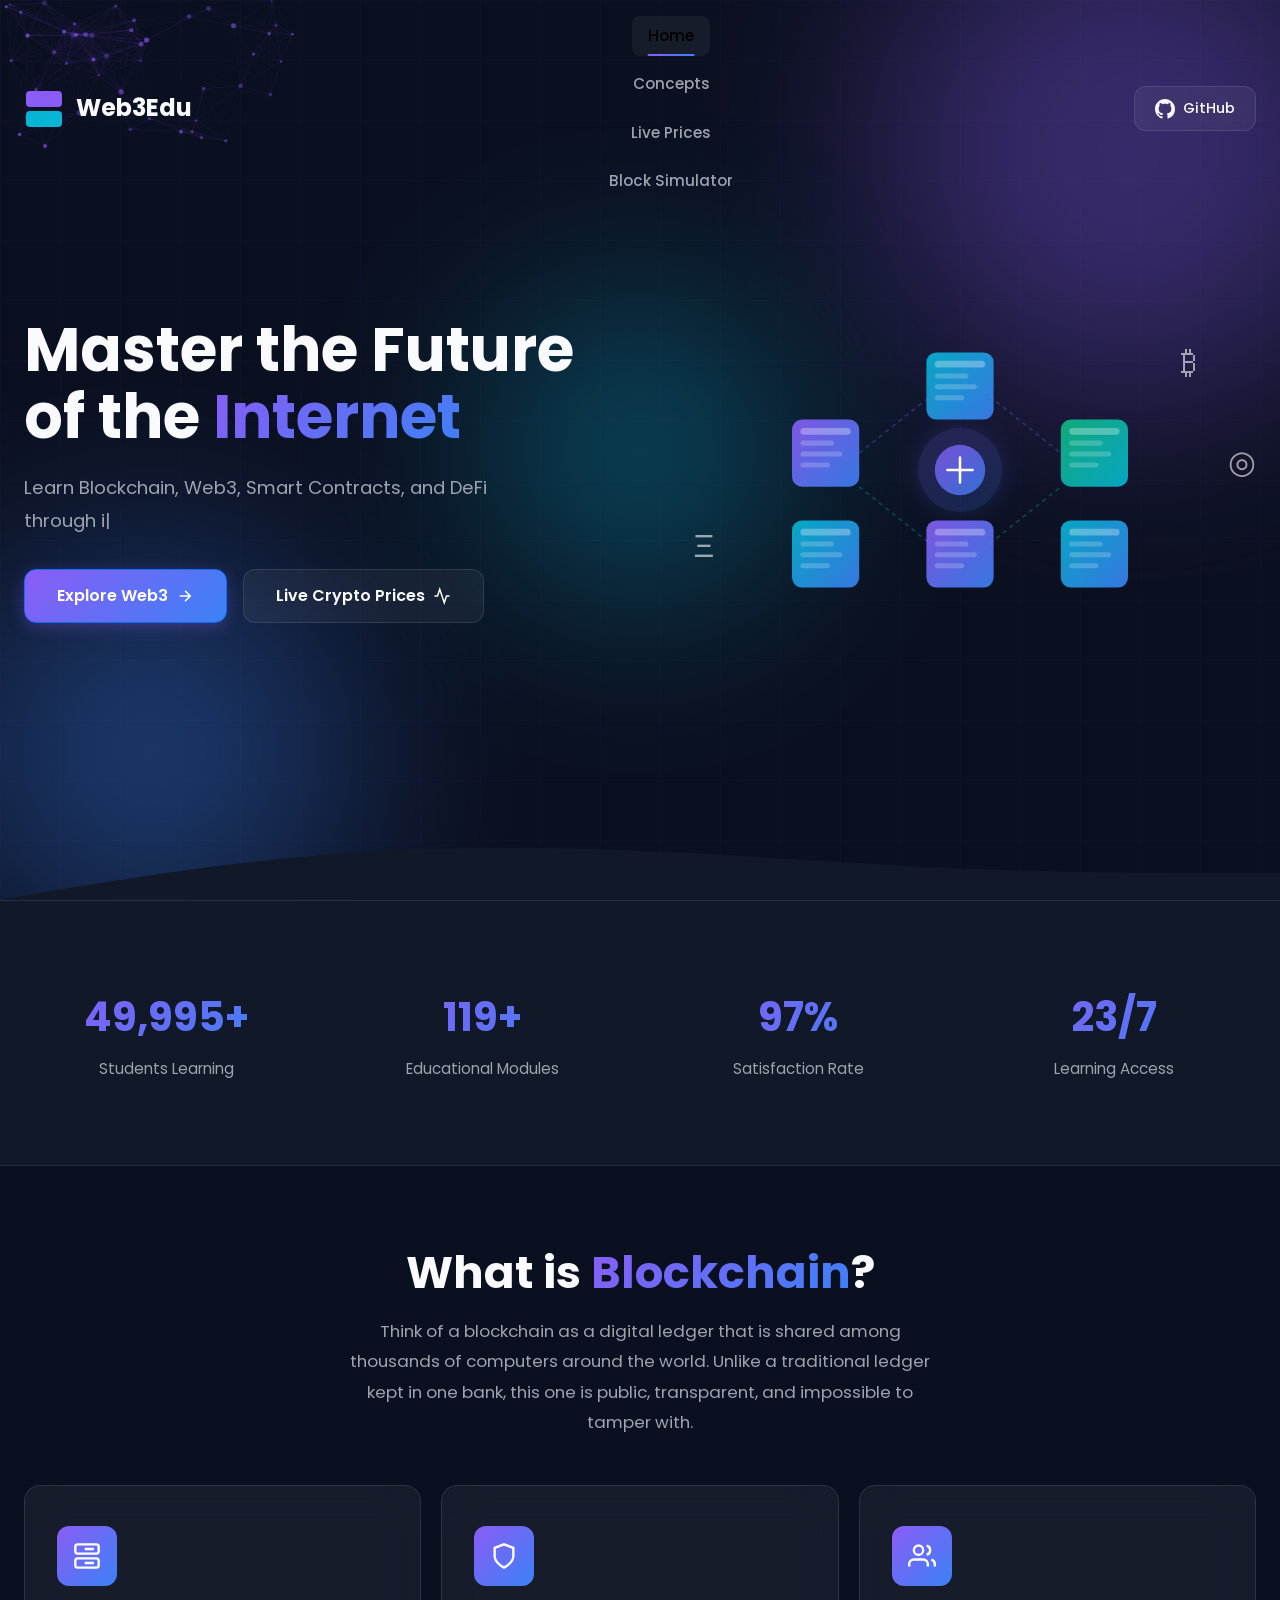
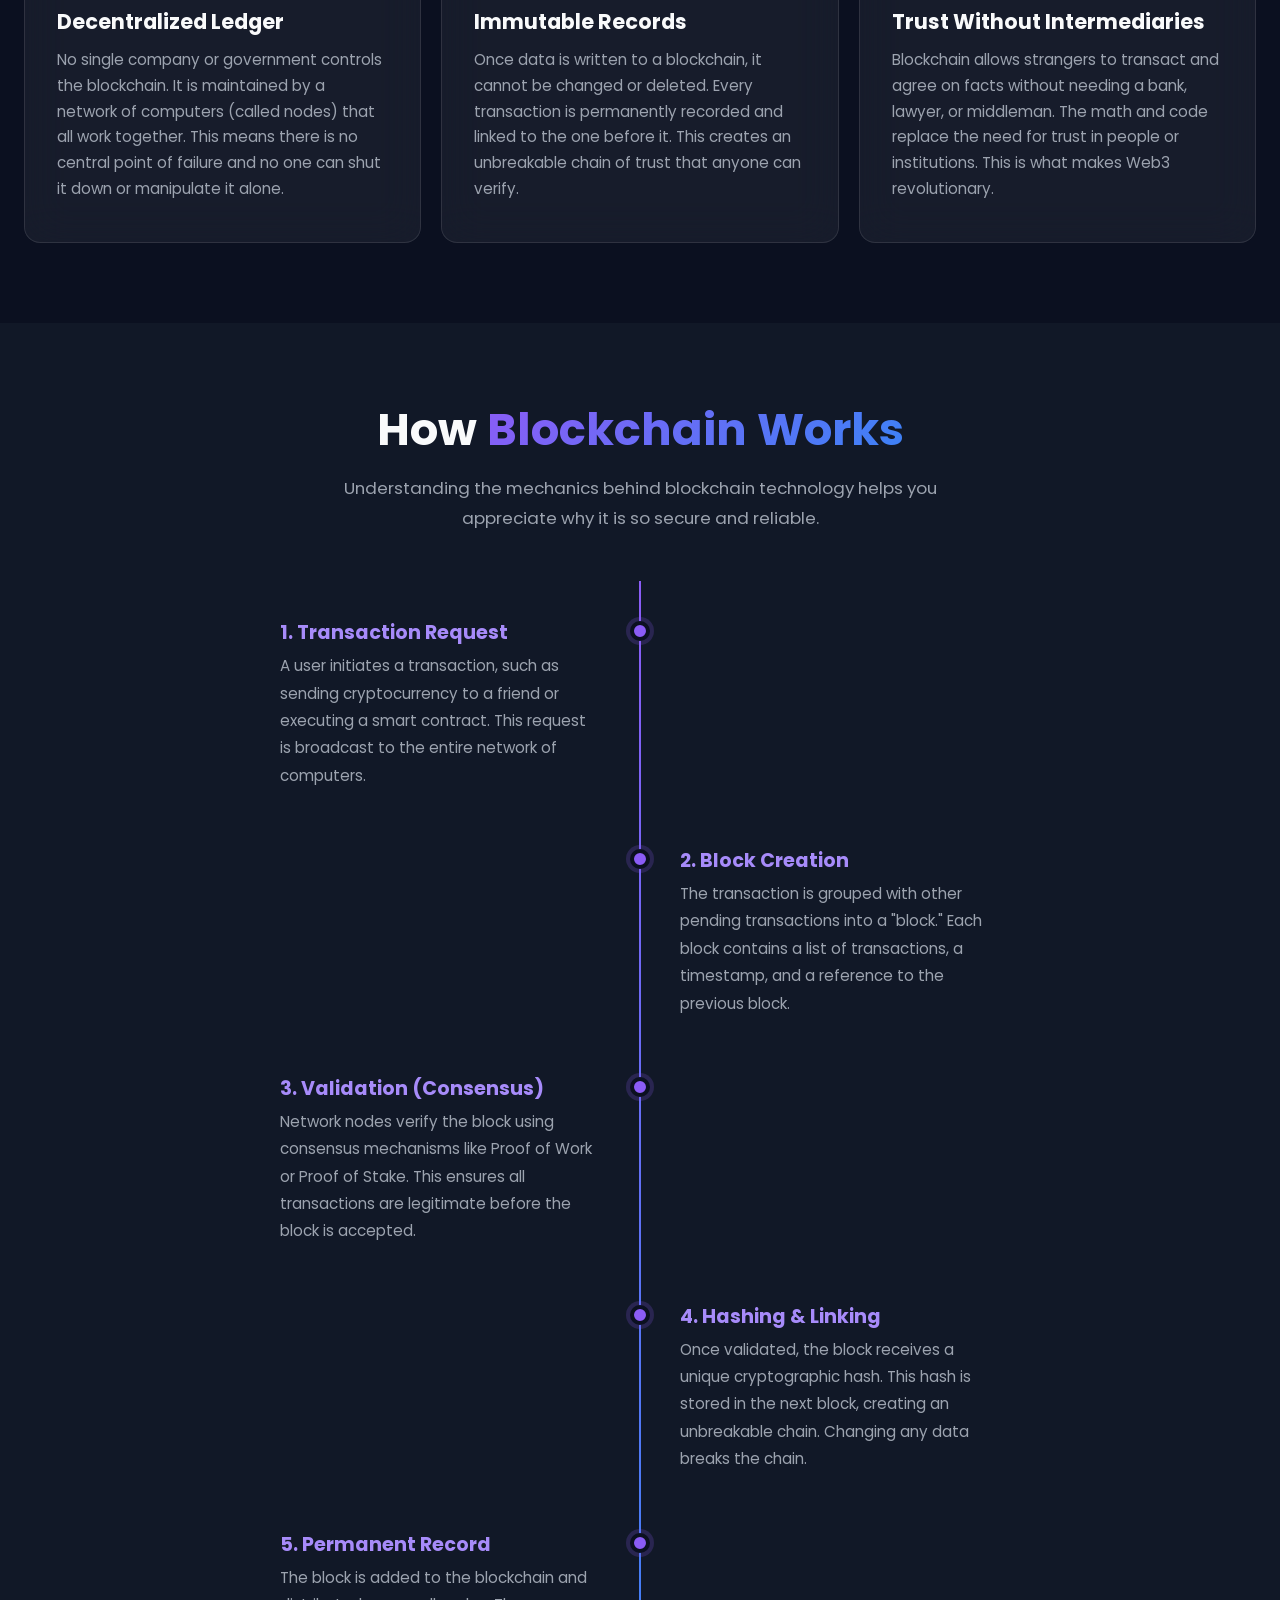
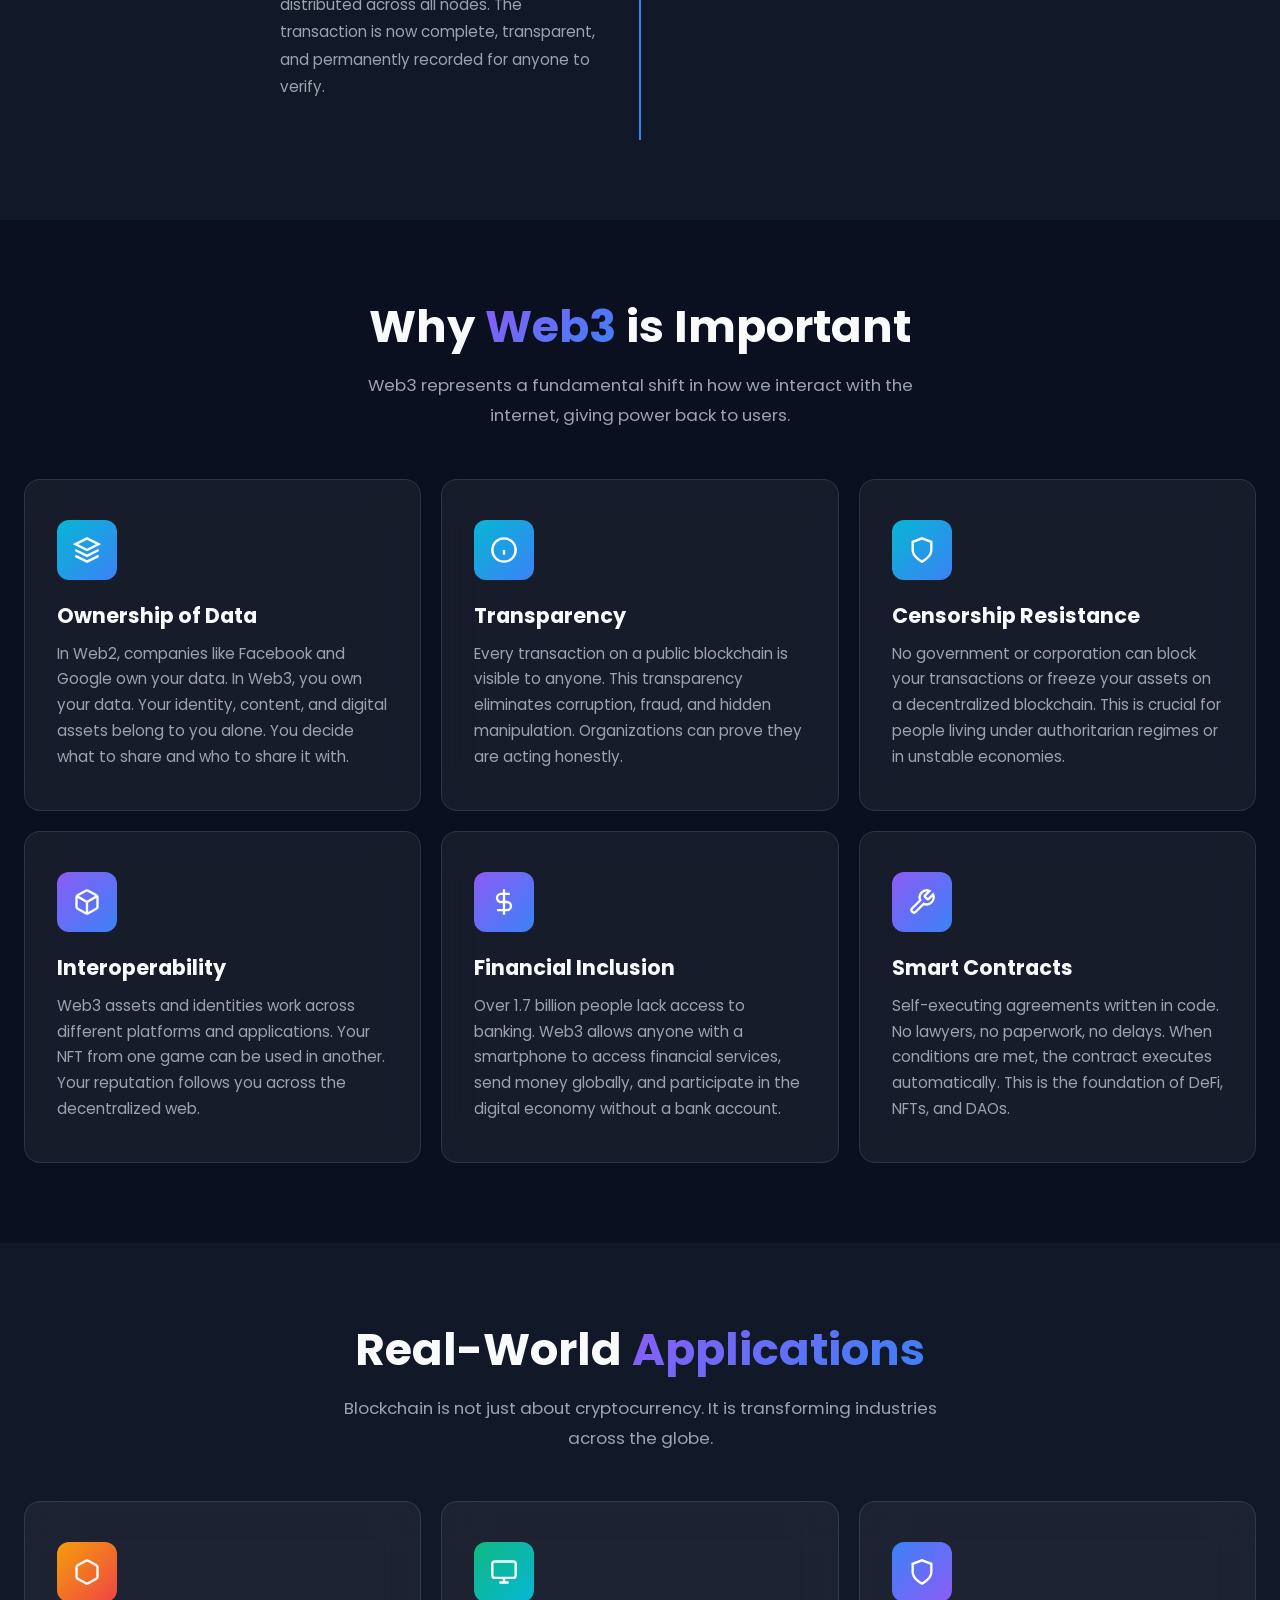
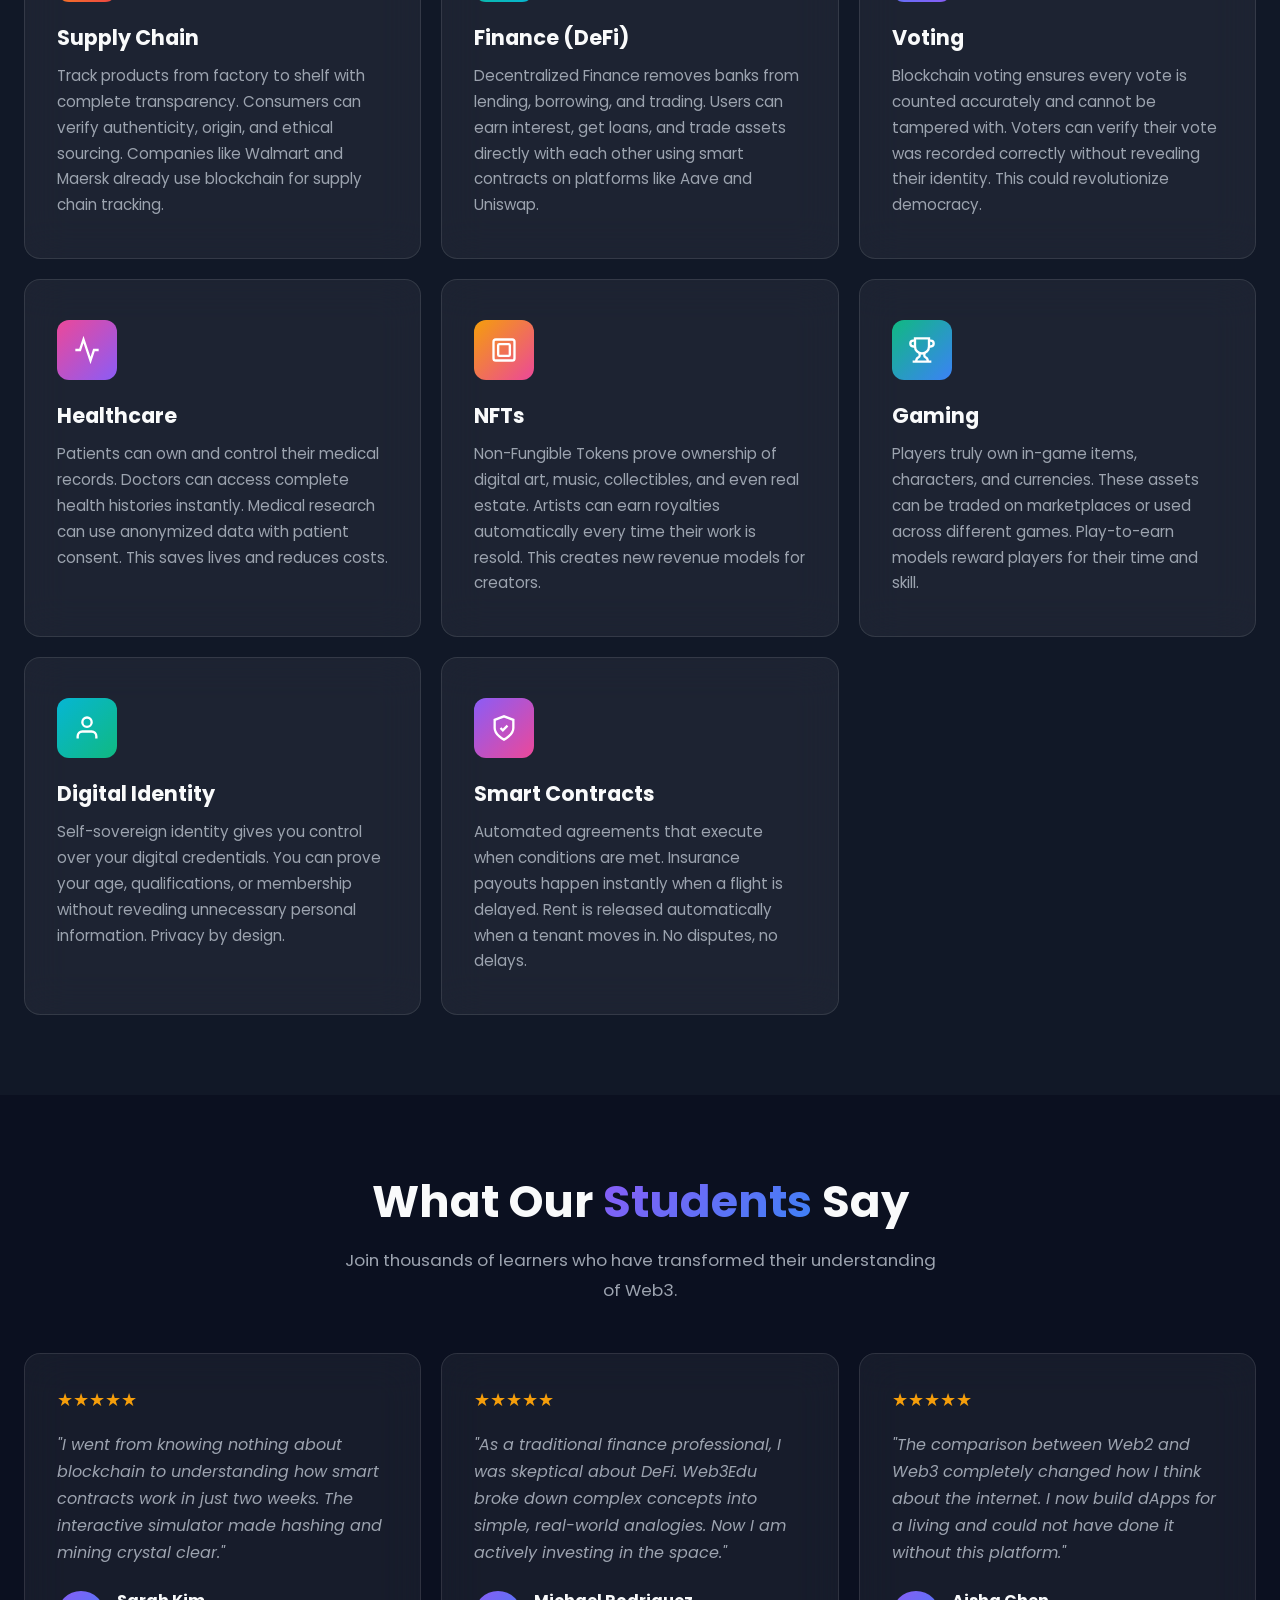
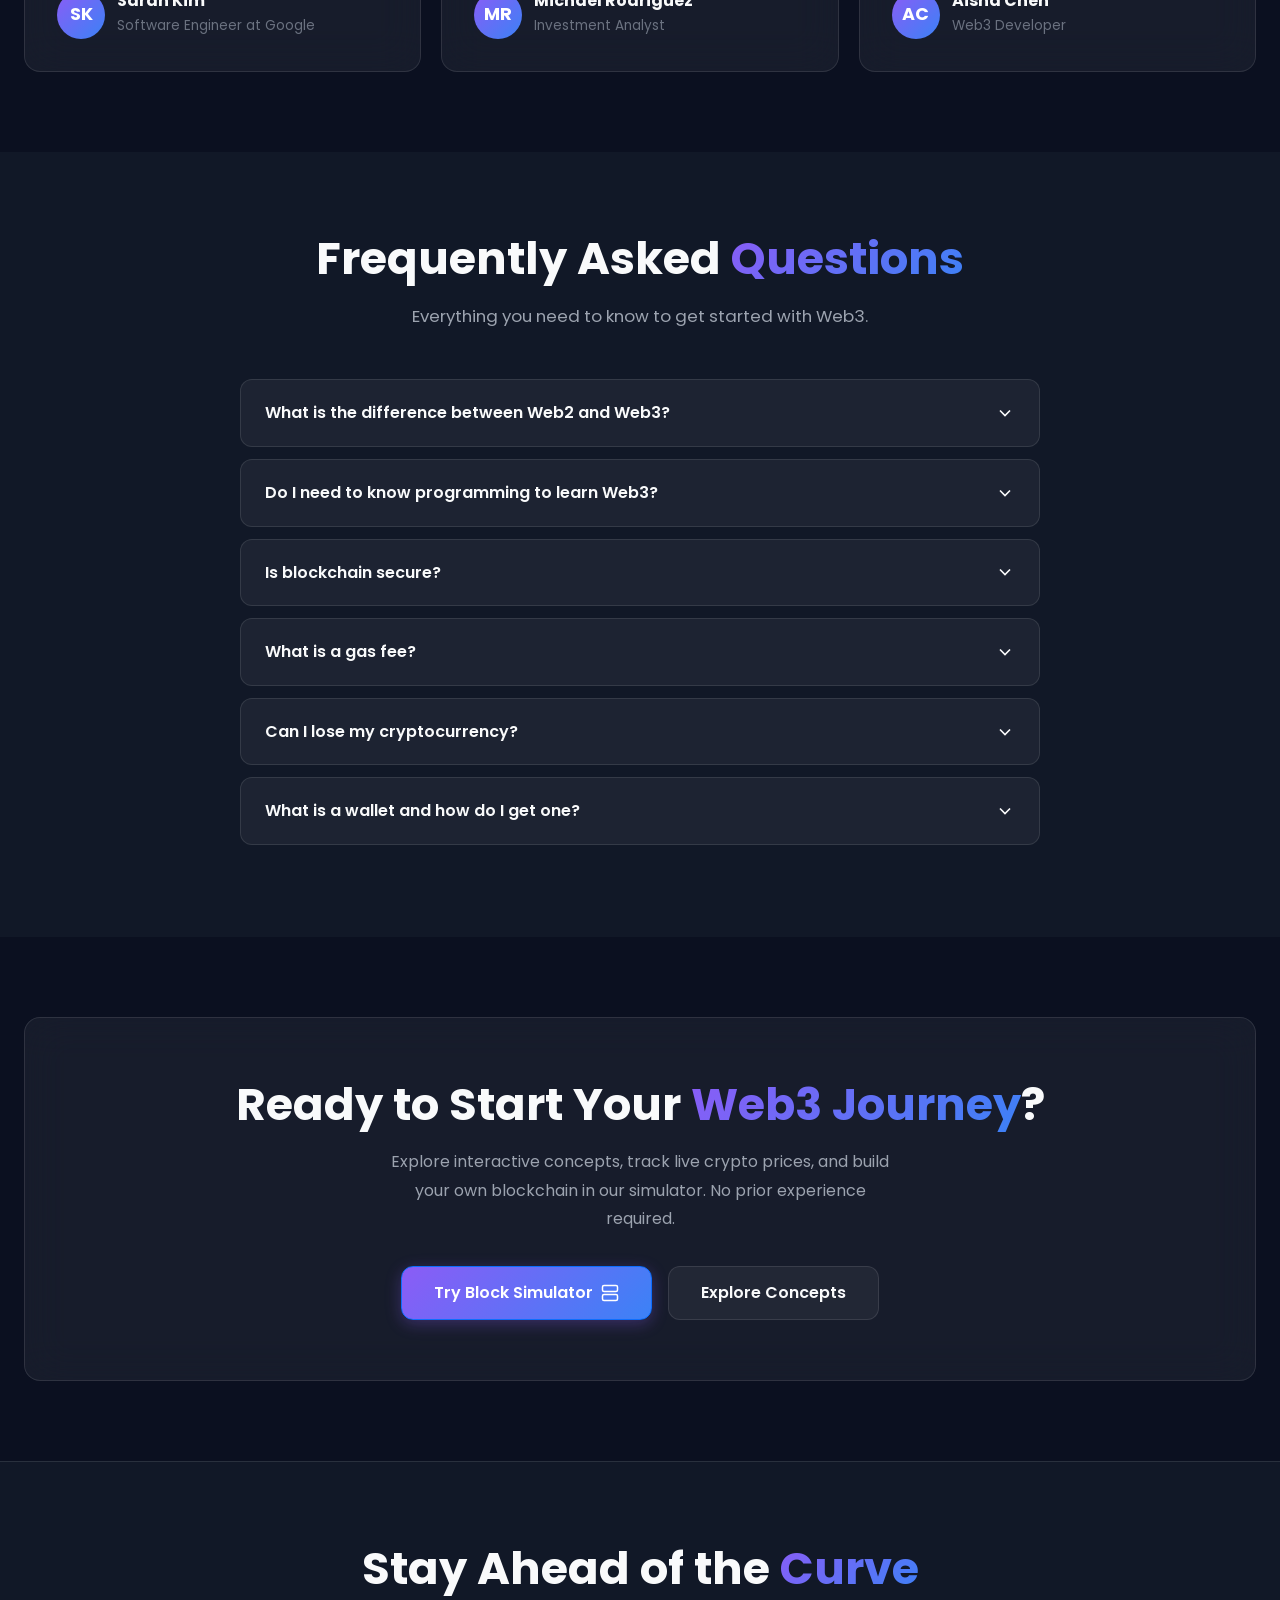
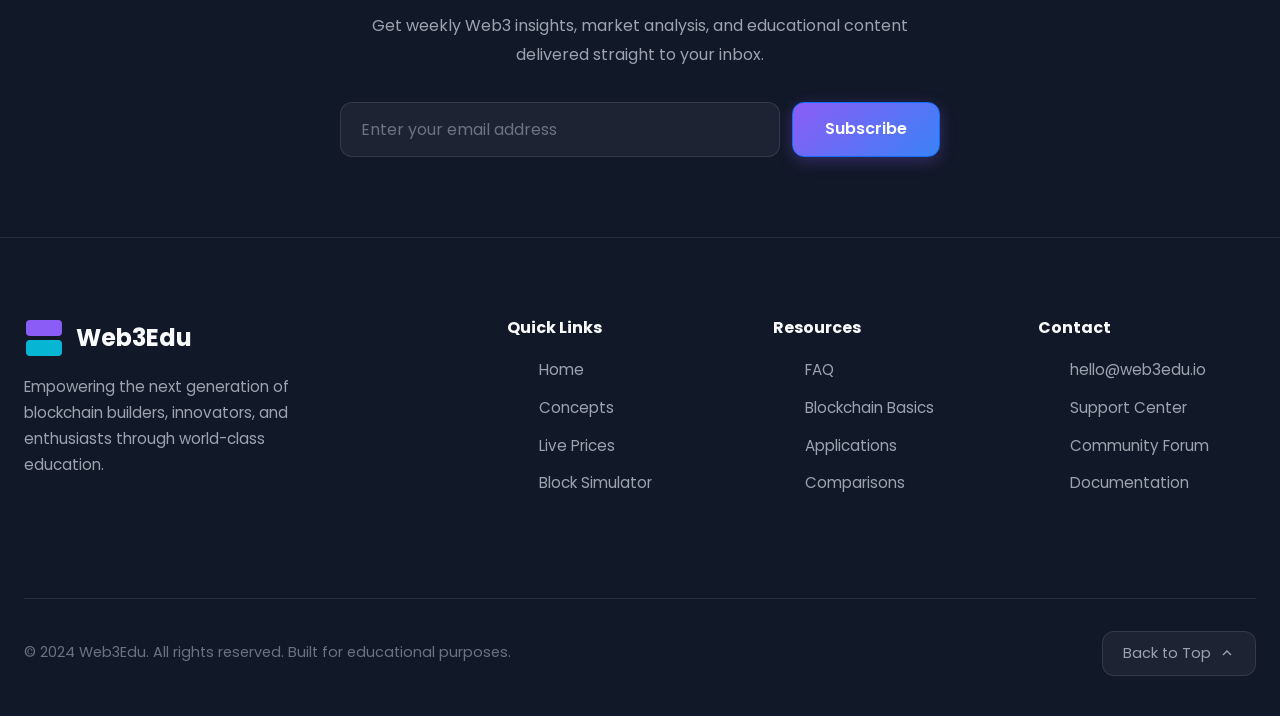
<file: index.html>
<!DOCTYPE html>
<html lang="en">
<head>
  <meta charset="UTF-8">
  <meta name="viewport" content="width=device-width, initial-scale=1.0">
  <meta name="description" content="Web3Edu - Learn Blockchain, Web3, Cryptocurrency, and Smart Contracts with interactive educational content.">
  <meta name="keywords" content="Web3, Blockchain, Cryptocurrency, Ethereum, Bitcoin, Smart Contracts, DeFi, NFT, Education">
  <meta name="author" content="Web3Edu">
  <meta name="theme-color" content="#0B1020">
  <title>Web3Edu - Learn Blockchain & Web3</title>

  <!-- Google Fonts -->
  <link rel="preconnect" href="https://fonts.googleapis.com">
  <link rel="preconnect" href="https://fonts.gstatic.com" crossorigin>
  <link href="https://fonts.googleapis.com/css2?family=Poppins:wght@300;400;500;600;700;800&display=swap" rel="stylesheet">

  <!-- Bootstrap 5 -->
  <link href="https://cdn.jsdelivr.net/npm/bootstrap@5.3.2/dist/css/bootstrap.min.css" rel="stylesheet">

  <!-- Custom CSS -->
  <link rel="stylesheet" href="css/style.css">
  <link rel="stylesheet" href="css/responsive.css">
<base target="_blank">
</head>
<body>
  <!-- Loading Overlay -->
  <div class="loading-overlay">
    <div class="loading-content">
      <svg width="64" height="64" viewBox="0 0 24 24" fill="none" stroke="#8B5CF6" stroke-width="2" style="animation: spin 1s linear infinite;">
        <rect x="2" y="2" width="20" height="8" rx="2"/>
        <rect x="2" y="14" width="20" height="8" rx="2"/>
      </svg>
      <h2>Loading Web3Edu</h2>
      <p>Preparing your blockchain journey...</p>
    </div>
  </div>

  <!-- Scroll Progress Bar -->
  <div class="scroll-progress"></div>

  <!-- Mouse Glow Effect -->
  <div class="mouse-glow"></div>

  <!-- Toast Container -->
  <div class="toast-container"></div>

  <!-- Navbar -->
  <nav class="navbar">
    <div class="container">
      <a href="index.html" class="navbar-brand">
        <svg viewBox="0 0 40 40" fill="none" xmlns="http://www.w3.org/2000/svg">
          <rect x="2" y="2" width="36" height="16" rx="4" fill="url(#grad1)"/>
          <rect x="2" y="22" width="36" height="16" rx="4" fill="url(#grad2)"/>
          <defs>
            <linearGradient id="grad1" x1="0" y1="0" x2="40" y2="0">
              <stop offset="0%" stop-color="#8B5CF6"/>
              <stop offset="100%" stop-color="#3B82F6"/>
            </linearGradient>
            <linearGradient id="grad2" x1="0" y1="0" x2="40" y2="0">
              <stop offset="0%" stop-color="#06B6D4"/>
              <stop offset="100%" stop-color="#3B82F6"/>
            </linearGradient>
          </defs>
        </svg>
        Web3Edu
      </a>

      <ul class="navbar-nav">
        <li><a href="index.html" class="nav-link active">Home</a></li>
        <li><a href="concepts.html" class="nav-link">Concepts</a></li>
        <li><a href="prices.html" class="nav-link">Live Prices</a></li>
        <li><a href="simulator.html" class="nav-link">Block Simulator</a></li>
      </ul>

      <div class="navbar-actions">
        <a href="https://github.com" target="_blank" rel="noopener noreferrer" class="github-btn">
          <svg width="20" height="20" viewBox="0 0 24 24" fill="currentColor">
            <path d="M12 0C5.37 0 0 5.37 0 12c0 5.31 3.435 9.795 8.205 11.385.6.105.825-.255.825-.57 0-.285-.015-1.23-.015-2.235-3.015.555-3.795-.735-4.035-1.41-.135-.345-.72-1.41-1.23-1.695-.42-.225-1.02-.78-.015-.795.945-.015 1.62.87 1.845 1.23 1.08 1.815 2.805 1.305 3.495.99.105-.78.42-1.305.765-1.605-2.67-.3-5.46-1.335-5.46-5.925 0-1.305.465-2.385 1.23-3.225-.12-.3-.54-1.53.12-3.18 0 0 1.005-.315 3.3 1.23.96-.27 1.98-.405 3-.405s2.04.135 3 .405c2.295-1.56 3.3-1.23 3.3-1.23.66 1.65.24 2.88.12 3.18.765.84 1.23 1.905 1.23 3.225 0 4.605-2.805 5.625-5.475 5.925.435.375.81 1.095.81 2.22 0 1.605-.015 2.895-.015 3.3 0 .315.225.69.825.57A12.02 12.02 0 0024 12c0-6.63-5.37-12-12-12z"/>
          </svg>
          <span>GitHub</span>
        </a>
        <button class="hamburger" aria-label="Toggle menu">
          <span></span>
          <span></span>
          <span></span>
        </button>
      </div>
    </div>
  </nav>

  <!-- Hero Section -->
  <section class="hero">
    <div class="hero-bg">
      <div class="gradient-orb orb-1"></div>
      <div class="gradient-orb orb-2"></div>
      <div class="gradient-orb orb-3"></div>
    </div>
    <div class="hero-grid"></div>
    <div class="hero-particles"></div>
    <canvas id="particles-canvas" style="position: absolute; inset: 0; z-index: 2; pointer-events: none;"></canvas>

    <div class="container">
      <div class="hero-content">
        <div class="hero-text">
          <h1>Master the Future of the <span class="text-gradient">Internet</span></h1>
          <p class="typing-text" data-text="Learn Blockchain, Web3, Smart Contracts, and DeFi through interactive, beginner-friendly education." data-speed="30"></p>
          <div class="hero-buttons">
            <a href="concepts.html" class="btn btn-primary btn-ripple">
              Explore Web3
              <svg width="18" height="18" viewBox="0 0 24 24" fill="none" stroke="currentColor" stroke-width="2"><path d="M5 12h14M12 5l7 7-7 7"/></svg>
            </a>
            <a href="prices.html" class="btn btn-secondary btn-ripple">
              Live Crypto Prices
              <svg width="18" height="18" viewBox="0 0 24 24" fill="none" stroke="currentColor" stroke-width="2"><polyline points="22 12 18 12 15 21 9 3 6 12 2 12"/></svg>
            </a>
          </div>
        </div>
        <div class="hero-visual">
          <svg class="hero-illustration" viewBox="0 0 500 400" fill="none" xmlns="http://www.w3.org/2000/svg">
            <!-- Blockchain Illustration -->
            <defs>
              <linearGradient id="blockGrad1" x1="0" y1="0" x2="1" y2="1">
                <stop offset="0%" stop-color="#8B5CF6"/>
                <stop offset="100%" stop-color="#3B82F6"/>
              </linearGradient>
              <linearGradient id="blockGrad2" x1="0" y1="0" x2="1" y2="1">
                <stop offset="0%" stop-color="#06B6D4"/>
                <stop offset="100%" stop-color="#3B82F6"/>
              </linearGradient>
              <linearGradient id="blockGrad3" x1="0" y1="0" x2="1" y2="1">
                <stop offset="0%" stop-color="#10B981"/>
                <stop offset="100%" stop-color="#06B6D4"/>
              </linearGradient>
              <filter id="glow" x="-50%" y="-50%" width="200%" height="200%">
                <feGaussianBlur stdDeviation="15" result="blur"/>
                <feComposite in="SourceGraphic" in2="blur" operator="over"/>
              </filter>
            </defs>

            <!-- Connection Lines -->
            <line x1="130" y1="180" x2="230" y2="100" stroke="rgba(139,92,246,0.3)" stroke-width="2" stroke-dasharray="5,5"/>
            <line x1="270" y1="100" x2="370" y2="180" stroke="rgba(59,130,246,0.3)" stroke-width="2" stroke-dasharray="5,5"/>
            <line x1="130" y1="220" x2="230" y2="300" stroke="rgba(6,182,212,0.3)" stroke-width="2" stroke-dasharray="5,5"/>
            <line x1="270" y1="300" x2="370" y2="220" stroke="rgba(16,185,129,0.3)" stroke-width="2" stroke-dasharray="5,5"/>

            <!-- Block 1 -->
            <rect x="50" y="140" width="80" height="80" rx="12" fill="url(#blockGrad1)" opacity="0.9"/>
            <rect x="60" y="150" width="60" height="8" rx="4" fill="rgba(255,255,255,0.3)"/>
            <rect x="60" y="165" width="40" height="6" rx="3" fill="rgba(255,255,255,0.2)"/>
            <rect x="60" y="178" width="50" height="6" rx="3" fill="rgba(255,255,255,0.2)"/>
            <rect x="60" y="191" width="35" height="6" rx="3" fill="rgba(255,255,255,0.2)"/>

            <!-- Block 2 -->
            <rect x="210" y="60" width="80" height="80" rx="12" fill="url(#blockGrad2)" opacity="0.9"/>
            <rect x="220" y="70" width="60" height="8" rx="4" fill="rgba(255,255,255,0.3)"/>
            <rect x="220" y="85" width="40" height="6" rx="3" fill="rgba(255,255,255,0.2)"/>
            <rect x="220" y="98" width="50" height="6" rx="3" fill="rgba(255,255,255,0.2)"/>
            <rect x="220" y="111" width="35" height="6" rx="3" fill="rgba(255,255,255,0.2)"/>

            <!-- Block 3 -->
            <rect x="370" y="140" width="80" height="80" rx="12" fill="url(#blockGrad3)" opacity="0.9"/>
            <rect x="380" y="150" width="60" height="8" rx="4" fill="rgba(255,255,255,0.3)"/>
            <rect x="380" y="165" width="40" height="6" rx="3" fill="rgba(255,255,255,0.2)"/>
            <rect x="380" y="178" width="50" height="6" rx="3" fill="rgba(255,255,255,0.2)"/>
            <rect x="380" y="191" width="35" height="6" rx="3" fill="rgba(255,255,255,0.2)"/>

            <!-- Block 4 -->
            <rect x="50" y="260" width="80" height="80" rx="12" fill="url(#blockGrad2)" opacity="0.9"/>
            <rect x="60" y="270" width="60" height="8" rx="4" fill="rgba(255,255,255,0.3)"/>
            <rect x="60" y="285" width="40" height="6" rx="3" fill="rgba(255,255,255,0.2)"/>
            <rect x="60" y="298" width="50" height="6" rx="3" fill="rgba(255,255,255,0.2)"/>
            <rect x="60" y="311" width="35" height="6" rx="3" fill="rgba(255,255,255,0.2)"/>

            <!-- Block 5 -->
            <rect x="210" y="260" width="80" height="80" rx="12" fill="url(#blockGrad1)" opacity="0.9"/>
            <rect x="220" y="270" width="60" height="8" rx="4" fill="rgba(255,255,255,0.3)"/>
            <rect x="220" y="285" width="40" height="6" rx="3" fill="rgba(255,255,255,0.2)"/>
            <rect x="220" y="298" width="50" height="6" rx="3" fill="rgba(255,255,255,0.2)"/>
            <rect x="220" y="311" width="35" height="6" rx="3" fill="rgba(255,255,255,0.2)"/>

            <!-- Block 6 -->
            <rect x="370" y="260" width="80" height="80" rx="12" fill="url(#blockGrad2)" opacity="0.9"/>
            <rect x="380" y="270" width="60" height="8" rx="4" fill="rgba(255,255,255,0.3)"/>
            <rect x="380" y="285" width="40" height="6" rx="3" fill="rgba(255,255,255,0.2)"/>
            <rect x="380" y="298" width="50" height="6" rx="3" fill="rgba(255,255,255,0.2)"/>
            <rect x="380" y="311" width="35" height="6" rx="3" fill="rgba(255,255,255,0.2)"/>

            <!-- Central Hub -->
            <circle cx="250" cy="200" r="50" fill="url(#blockGrad1)" opacity="0.2" filter="url(#glow)"/>
            <circle cx="250" cy="200" r="30" fill="url(#blockGrad1)" opacity="0.8"/>
            <path d="M235 200h30M250 185v30" stroke="white" stroke-width="3" stroke-linecap="round"/>
          </svg>

          <div class="floating-coin">&#x20BF;</div>
          <div class="floating-coin">&#x039E;</div>
          <div class="floating-coin">&#x25CE;</div>
        </div>
      </div>
    </div>

    <!-- Wave Divider -->
    <div class="wave-divider">
      <svg viewBox="0 0 1440 120" fill="none" xmlns="http://www.w3.org/2000/svg" preserveAspectRatio="none">
        <path d="M0 120L60 110C120 100 240 80 360 70C480 60 600 60 720 65C840 70 960 80 1080 85C1200 90 1320 90 1380 90L1440 90V120H1380C1320 120 1200 120 1080 120C960 120 840 120 720 120C600 120 480 120 360 120C240 120 120 120 60 120H0Z" fill="#111827"/>
      </svg>
    </div>
  </section>

  <!-- Stats Section -->
  <section class="stats-section">
    <div class="container">
      <div class="stats-grid">
        <div class="stat-item fade-in">
          <div class="stat-number" data-counter="50000" data-suffix="+">0</div>
          <div class="stat-label">Students Learning</div>
        </div>
        <div class="stat-item fade-in stagger-1">
          <div class="stat-number" data-counter="120" data-suffix="+">0</div>
          <div class="stat-label">Educational Modules</div>
        </div>
        <div class="stat-item fade-in stagger-2">
          <div class="stat-number" data-counter="98" data-suffix="%">0</div>
          <div class="stat-label">Satisfaction Rate</div>
        </div>
        <div class="stat-item fade-in stagger-3">
          <div class="stat-number" data-counter="24" data-suffix="/7">0</div>
          <div class="stat-label">Learning Access</div>
        </div>
      </div>
    </div>
  </section>

  <!-- What is Blockchain Section -->
  <section class="section-padding" id="blockchain">
    <div class="container">
      <div class="section-header fade-in">
        <h2>What is <span class="text-gradient">Blockchain</span>?</h2>
        <p>Think of a blockchain as a digital ledger that is shared among thousands of computers around the world. Unlike a traditional ledger kept in one bank, this one is public, transparent, and impossible to tamper with.</p>
      </div>

      <div class="features-grid">
        <div class="feature-card fade-in">
          <div class="feature-icon">
            <svg width="28" height="28" viewBox="0 0 24 24" fill="none" stroke="white" stroke-width="2"><rect x="2" y="2" width="20" height="8" rx="2"/><rect x="2" y="14" width="20" height="8" rx="2"/><line x1="6" y1="6" x2="6" y2="6"/><line x1="10" y1="6" x2="18" y2="6"/><line x1="6" y1="18" x2="6" y2="18"/><line x1="10" y1="18" x2="18" y2="18"/></svg>
          </div>
          <h3>Decentralized Ledger</h3>
          <p>No single company or government controls the blockchain. It is maintained by a network of computers (called nodes) that all work together. This means there is no central point of failure and no one can shut it down or manipulate it alone.</p>
        </div>

        <div class="feature-card fade-in stagger-1">
          <div class="feature-icon">
            <svg width="28" height="28" viewBox="0 0 24 24" fill="none" stroke="white" stroke-width="2"><path d="M12 22s8-4 8-10V5l-8-3-8 3v7c0 6 8 10 8 10z"/></svg>
          </div>
          <h3>Immutable Records</h3>
          <p>Once data is written to a blockchain, it cannot be changed or deleted. Every transaction is permanently recorded and linked to the one before it. This creates an unbreakable chain of trust that anyone can verify.</p>
        </div>

        <div class="feature-card fade-in stagger-2">
          <div class="feature-icon">
            <svg width="28" height="28" viewBox="0 0 24 24" fill="none" stroke="white" stroke-width="2"><path d="M17 21v-2a4 4 0 00-4-4H5a4 4 0 00-4 4v2"/><circle cx="9" cy="7" r="4"/><path d="M23 21v-2a4 4 0 00-3-3.87M16 3.13a4 4 0 010 7.75"/></svg>
          </div>
          <h3>Trust Without Intermediaries</h3>
          <p>Blockchain allows strangers to transact and agree on facts without needing a bank, lawyer, or middleman. The math and code replace the need for trust in people or institutions. This is what makes Web3 revolutionary.</p>
        </div>
      </div>
    </div>
  </section>

  <!-- How Blockchain Works Section -->
  <section class="section-padding" style="background: var(--bg-secondary);" id="how-it-works">
    <div class="container">
      <div class="section-header fade-in">
        <h2>How <span class="text-gradient">Blockchain Works</span></h2>
        <p>Understanding the mechanics behind blockchain technology helps you appreciate why it is so secure and reliable.</p>
      </div>

      <div class="timeline">
        <div class="timeline-item fade-in">
          <div class="timeline-dot"></div>
          <div class="timeline-content">
            <h3>1. Transaction Request</h3>
            <p>A user initiates a transaction, such as sending cryptocurrency to a friend or executing a smart contract. This request is broadcast to the entire network of computers.</p>
          </div>
        </div>

        <div class="timeline-item fade-in">
          <div class="timeline-dot"></div>
          <div class="timeline-content">
            <h3>2. Block Creation</h3>
            <p>The transaction is grouped with other pending transactions into a "block." Each block contains a list of transactions, a timestamp, and a reference to the previous block.</p>
          </div>
        </div>

        <div class="timeline-item fade-in">
          <div class="timeline-dot"></div>
          <div class="timeline-content">
            <h3>3. Validation (Consensus)</h3>
            <p>Network nodes verify the block using consensus mechanisms like Proof of Work or Proof of Stake. This ensures all transactions are legitimate before the block is accepted.</p>
          </div>
        </div>

        <div class="timeline-item fade-in">
          <div class="timeline-dot"></div>
          <div class="timeline-content">
            <h3>4. Hashing & Linking</h3>
            <p>Once validated, the block receives a unique cryptographic hash. This hash is stored in the next block, creating an unbreakable chain. Changing any data breaks the chain.</p>
          </div>
        </div>

        <div class="timeline-item fade-in">
          <div class="timeline-dot"></div>
          <div class="timeline-content">
            <h3>5. Permanent Record</h3>
            <p>The block is added to the blockchain and distributed across all nodes. The transaction is now complete, transparent, and permanently recorded for anyone to verify.</p>
          </div>
        </div>
      </div>
    </div>
  </section>

  <!-- Why Web3 Matters -->
  <section class="section-padding" id="why-web3">
    <div class="container">
      <div class="section-header fade-in">
        <h2>Why <span class="text-gradient">Web3</span> is Important</h2>
        <p>Web3 represents a fundamental shift in how we interact with the internet, giving power back to users.</p>
      </div>

      <div class="features-grid">
        <div class="feature-card fade-in">
          <div class="feature-icon" style="background: var(--gradient-cyan);">
            <svg width="28" height="28" viewBox="0 0 24 24" fill="none" stroke="white" stroke-width="2"><path d="M12 2L2 7l10 5 10-5-10-5z"/><path d="M2 17l10 5 10-5"/><path d="M2 12l10 5 10-5"/></svg>
          </div>
          <h3>Ownership of Data</h3>
          <p>In Web2, companies like Facebook and Google own your data. In Web3, you own your data. Your identity, content, and digital assets belong to you alone. You decide what to share and who to share it with.</p>
        </div>

        <div class="feature-card fade-in stagger-1">
          <div class="feature-icon" style="background: var(--gradient-cyan);">
            <svg width="28" height="28" viewBox="0 0 24 24" fill="none" stroke="white" stroke-width="2"><circle cx="12" cy="12" r="10"/><line x1="12" y1="16" x2="12" y2="12"/><line x1="12" y1="8" x2="12.01" y2="8"/></svg>
          </div>
          <h3>Transparency</h3>
          <p>Every transaction on a public blockchain is visible to anyone. This transparency eliminates corruption, fraud, and hidden manipulation. Organizations can prove they are acting honestly.</p>
        </div>

        <div class="feature-card fade-in stagger-2">
          <div class="feature-icon" style="background: var(--gradient-cyan);">
            <svg width="28" height="28" viewBox="0 0 24 24" fill="none" stroke="white" stroke-width="2"><path d="M12 22s8-4 8-10V5l-8-3-8 3v7c0 6 8 10 8 10z"/></svg>
          </div>
          <h3>Censorship Resistance</h3>
          <p>No government or corporation can block your transactions or freeze your assets on a decentralized blockchain. This is crucial for people living under authoritarian regimes or in unstable economies.</p>
        </div>

        <div class="feature-card fade-in">
          <div class="feature-icon" style="background: var(--gradient-purple);">
            <svg width="28" height="28" viewBox="0 0 24 24" fill="none" stroke="white" stroke-width="2"><path d="M21 16V8a2 2 0 00-1-1.73l-7-4a2 2 0 00-2 0l-7 4A2 2 0 003 8v8a2 2 0 001 1.73l7 4a2 2 0 002 0l7-4A2 2 0 0021 16z"/><polyline points="3.27 6.96 12 12.01 20.73 6.96"/><line x1="12" y1="22.08" x2="12" y2="12"/></svg>
          </div>
          <h3>Interoperability</h3>
          <p>Web3 assets and identities work across different platforms and applications. Your NFT from one game can be used in another. Your reputation follows you across the decentralized web.</p>
        </div>

        <div class="feature-card fade-in stagger-1">
          <div class="feature-icon" style="background: var(--gradient-purple);">
            <svg width="28" height="28" viewBox="0 0 24 24" fill="none" stroke="white" stroke-width="2"><path d="M12 1v22M17 5H9.5a3.5 3.5 0 000 7h5a3.5 3.5 0 010 7H6"/></svg>
          </div>
          <h3>Financial Inclusion</h3>
          <p>Over 1.7 billion people lack access to banking. Web3 allows anyone with a smartphone to access financial services, send money globally, and participate in the digital economy without a bank account.</p>
        </div>

        <div class="feature-card fade-in stagger-2">
          <div class="feature-icon" style="background: var(--gradient-purple);">
            <svg width="28" height="28" viewBox="0 0 24 24" fill="none" stroke="white" stroke-width="2"><path d="M14.7 6.3a1 1 0 000 1.4l1.6 1.6a1 1 0 001.4 0l3.77-3.77a6 6 0 01-7.94 7.94l-6.91 6.91a2.12 2.12 0 01-3-3l6.91-6.91a6 6 0 017.94-7.94l-3.76 3.76z"/></svg>
          </div>
          <h3>Smart Contracts</h3>
          <p>Self-executing agreements written in code. No lawyers, no paperwork, no delays. When conditions are met, the contract executes automatically. This is the foundation of DeFi, NFTs, and DAOs.</p>
        </div>
      </div>
    </div>
  </section>

  <!-- Applications Section -->
  <section class="section-padding" style="background: var(--bg-secondary);" id="applications">
    <div class="container">
      <div class="section-header fade-in">
        <h2>Real-World <span class="text-gradient">Applications</span></h2>
        <p>Blockchain is not just about cryptocurrency. It is transforming industries across the globe.</p>
      </div>

      <div class="features-grid">
        <div class="feature-card fade-in">
          <div class="feature-icon" style="background: linear-gradient(135deg, #F59E0B 0%, #EF4444 100%);">
            <svg width="28" height="28" viewBox="0 0 24 24" fill="none" stroke="white" stroke-width="2"><path d="M21 16V8a2 2 0 00-1-1.73l-7-4a2 2 0 00-2 0l-7 4A2 2 0 003 8v8a2 2 0 001 1.73l7 4a2 2 0 002 0l7-4A2 2 0 0021 16z"/></svg>
          </div>
          <h3>Supply Chain</h3>
          <p>Track products from factory to shelf with complete transparency. Consumers can verify authenticity, origin, and ethical sourcing. Companies like Walmart and Maersk already use blockchain for supply chain tracking.</p>
        </div>

        <div class="feature-card fade-in stagger-1">
          <div class="feature-icon" style="background: linear-gradient(135deg, #10B981 0%, #06B6D4 100%);">
            <svg width="28" height="28" viewBox="0 0 24 24" fill="none" stroke="white" stroke-width="2"><rect x="2" y="3" width="20" height="14" rx="2"/><line x1="8" y1="21" x2="16" y2="21"/><line x1="12" y1="17" x2="12" y2="21"/></svg>
          </div>
          <h3>Finance (DeFi)</h3>
          <p>Decentralized Finance removes banks from lending, borrowing, and trading. Users can earn interest, get loans, and trade assets directly with each other using smart contracts on platforms like Aave and Uniswap.</p>
        </div>

        <div class="feature-card fade-in stagger-2">
          <div class="feature-icon" style="background: linear-gradient(135deg, #3B82F6 0%, #8B5CF6 100%);">
            <svg width="28" height="28" viewBox="0 0 24 24" fill="none" stroke="white" stroke-width="2"><path d="M12 22s8-4 8-10V5l-8-3-8 3v7c0 6 8 10 8 10z"/></svg>
          </div>
          <h3>Voting</h3>
          <p>Blockchain voting ensures every vote is counted accurately and cannot be tampered with. Voters can verify their vote was recorded correctly without revealing their identity. This could revolutionize democracy.</p>
        </div>

        <div class="feature-card fade-in">
          <div class="feature-icon" style="background: linear-gradient(135deg, #EC4899 0%, #8B5CF6 100%);">
            <svg width="28" height="28" viewBox="0 0 24 24" fill="none" stroke="white" stroke-width="2"><path d="M22 12h-4l-3 9L9 3l-3 9H2"/></svg>
          </div>
          <h3>Healthcare</h3>
          <p>Patients can own and control their medical records. Doctors can access complete health histories instantly. Medical research can use anonymized data with patient consent. This saves lives and reduces costs.</p>
        </div>

        <div class="feature-card fade-in stagger-1">
          <div class="feature-icon" style="background: linear-gradient(135deg, #F59E0B 0%, #EC4899 100%);">
            <svg width="28" height="28" viewBox="0 0 24 24" fill="none" stroke="white" stroke-width="2"><rect x="3" y="3" width="18" height="18" rx="2"/><rect x="7" y="7" width="10" height="10" rx="1"/></svg>
          </div>
          <h3>NFTs</h3>
          <p>Non-Fungible Tokens prove ownership of digital art, music, collectibles, and even real estate. Artists can earn royalties automatically every time their work is resold. This creates new revenue models for creators.</p>
        </div>

        <div class="feature-card fade-in stagger-2">
          <div class="feature-icon" style="background: linear-gradient(135deg, #10B981 0%, #3B82F6 100%);">
            <svg width="28" height="28" viewBox="0 0 24 24" fill="none" stroke="white" stroke-width="2"><path d="M6 9H4.5a2.5 2.5 0 010-5H6"/><path d="M18 9h1.5a2.5 2.5 0 000-5H18"/><path d="M4 22h16"/><path d="M10 14.66V17c0 .55-.47.98-.97 1.21C7.85 18.75 7 20.24 7 22"/><path d="M14 14.66V17c0 .55.47.98.97 1.21C16.15 18.75 17 20.24 17 22"/><path d="M18 2H6v7a6 6 0 0012 0V2z"/></svg>
          </div>
          <h3>Gaming</h3>
          <p>Players truly own in-game items, characters, and currencies. These assets can be traded on marketplaces or used across different games. Play-to-earn models reward players for their time and skill.</p>
        </div>

        <div class="feature-card fade-in">
          <div class="feature-icon" style="background: linear-gradient(135deg, #06B6D4 0%, #10B981 100%);">
            <svg width="28" height="28" viewBox="0 0 24 24" fill="none" stroke="white" stroke-width="2"><path d="M20 21v-2a4 4 0 00-4-4H8a4 4 0 00-4 4v2"/><circle cx="12" cy="7" r="4"/></svg>
          </div>
          <h3>Digital Identity</h3>
          <p>Self-sovereign identity gives you control over your digital credentials. You can prove your age, qualifications, or membership without revealing unnecessary personal information. Privacy by design.</p>
        </div>

        <div class="feature-card fade-in stagger-1">
          <div class="feature-icon" style="background: linear-gradient(135deg, #8B5CF6 0%, #EC4899 100%);">
            <svg width="28" height="28" viewBox="0 0 24 24" fill="none" stroke="white" stroke-width="2"><path d="M12 22s8-4 8-10V5l-8-3-8 3v7c0 6 8 10 8 10z"/><path d="M9 12l2 2 4-4"/></svg>
          </div>
          <h3>Smart Contracts</h3>
          <p>Automated agreements that execute when conditions are met. Insurance payouts happen instantly when a flight is delayed. Rent is released automatically when a tenant moves in. No disputes, no delays.</p>
        </div>
      </div>
    </div>
  </section>

  <!-- Testimonials Section -->
  <section class="section-padding" id="testimonials">
    <div class="container">
      <div class="section-header fade-in">
        <h2>What Our <span class="text-gradient">Students</span> Say</h2>
        <p>Join thousands of learners who have transformed their understanding of Web3.</p>
      </div>

      <div class="testimonials-grid">
        <div class="testimonial-card fade-in">
          <div class="testimonial-stars">
            &#9733;&#9733;&#9733;&#9733;&#9733;
          </div>
          <p class="testimonial-text">"I went from knowing nothing about blockchain to understanding how smart contracts work in just two weeks. The interactive simulator made hashing and mining crystal clear."</p>
          <div class="testimonial-author">
            <div class="testimonial-avatar">SK</div>
            <div>
              <h4>Sarah Kim</h4>
              <span>Software Engineer at Google</span>
            </div>
          </div>
        </div>

        <div class="testimonial-card fade-in stagger-1">
          <div class="testimonial-stars">
            &#9733;&#9733;&#9733;&#9733;&#9733;
          </div>
          <p class="testimonial-text">"As a traditional finance professional, I was skeptical about DeFi. Web3Edu broke down complex concepts into simple, real-world analogies. Now I am actively investing in the space."</p>
          <div class="testimonial-author">
            <div class="testimonial-avatar">MR</div>
            <div>
              <h4>Michael Rodriguez</h4>
              <span>Investment Analyst</span>
            </div>
          </div>
        </div>

        <div class="testimonial-card fade-in stagger-2">
          <div class="testimonial-stars">
            &#9733;&#9733;&#9733;&#9733;&#9733;
          </div>
          <p class="testimonial-text">"The comparison between Web2 and Web3 completely changed how I think about the internet. I now build dApps for a living and could not have done it without this platform."</p>
          <div class="testimonial-author">
            <div class="testimonial-avatar">AC</div>
            <div>
              <h4>Aisha Chen</h4>
              <span>Web3 Developer</span>
            </div>
          </div>
        </div>
      </div>
    </div>
  </section>

  <!-- FAQ Section -->
  <section class="section-padding" style="background: var(--bg-secondary);" id="faq">
    <div class="container">
      <div class="section-header fade-in">
        <h2>Frequently Asked <span class="text-gradient">Questions</span></h2>
        <p>Everything you need to know to get started with Web3.</p>
      </div>

      <div class="faq-list">
        <div class="faq-item fade-in">
          <button class="faq-question">
            What is the difference between Web2 and Web3?
            <svg width="20" height="20" viewBox="0 0 24 24" fill="none" stroke="currentColor" stroke-width="2"><path d="M6 9l6 6 6-6"/></svg>
          </button>
          <div class="faq-answer">
            <p>Web2 is the internet we use today, dominated by centralized platforms like Facebook, Google, and Amazon that control your data and monetize your attention. Web3 is the next evolution, built on decentralized networks where users own their data, content, and digital assets. In Web3, you are not the product; you are the owner.</p>
          </div>
        </div>

        <div class="faq-item fade-in">
          <button class="faq-question">
            Do I need to know programming to learn Web3?
            <svg width="20" height="20" viewBox="0 0 24 24" fill="none" stroke="currentColor" stroke-width="2"><path d="M6 9l6 6 6-6"/></svg>
          </button>
          <div class="faq-answer">
            <p>Absolutely not. While programming helps if you want to build dApps or smart contracts, understanding blockchain concepts, using wallets, and participating in DeFi requires no coding knowledge. Start with the concepts and go as deep as you want.</p>
          </div>
        </div>

        <div class="faq-item fade-in">
          <button class="faq-question">
            Is blockchain secure?
            <svg width="20" height="20" viewBox="0 0 24 24" fill="none" stroke="currentColor" stroke-width="2"><path d="M6 9l6 6 6-6"/></svg>
          </button>
          <div class="faq-answer">
            <p>Blockchains are among the most secure systems ever invented. The combination of cryptography, decentralization, and consensus makes them virtually impossible to hack. However, individual wallets and exchanges can be compromised if users are careless with private keys. Security is a shared responsibility.</p>
          </div>
        </div>

        <div class="faq-item fade-in">
          <button class="faq-question">
            What is a gas fee?
            <svg width="20" height="20" viewBox="0 0 24 24" fill="none" stroke="currentColor" stroke-width="2"><path d="M6 9l6 6 6-6"/></svg>
          </button>
          <div class="faq-answer">
            <p>Gas fees are payments made to compensate for the computing energy required to process and validate transactions on the blockchain. Think of it like postage for sending a letter. Fees vary based on network congestion. Layer 2 solutions like Arbitrum and Polygon significantly reduce these costs.</p>
          </div>
        </div>

        <div class="faq-item fade-in">
          <button class="faq-question">
            Can I lose my cryptocurrency?
            <svg width="20" height="20" viewBox="0 0 24 24" fill="none" stroke="currentColor" stroke-width="2"><path d="M6 9l6 6 6-6"/></svg>
          </button>
          <div class="faq-answer">
            <p>Yes, if you lose your private keys or seed phrase, your cryptocurrency is permanently inaccessible. There is no "forgot password" button in Web3. This is why it is critical to back up your keys securely, preferably offline in multiple locations. Never share your private keys with anyone.</p>
          </div>
        </div>

        <div class="faq-item fade-in">
          <button class="faq-question">
            What is a wallet and how do I get one?
            <svg width="20" height="20" viewBox="0 0 24 24" fill="none" stroke="currentColor" stroke-width="2"><path d="M6 9l6 6 6-6"/></svg>
          </button>
          <div class="faq-answer">
            <p>A crypto wallet is software that stores your private keys and allows you to interact with the blockchain. Popular options include MetaMask (browser extension), Coinbase Wallet, and Trust Wallet. Most are free to download and set up in minutes. Always download wallets from official sources to avoid scams.</p>
          </div>
        </div>
      </div>
    </div>
  </section>

  <!-- CTA Section -->
  <section class="section-padding">
    <div class="container">
      <div class="glass-card fade-in" style="text-align: center; padding: 60px 40px;">
        <h2 style="margin-bottom: 16px;">Ready to Start Your <span class="text-gradient">Web3 Journey</span>?</h2>
        <p style="max-width: 500px; margin: 0 auto 32px;">Explore interactive concepts, track live crypto prices, and build your own blockchain in our simulator. No prior experience required.</p>
        <div style="display: flex; gap: 16px; justify-content: center; flex-wrap: wrap;">
          <a href="simulator.html" class="btn btn-primary btn-ripple">
            Try Block Simulator
            <svg width="18" height="18" viewBox="0 0 24 24" fill="none" stroke="currentColor" stroke-width="2"><rect x="2" y="2" width="20" height="8" rx="2"/><rect x="2" y="14" width="20" height="8" rx="2"/></svg>
          </a>
          <a href="concepts.html" class="btn btn-secondary btn-ripple">
            Explore Concepts
          </a>
        </div>
      </div>
    </div>
  </section>

  <!-- Newsletter Section -->
  <section class="newsletter-section">
    <div class="container">
      <div class="newsletter-box fade-in">
        <h2>Stay Ahead of the <span class="text-gradient">Curve</span></h2>
        <p>Get weekly Web3 insights, market analysis, and educational content delivered straight to your inbox.</p>
        <form class="newsletter-form">
          <input type="email" placeholder="Enter your email address" required>
          <button type="submit" class="btn btn-primary btn-ripple">Subscribe</button>
        </form>
      </div>
    </div>
  </section>

  <!-- Footer -->
  <footer class="footer">
    <div class="container">
      <div class="footer-grid">
        <div class="footer-brand">
          <a href="index.html" class="navbar-brand">
            <svg viewBox="0 0 40 40" fill="none" xmlns="http://www.w3.org/2000/svg">
              <rect x="2" y="2" width="36" height="16" rx="4" fill="url(#grad1)"/>
              <rect x="2" y="22" width="36" height="16" rx="4" fill="url(#grad2)"/>
              <defs>
                <linearGradient id="grad1" x1="0" y1="0" x2="40" y2="0">
                  <stop offset="0%" stop-color="#8B5CF6"/>
                  <stop offset="100%" stop-color="#3B82F6"/>
                </linearGradient>
                <linearGradient id="grad2" x1="0" y1="0" x2="40" y2="0">
                  <stop offset="0%" stop-color="#06B6D4"/>
                  <stop offset="100%" stop-color="#3B82F6"/>
                </linearGradient>
              </defs>
            </svg>
            Web3Edu
          </a>
          <p>Empowering the next generation of blockchain builders, innovators, and enthusiasts through world-class education.</p>
          <div class="footer-social">
            <a href="#" aria-label="Twitter" class="tooltip" data-tooltip="Twitter">
              <svg width="18" height="18" viewBox="0 0 24 24" fill="currentColor"><path d="M23.953 4.57a10 10 0 01-2.825.775 4.958 4.958 0 002.163-2.723c-.951.555-2.005.959-3.127 1.184a4.92 4.92 0 00-8.384 4.482C7.69 8.095 4.067 6.13 1.64 3.162a4.822 4.822 0 00-.666 2.475c0 1.71.87 3.213 2.188 4.096a4.904 4.904 0 01-2.228-.616v.06a4.923 4.923 0 003.946 4.827 4.996 4.996 0 01-2.212.085 4.936 4.936 0 004.604 3.417 9.867 9.867 0 01-6.102 2.105c-.39 0-.779-.023-1.17-.067a13.995 13.995 0 007.557 2.209c9.053 0 13.998-7.496 13.998-13.985 0-.21 0-.42-.015-.63A9.935 9.935 0 0024 4.59z"/></svg>
            </a>
            <a href="#" aria-label="Discord" class="tooltip" data-tooltip="Discord">
              <svg width="18" height="18" viewBox="0 0 24 24" fill="currentColor"><path d="M20.317 4.37a19.791 19.791 0 00-4.885-1.515.074.074 0 00-.079.037c-.21.375-.444.864-.608 1.25a18.27 18.27 0 00-5.487 0 12.64 12.64 0 00-.617-1.25.077.077 0 00-.079-.037A19.736 19.736 0 003.677 4.37a.07.07 0 00-.032.027C.533 9.046-.32 13.58.099 18.057a.082.082 0 00.031.057 19.9 19.9 0 005.993 3.03.078.078 0 00.084-.028c.462-.63.874-1.295 1.226-1.994a.076.076 0 00-.041-.106 13.107 13.107 0 01-1.872-.892.077.077 0 01-.008-.128 10.2 10.2 0 00.372-.292.074.074 0 01.077-.01c3.928 1.793 8.18 1.793 12.062 0a.074.074 0 01.078.01c.12.098.246.198.373.292a.077.077 0 01-.006.127 12.299 12.299 0 01-1.873.892.077.077 0 00-.041.107c.36.698.772 1.362 1.225 1.993a.076.076 0 00.084.028 19.839 19.839 0 006.002-3.03.077.077 0 00.032-.054c.5-5.177-.838-9.674-3.549-13.66a.061.061 0 00-.031-.03zM8.02 15.33c-1.183 0-2.157-1.085-2.157-2.419 0-1.333.956-2.419 2.157-2.419 1.21 0 2.176 1.096 2.157 2.42 0 1.333-.956 2.418-2.157 2.418zm7.975 0c-1.183 0-2.157-1.085-2.157-2.419 0-1.333.955-2.419 2.157-2.419 1.21 0 2.176 1.096 2.157 2.42 0 1.333-.946 2.418-2.157 2.418z"/></svg>
            </a>
            <a href="https://github.com" target="_blank" rel="noopener noreferrer" aria-label="GitHub" class="tooltip" data-tooltip="GitHub">
              <svg width="18" height="18" viewBox="0 0 24 24" fill="currentColor"><path d="M12 0C5.37 0 0 5.37 0 12c0 5.31 3.435 9.795 8.205 11.385.6.105.825-.255.825-.57 0-.285-.015-1.23-.015-2.235-3.015.555-3.795-.735-4.035-1.41-.135-.345-.72-1.41-1.23-1.695-.42-.225-1.02-.78-.015-.795.945-.015 1.62.87 1.845 1.23 1.08 1.815 2.805 1.305 3.495.99.105-.78.42-1.305.765-1.605-2.67-.3-5.46-1.335-5.46-5.925 0-1.305.465-2.385 1.23-3.225-.12-.3-.54-1.53.12-3.18 0 0 1.005-.315 3.3 1.23.96-.27 1.98-.405 3-.405s2.04.135 3 .405c2.295-1.56 3.3-1.23 3.3-1.23.66 1.65.24 2.88.12 3.18.765.84 1.23 1.905 1.23 3.225 0 4.605-2.805 5.625-5.475 5.925.435.375.81 1.095.81 2.22 0 1.605-.015 2.895-.015 3.3 0 .315.225.69.825.57A12.02 12.02 0 0024 12c0-6.63-5.37-12-12-12z"/></svg>
            </a>
            <a href="#" aria-label="LinkedIn" class="tooltip" data-tooltip="LinkedIn">
              <svg width="18" height="18" viewBox="0 0 24 24" fill="currentColor"><path d="M20.447 20.452h-3.554v-5.569c0-1.328-.027-3.037-1.852-3.037-1.853 0-2.136 1.445-2.136 2.939v5.667H9.351V9h3.414v1.561h.046c.477-.9 1.637-1.85 3.37-1.85 3.601 0 4.267 2.37 4.267 5.455v6.286zM5.337 7.433a2.062 2.062 0 01-2.063-2.065 2.064 2.064 0 112.063 2.065zm1.782 13.019H3.555V9h3.564v11.452zM22.225 0H1.771C.792 0 0 .774 0 1.729v20.542C0 23.227.792 24 1.771 24h20.451C23.2 24 24 23.227 24 22.271V1.729C24 .774 23.2 0 22.222 0h.003z"/></svg>
            </a>
          </div>
        </div>

        <div class="footer-column">
          <h4>Quick Links</h4>
          <ul>
            <li><a href="index.html">Home</a></li>
            <li><a href="concepts.html">Concepts</a></li>
            <li><a href="prices.html">Live Prices</a></li>
            <li><a href="simulator.html">Block Simulator</a></li>
          </ul>
        </div>

        <div class="footer-column">
          <h4>Resources</h4>
          <ul>
            <li><a href="#faq">FAQ</a></li>
            <li><a href="#blockchain">Blockchain Basics</a></li>
            <li><a href="#applications">Applications</a></li>
            <li><a href="concepts.html">Comparisons</a></li>
          </ul>
        </div>

        <div class="footer-column">
          <h4>Contact</h4>
          <ul>
            <li><a href="mailto:hello@web3edu.io">hello@web3edu.io</a></li>
            <li><a href="#">Support Center</a></li>
            <li><a href="#">Community Forum</a></li>
            <li><a href="#">Documentation</a></li>
          </ul>
        </div>
      </div>

      <div class="footer-bottom">
        <p>&copy; 2024 Web3Edu. All rights reserved. Built for educational purposes.</p>
        <a href="#" class="back-to-top">
          Back to Top
          <svg width="16" height="16" viewBox="0 0 24 24" fill="none" stroke="currentColor" stroke-width="2"><path d="M18 15l-6-6-6 6"/></svg>
        </a>
      </div>
    </div>
  </footer>

  <!-- Scripts -->
  <script src="https://cdn.jsdelivr.net/npm/bootstrap@5.3.2/dist/js/bootstrap.bundle.min.js"></script>
  <script src="js/main.js"></script>
</body>
</html>
</file>
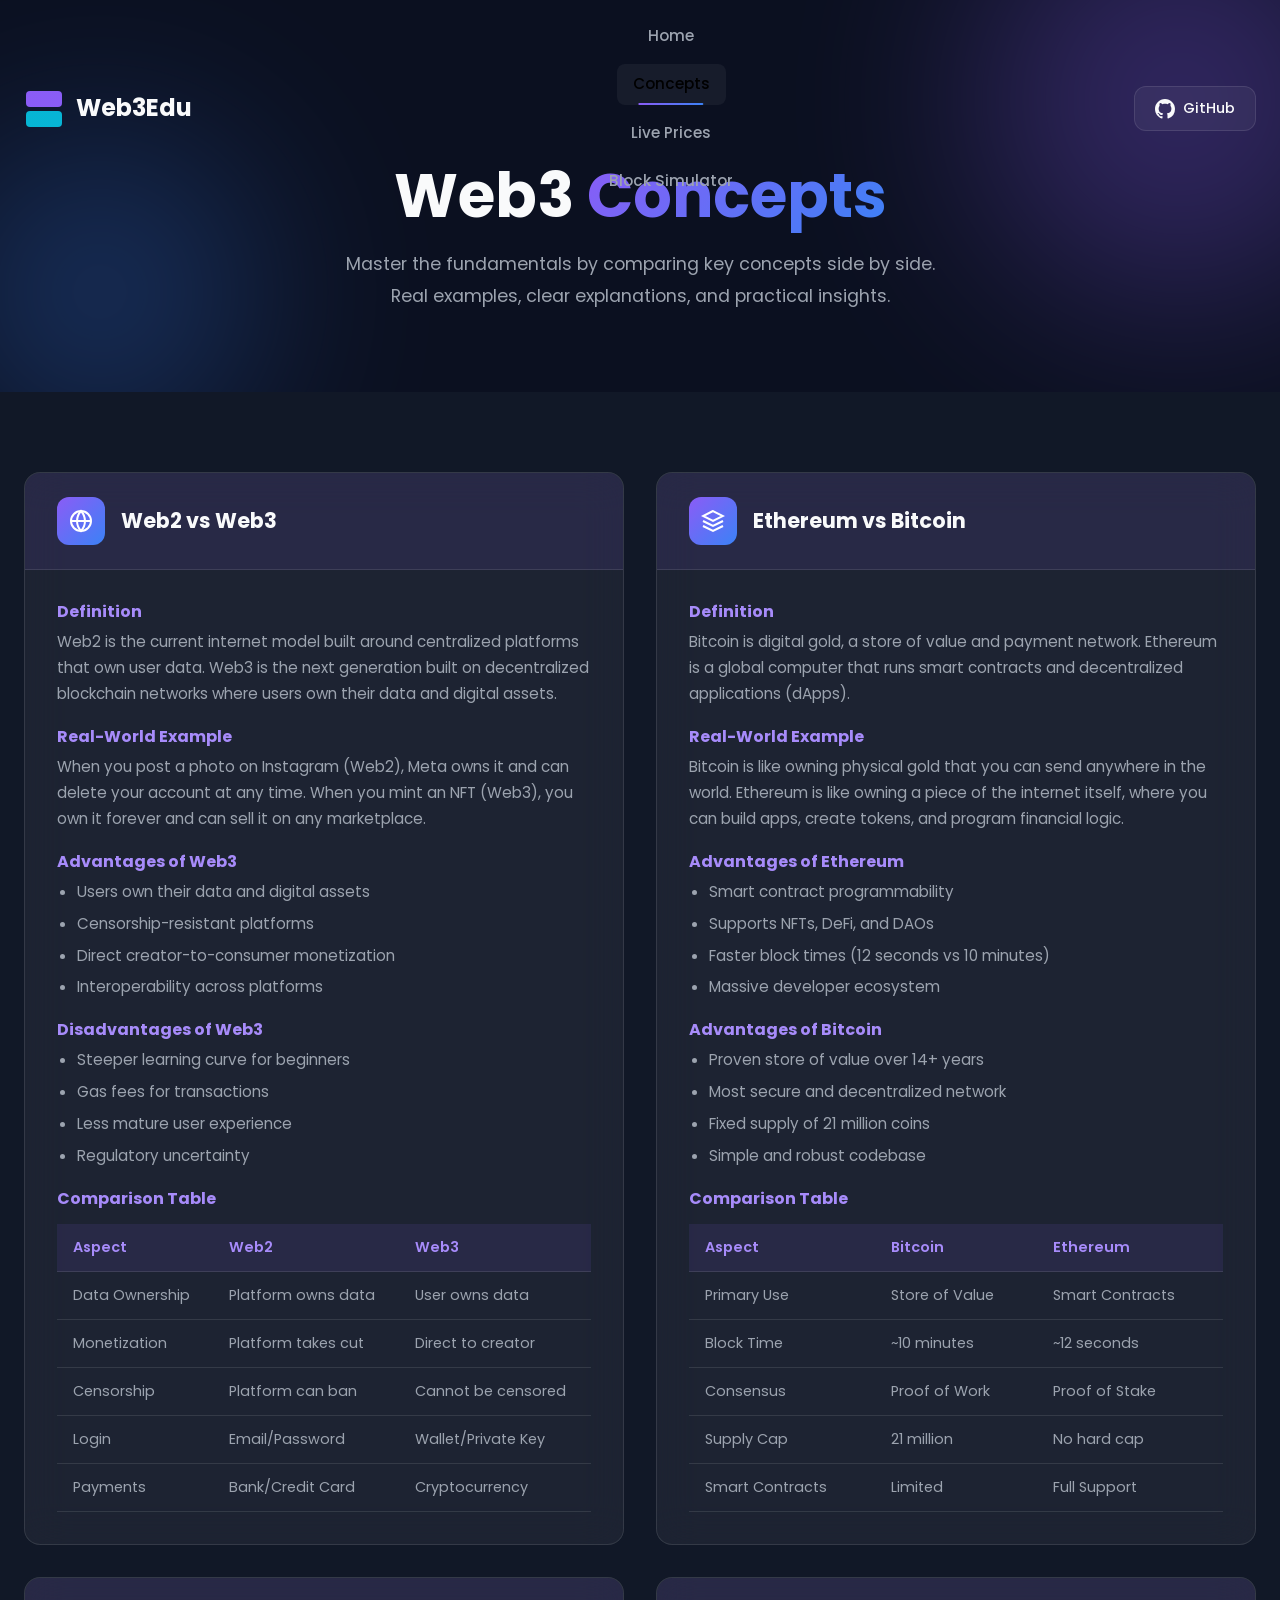
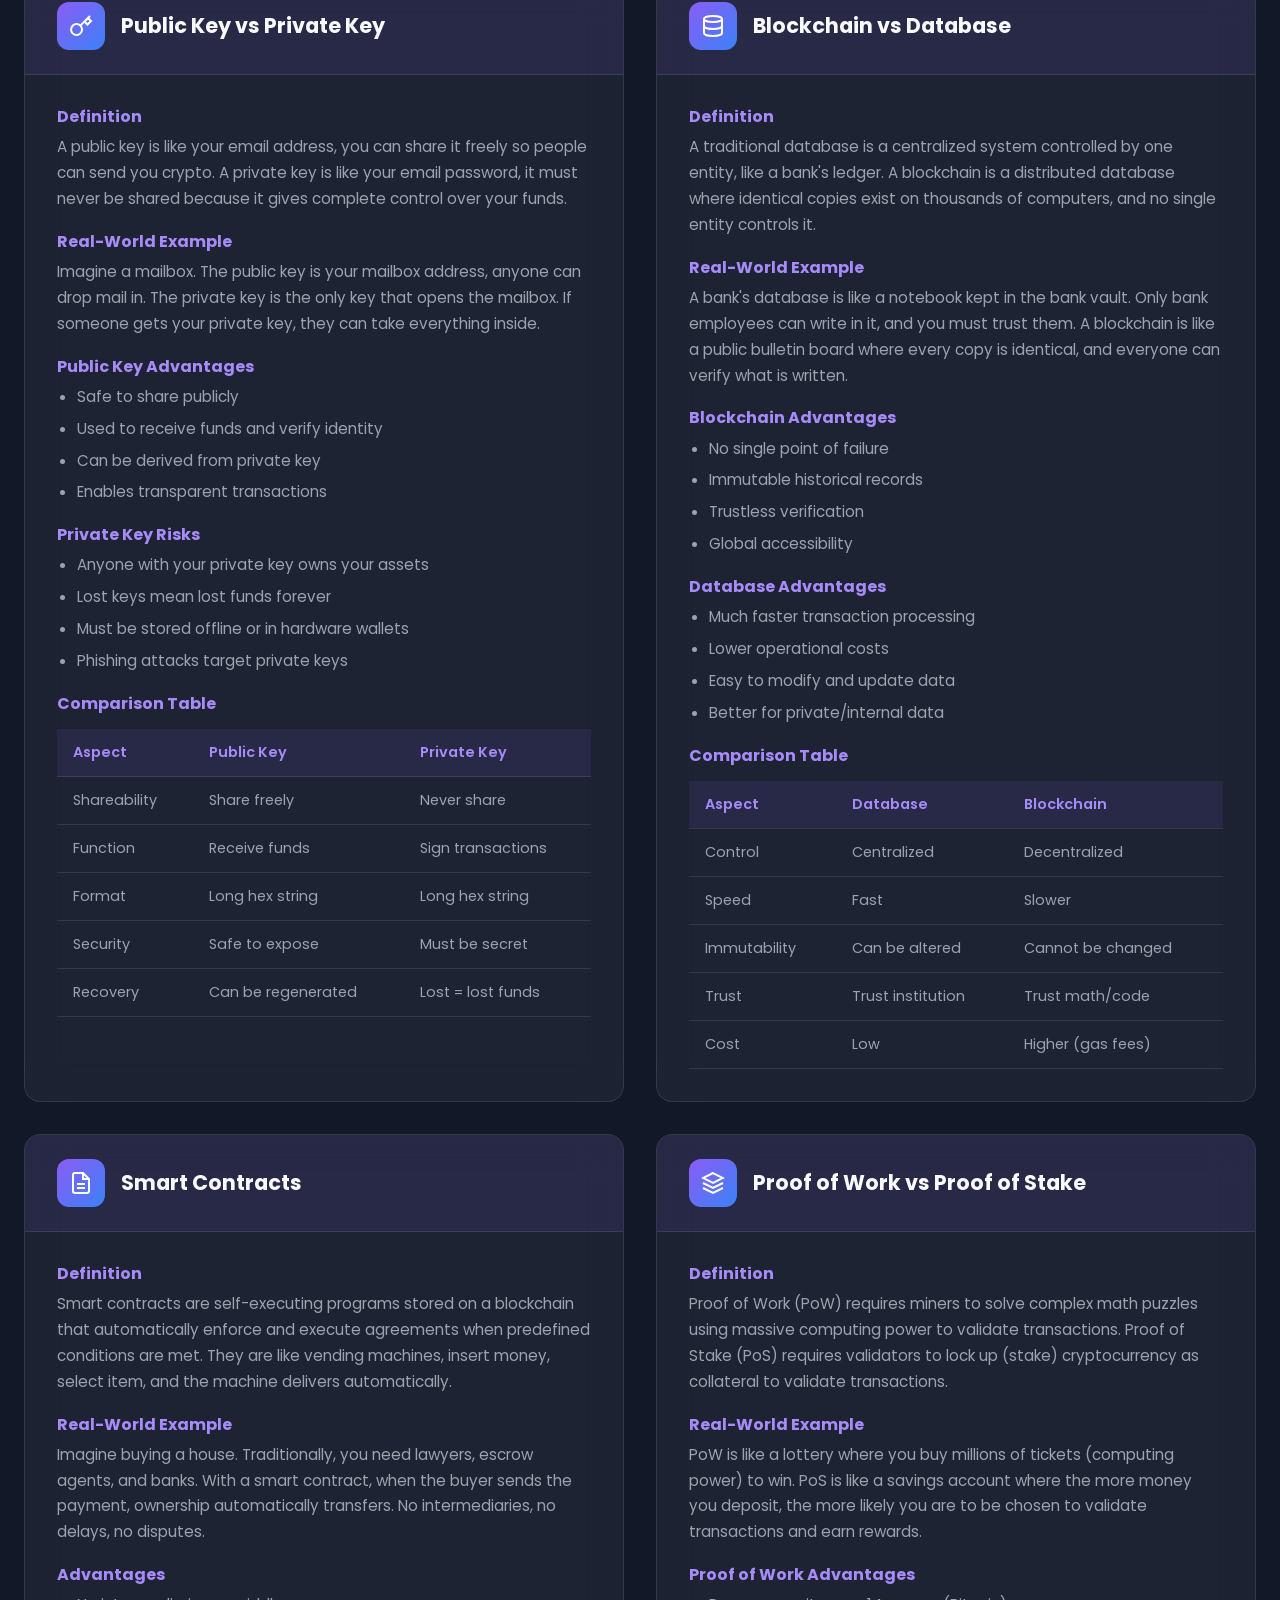
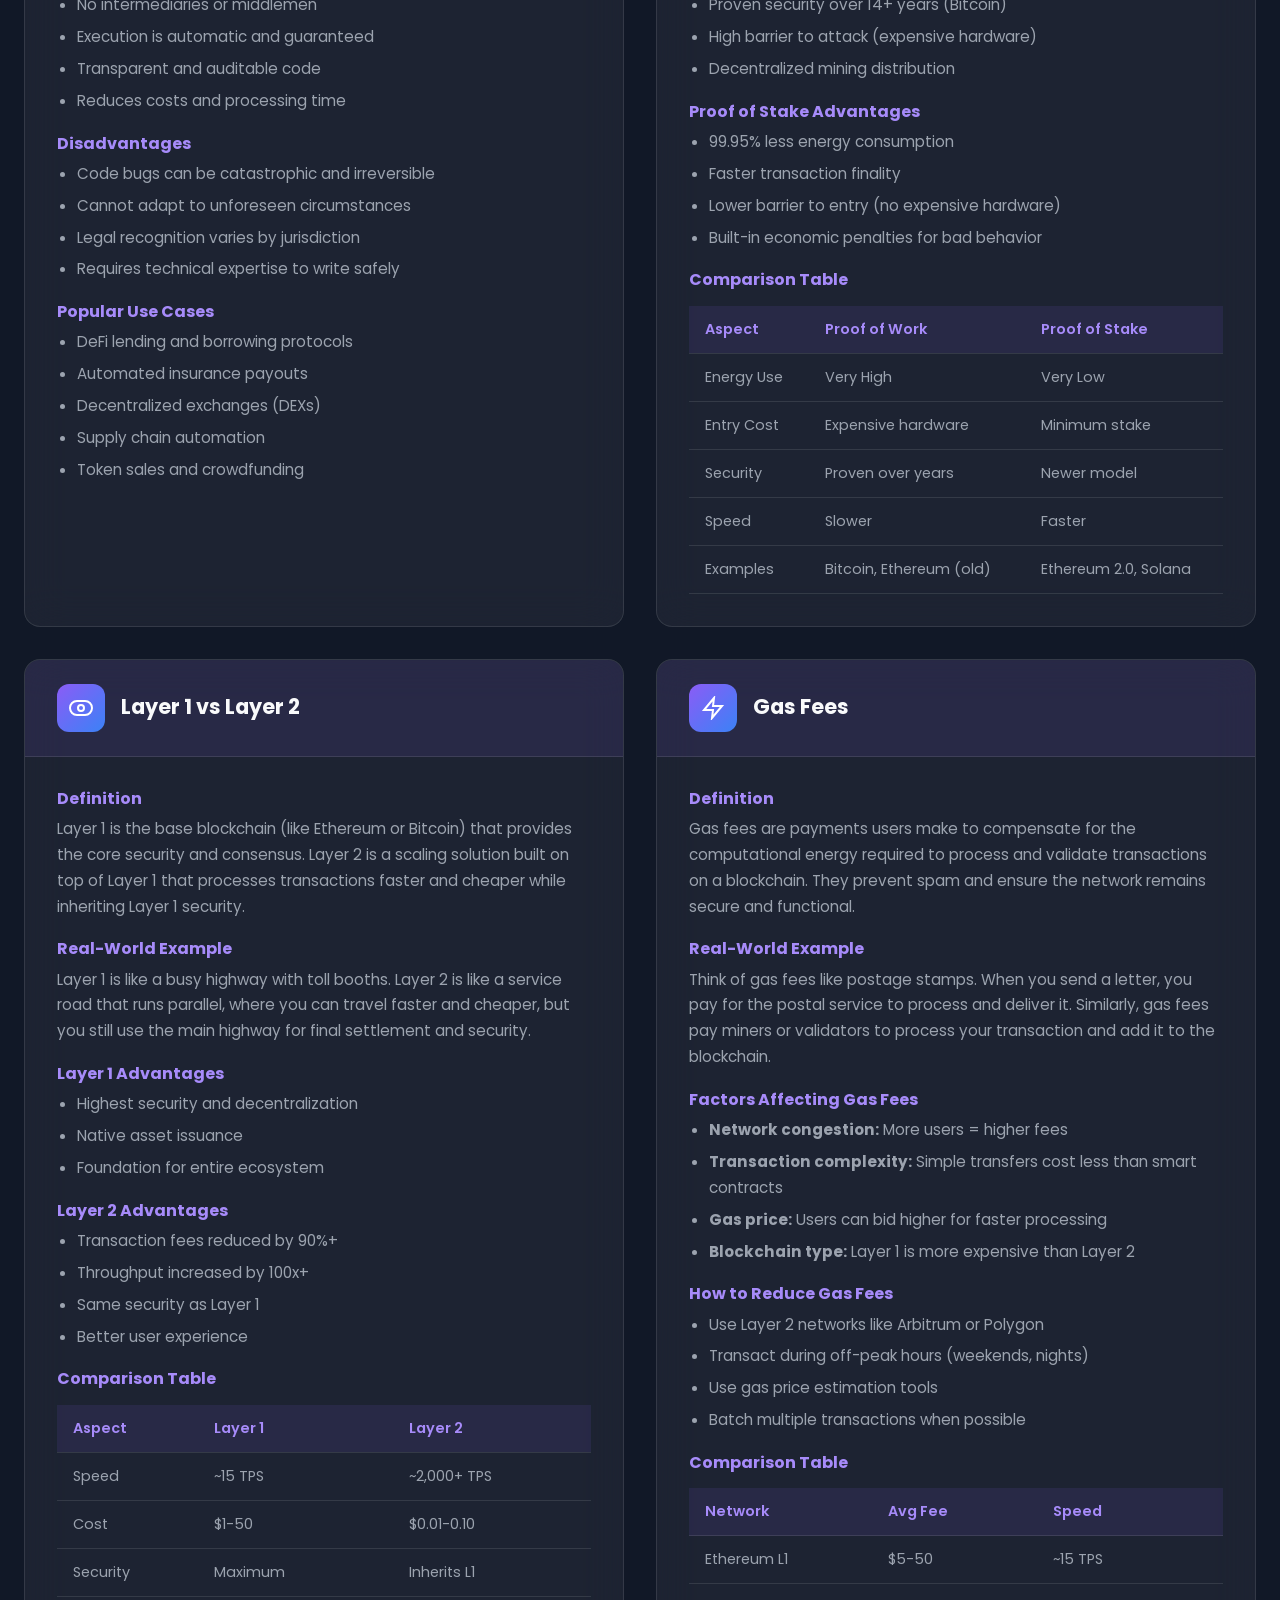
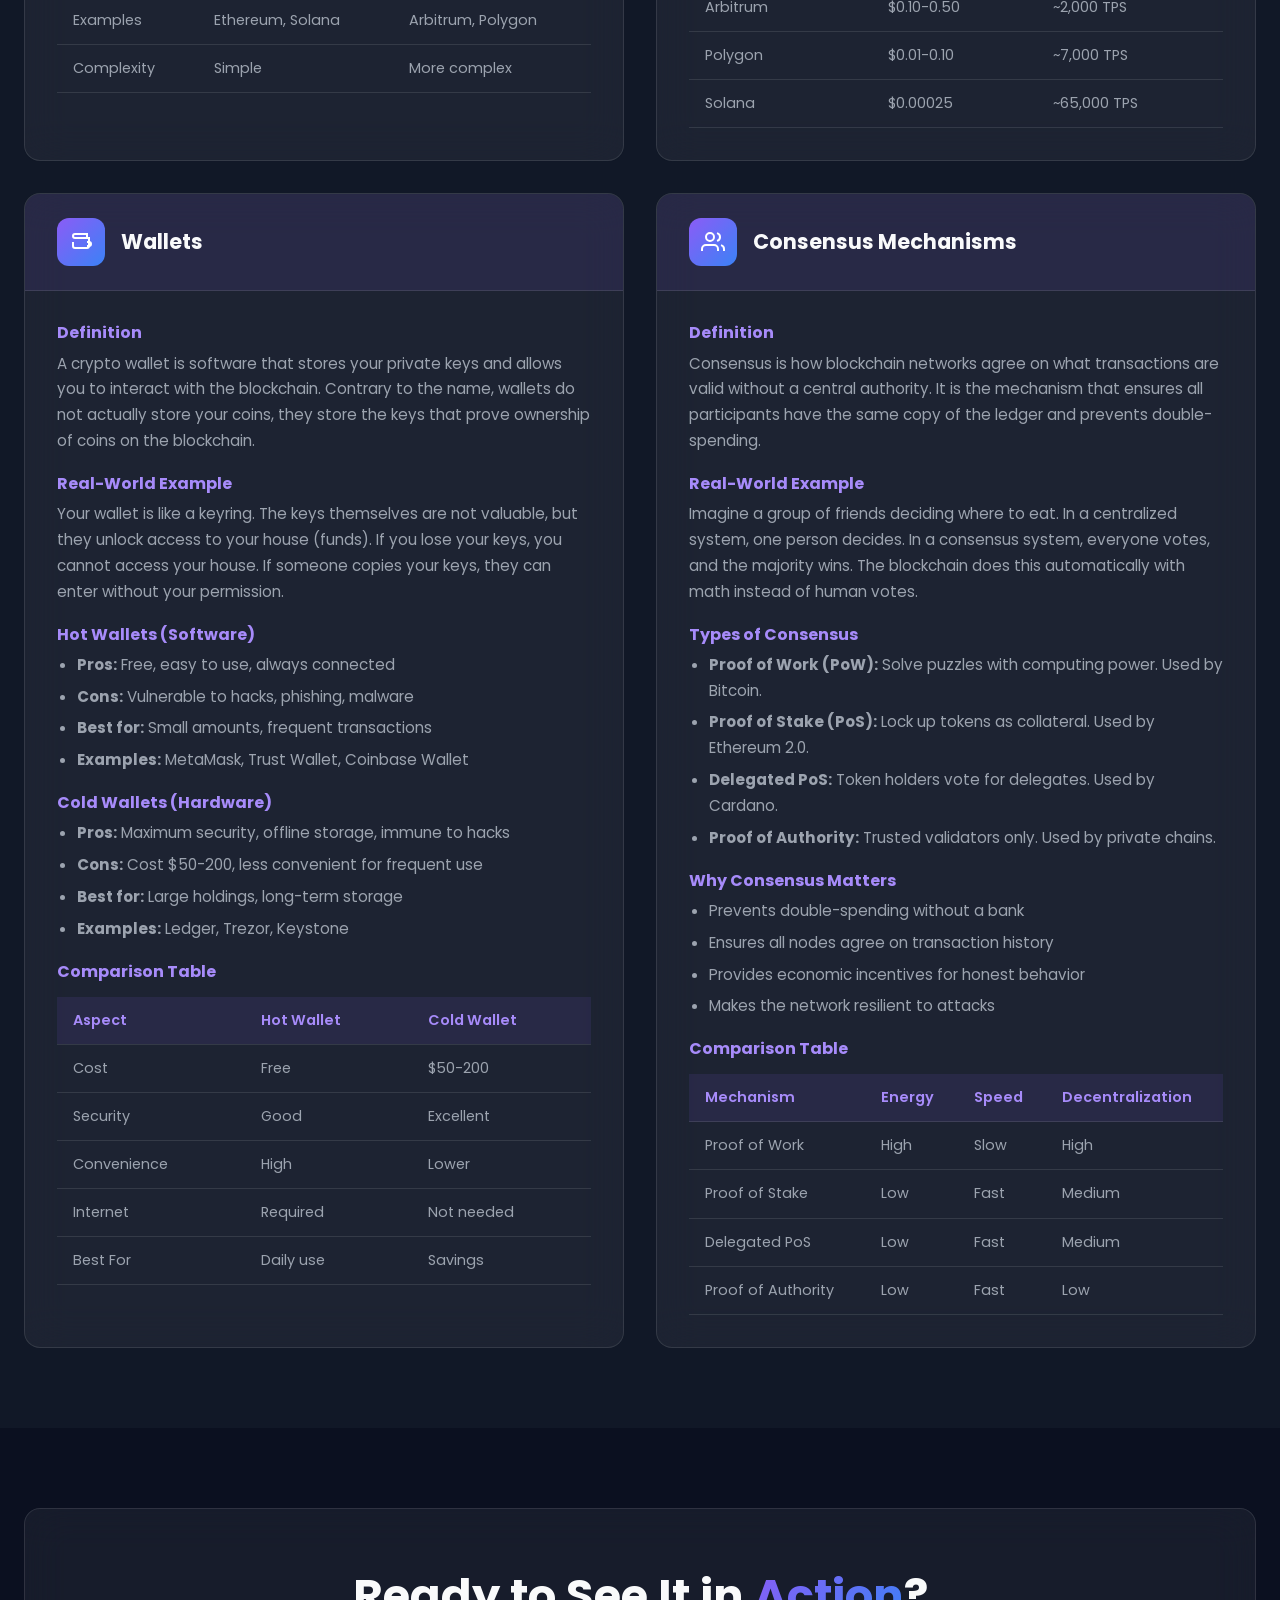
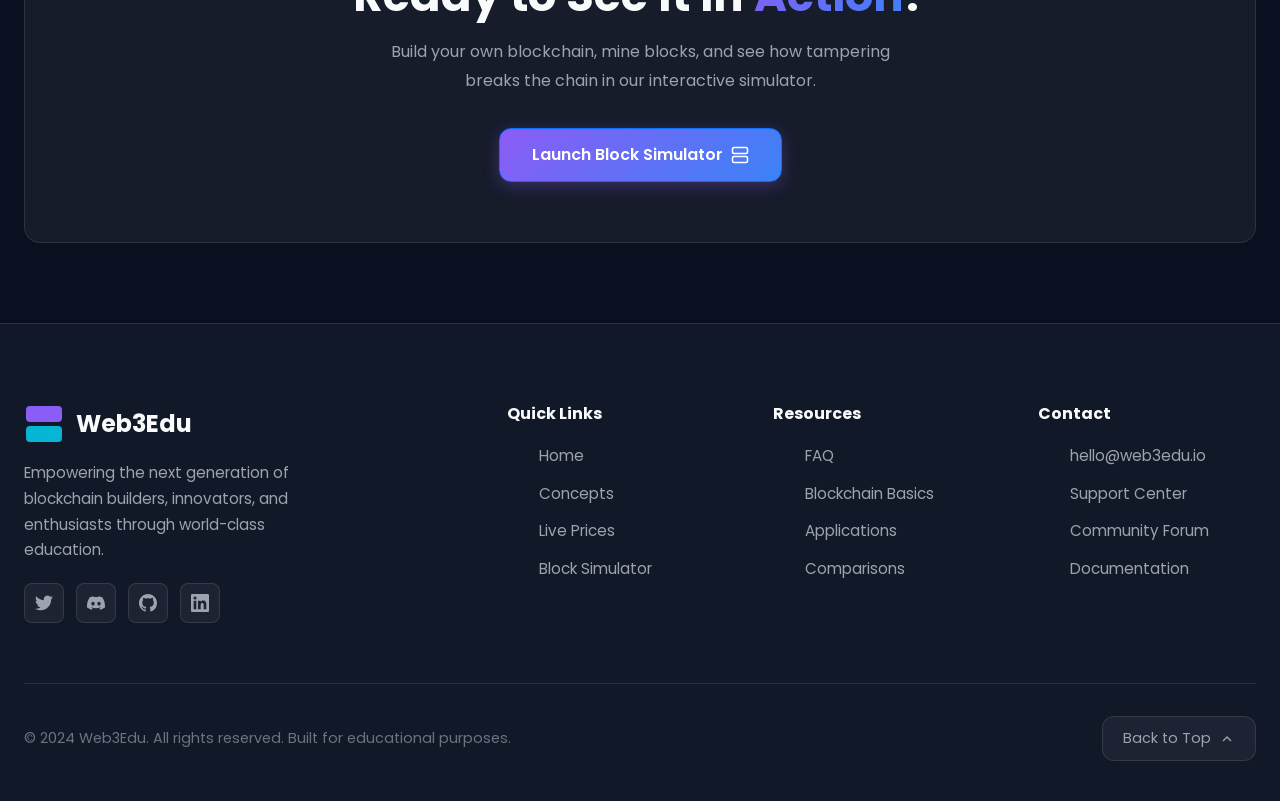
<file: concepts.html>
<!DOCTYPE html>
<html lang="en">
<head>
  <meta charset="UTF-8">
  <meta name="viewport" content="width=device-width, initial-scale=1.0">
  <meta name="description" content="Compare Web3 concepts side by side. Learn the differences between Web2 vs Web3, Proof of Work vs Proof of Stake, and more.">
  <meta name="keywords" content="Web3 Concepts, Web2 vs Web3, Ethereum vs Bitcoin, Proof of Work, Proof of Stake, Smart Contracts">
  <meta name="author" content="Web3Edu">
  <meta name="theme-color" content="#0B1020">
  <title>Web3 Concepts - Web3Edu</title>

  <link rel="preconnect" href="https://fonts.googleapis.com">
  <link rel="preconnect" href="https://fonts.gstatic.com" crossorigin>
  <link href="https://fonts.googleapis.com/css2?family=Poppins:wght@300;400;500;600;700;800&display=swap" rel="stylesheet">
  <link href="https://cdn.jsdelivr.net/npm/bootstrap@5.3.2/dist/css/bootstrap.min.css" rel="stylesheet">
  <link rel="stylesheet" href="css/style.css">
  <link rel="stylesheet" href="css/responsive.css">
<base target="_blank">
</head>
<body>
  <div class="loading-overlay">
    <div class="loading-content">
      <svg width="64" height="64" viewBox="0 0 24 24" fill="none" stroke="#8B5CF6" stroke-width="2" style="animation: spin 1s linear infinite;">
        <rect x="2" y="2" width="20" height="8" rx="2"/><rect x="2" y="14" width="20" height="8" rx="2"/>
      </svg>
      <h2>Loading Concepts</h2>
      <p>Preparing your learning materials...</p>
    </div>
  </div>

  <div class="scroll-progress"></div>
  <div class="mouse-glow"></div>
  <div class="toast-container"></div>

  <!-- Navbar -->
  <nav class="navbar">
    <div class="container">
      <a href="index.html" class="navbar-brand">
        <svg viewBox="0 0 40 40" fill="none" xmlns="http://www.w3.org/2000/svg">
          <rect x="2" y="2" width="36" height="16" rx="4" fill="url(#grad1)"/>
          <rect x="2" y="22" width="36" height="16" rx="4" fill="url(#grad2)"/>
          <defs>
            <linearGradient id="grad1" x1="0" y1="0" x2="40" y2="0">
              <stop offset="0%" stop-color="#8B5CF6"/><stop offset="100%" stop-color="#3B82F6"/>
            </linearGradient>
            <linearGradient id="grad2" x1="0" y1="0" x2="40" y2="0">
              <stop offset="0%" stop-color="#06B6D4"/><stop offset="100%" stop-color="#3B82F6"/>
            </linearGradient>
          </defs>
        </svg>
        Web3Edu
      </a>
      <ul class="navbar-nav">
        <li><a href="index.html" class="nav-link">Home</a></li>
        <li><a href="concepts.html" class="nav-link active">Concepts</a></li>
        <li><a href="prices.html" class="nav-link">Live Prices</a></li>
        <li><a href="simulator.html" class="nav-link">Block Simulator</a></li>
      </ul>
      <div class="navbar-actions">
        <a href="https://github.com" target="_blank" rel="noopener noreferrer" class="github-btn">
          <svg width="20" height="20" viewBox="0 0 24 24" fill="currentColor"><path d="M12 0C5.37 0 0 5.37 0 12c0 5.31 3.435 9.795 8.205 11.385.6.105.825-.255.825-.57 0-.285-.015-1.23-.015-2.235-3.015.555-3.795-.735-4.035-1.41-.135-.345-.72-1.41-1.23-1.695-.42-.225-1.02-.78-.015-.795.945-.015 1.62.87 1.845 1.23 1.08 1.815 2.805 1.305 3.495.99.105-.78.42-1.305.765-1.605-2.67-.3-5.46-1.335-5.46-5.925 0-1.305.465-2.385 1.23-3.225-.12-.3-.54-1.53.12-3.18 0 0 1.005-.315 3.3 1.23.96-.27 1.98-.405 3-.405s2.04.135 3 .405c2.295-1.56 3.3-1.23 3.3-1.23.66 1.65.24 2.88.12 3.18.765.84 1.23 1.905 1.23 3.225 0 4.605-2.805 5.625-5.475 5.925.435.375.81 1.095.81 2.22 0 1.605-.015 2.895-.015 3.3 0 .315.225.69.825.57A12.02 12.02 0 0024 12c0-6.63-5.37-12-12-12z"/></svg>
          <span>GitHub</span>
        </a>
        <button class="hamburger" aria-label="Toggle menu"><span></span><span></span><span></span></button>
      </div>
    </div>
  </nav>

  <!-- Page Header -->
  <section class="page-header">
    <div class="hero-bg">
      <div class="gradient-orb orb-1" style="width: 400px; height: 400px; opacity: 0.3;"></div>
      <div class="gradient-orb orb-2" style="width: 300px; height: 300px; opacity: 0.3;"></div>
    </div>
    <div class="container" style="position: relative; z-index: 10;">
      <h1>Web3 <span class="text-gradient">Concepts</span></h1>
      <p>Master the fundamentals by comparing key concepts side by side. Real examples, clear explanations, and practical insights.</p>
    </div>
  </section>

  <!-- Comparison Cards -->
  <section class="section-padding" style="background: var(--bg-secondary);">
    <div class="container">
      <div class="comparison-grid">
        <!-- Web2 vs Web3 -->
        <div class="comparison-card fade-in">
          <div class="comparison-header">
            <div class="icon">
              <svg width="24" height="24" viewBox="0 0 24 24" fill="none" stroke="white" stroke-width="2"><circle cx="12" cy="12" r="10"/><path d="M2 12h20"/><path d="M12 2a15.3 15.3 0 014 10 15.3 15.3 0 01-4 10 15.3 15.3 0 01-4-10 15.3 15.3 0 014-10z"/></svg>
            </div>
            <h3>Web2 vs Web3</h3>
          </div>
          <div class="comparison-body">
            <h4>Definition</h4>
            <p>Web2 is the current internet model built around centralized platforms that own user data. Web3 is the next generation built on decentralized blockchain networks where users own their data and digital assets.</p>

            <h4>Real-World Example</h4>
            <p>When you post a photo on Instagram (Web2), Meta owns it and can delete your account at any time. When you mint an NFT (Web3), you own it forever and can sell it on any marketplace.</p>

            <h4>Advantages of Web3</h4>
            <ul>
              <li>Users own their data and digital assets</li>
              <li>Censorship-resistant platforms</li>
              <li>Direct creator-to-consumer monetization</li>
              <li>Interoperability across platforms</li>
            </ul>

            <h4>Disadvantages of Web3</h4>
            <ul>
              <li>Steeper learning curve for beginners</li>
              <li>Gas fees for transactions</li>
              <li>Less mature user experience</li>
              <li>Regulatory uncertainty</li>
            </ul>

            <h4>Comparison Table</h4>
            <table class="comparison-table">
              <tr><th>Aspect</th><th>Web2</th><th>Web3</th></tr>
              <tr><td>Data Ownership</td><td class="status-red">Platform owns data</td><td class="status-green">User owns data</td></tr>
              <tr><td>Monetization</td><td class="status-red">Platform takes cut</td><td class="status-green">Direct to creator</td></tr>
              <tr><td>Censorship</td><td class="status-red">Platform can ban</td><td class="status-green">Cannot be censored</td></tr>
              <tr><td>Login</td><td class="status-yellow">Email/Password</td><td class="status-green">Wallet/Private Key</td></tr>
              <tr><td>Payments</td><td class="status-yellow">Bank/Credit Card</td><td class="status-green">Cryptocurrency</td></tr>
            </table>
          </div>
        </div>

        <!-- Ethereum vs Bitcoin -->
        <div class="comparison-card fade-in stagger-1">
          <div class="comparison-header">
            <div class="icon">
              <svg width="24" height="24" viewBox="0 0 24 24" fill="none" stroke="white" stroke-width="2"><path d="M12 2L2 7l10 5 10-5-10-5z"/><path d="M2 17l10 5 10-5"/><path d="M2 12l10 5 10-5"/></svg>
            </div>
            <h3>Ethereum vs Bitcoin</h3>
          </div>
          <div class="comparison-body">
            <h4>Definition</h4>
            <p>Bitcoin is digital gold, a store of value and payment network. Ethereum is a global computer that runs smart contracts and decentralized applications (dApps).</p>

            <h4>Real-World Example</h4>
            <p>Bitcoin is like owning physical gold that you can send anywhere in the world. Ethereum is like owning a piece of the internet itself, where you can build apps, create tokens, and program financial logic.</p>

            <h4>Advantages of Ethereum</h4>
            <ul>
              <li>Smart contract programmability</li>
              <li>Supports NFTs, DeFi, and DAOs</li>
              <li>Faster block times (12 seconds vs 10 minutes)</li>
              <li>Massive developer ecosystem</li>
            </ul>

            <h4>Advantages of Bitcoin</h4>
            <ul>
              <li>Proven store of value over 14+ years</li>
              <li>Most secure and decentralized network</li>
              <li>Fixed supply of 21 million coins</li>
              <li>Simple and robust codebase</li>
            </ul>

            <h4>Comparison Table</h4>
            <table class="comparison-table">
              <tr><th>Aspect</th><th>Bitcoin</th><th>Ethereum</th></tr>
              <tr><td>Primary Use</td><td>Store of Value</td><td>Smart Contracts</td></tr>
              <tr><td>Block Time</td><td>~10 minutes</td><td>~12 seconds</td></tr>
              <tr><td>Consensus</td><td>Proof of Work</td><td>Proof of Stake</td></tr>
              <tr><td>Supply Cap</td><td>21 million</td><td>No hard cap</td></tr>
              <tr><td>Smart Contracts</td><td class="status-red">Limited</td><td class="status-green">Full Support</td></tr>
            </table>
          </div>
        </div>

        <!-- Public Key vs Private Key -->
        <div class="comparison-card fade-in">
          <div class="comparison-header">
            <div class="icon">
              <svg width="24" height="24" viewBox="0 0 24 24" fill="none" stroke="white" stroke-width="2"><path d="M21 2l-2 2m-7.61 7.61a5.5 5.5 0 11-7.778 7.778 5.5 5.5 0 017.777-7.777zm0 0L15.5 7.5m0 0l3 3L22 7l-3-3m-3.5 3.5L19 4"/></svg>
            </div>
            <h3>Public Key vs Private Key</h3>
          </div>
          <div class="comparison-body">
            <h4>Definition</h4>
            <p>A public key is like your email address, you can share it freely so people can send you crypto. A private key is like your email password, it must never be shared because it gives complete control over your funds.</p>

            <h4>Real-World Example</h4>
            <p>Imagine a mailbox. The public key is your mailbox address, anyone can drop mail in. The private key is the only key that opens the mailbox. If someone gets your private key, they can take everything inside.</p>

            <h4>Public Key Advantages</h4>
            <ul>
              <li>Safe to share publicly</li>
              <li>Used to receive funds and verify identity</li>
              <li>Can be derived from private key</li>
              <li>Enables transparent transactions</li>
            </ul>

            <h4>Private Key Risks</h4>
            <ul>
              <li>Anyone with your private key owns your assets</li>
              <li>Lost keys mean lost funds forever</li>
              <li>Must be stored offline or in hardware wallets</li>
              <li>Phishing attacks target private keys</li>
            </ul>

            <h4>Comparison Table</h4>
            <table class="comparison-table">
              <tr><th>Aspect</th><th>Public Key</th><th>Private Key</th></tr>
              <tr><td>Shareability</td><td class="status-green">Share freely</td><td class="status-red">Never share</td></tr>
              <tr><td>Function</td><td>Receive funds</td><td>Sign transactions</td></tr>
              <tr><td>Format</td><td>Long hex string</td><td>Long hex string</td></tr>
              <tr><td>Security</td><td class="status-green">Safe to expose</td><td class="status-red">Must be secret</td></tr>
              <tr><td>Recovery</td><td class="status-green">Can be regenerated</td><td class="status-red">Lost = lost funds</td></tr>
            </table>
          </div>
        </div>

        <!-- Blockchain vs Traditional Database -->
        <div class="comparison-card fade-in stagger-1">
          <div class="comparison-header">
            <div class="icon">
              <svg width="24" height="24" viewBox="0 0 24 24" fill="none" stroke="white" stroke-width="2"><ellipse cx="12" cy="5" rx="9" ry="3"/><path d="M21 12c0 1.66-4 3-9 3s-9-1.34-9-3"/><path d="M3 5v14c0 1.66 4 3 9 3s9-1.34 9-3V5"/></svg>
            </div>
            <h3>Blockchain vs Database</h3>
          </div>
          <div class="comparison-body">
            <h4>Definition</h4>
            <p>A traditional database is a centralized system controlled by one entity, like a bank's ledger. A blockchain is a distributed database where identical copies exist on thousands of computers, and no single entity controls it.</p>

            <h4>Real-World Example</h4>
            <p>A bank's database is like a notebook kept in the bank vault. Only bank employees can write in it, and you must trust them. A blockchain is like a public bulletin board where every copy is identical, and everyone can verify what is written.</p>

            <h4>Blockchain Advantages</h4>
            <ul>
              <li>No single point of failure</li>
              <li>Immutable historical records</li>
              <li>Trustless verification</li>
              <li>Global accessibility</li>
            </ul>

            <h4>Database Advantages</h4>
            <ul>
              <li>Much faster transaction processing</li>
              <li>Lower operational costs</li>
              <li>Easy to modify and update data</li>
              <li>Better for private/internal data</li>
            </ul>

            <h4>Comparison Table</h4>
            <table class="comparison-table">
              <tr><th>Aspect</th><th>Database</th><th>Blockchain</th></tr>
              <tr><td>Control</td><td class="status-yellow">Centralized</td><td class="status-green">Decentralized</td></tr>
              <tr><td>Speed</td><td class="status-green">Fast</td><td class="status-yellow">Slower</td></tr>
              <tr><td>Immutability</td><td class="status-red">Can be altered</td><td class="status-green">Cannot be changed</td></tr>
              <tr><td>Trust</td><td class="status-red">Trust institution</td><td class="status-green">Trust math/code</td></tr>
              <tr><td>Cost</td><td class="status-green">Low</td><td class="status-yellow">Higher (gas fees)</td></tr>
            </table>
          </div>
        </div>

        <!-- Smart Contracts -->
        <div class="comparison-card fade-in">
          <div class="comparison-header">
            <div class="icon">
              <svg width="24" height="24" viewBox="0 0 24 24" fill="none" stroke="white" stroke-width="2"><path d="M14 2H6a2 2 0 00-2 2v16a2 2 0 002 2h12a2 2 0 002-2V8z"/><polyline points="14 2 14 8 20 8"/><line x1="16" y1="13" x2="8" y2="13"/><line x1="16" y1="17" x2="8" y2="17"/></svg>
            </div>
            <h3>Smart Contracts</h3>
          </div>
          <div class="comparison-body">
            <h4>Definition</h4>
            <p>Smart contracts are self-executing programs stored on a blockchain that automatically enforce and execute agreements when predefined conditions are met. They are like vending machines, insert money, select item, and the machine delivers automatically.</p>

            <h4>Real-World Example</h4>
            <p>Imagine buying a house. Traditionally, you need lawyers, escrow agents, and banks. With a smart contract, when the buyer sends the payment, ownership automatically transfers. No intermediaries, no delays, no disputes.</p>

            <h4>Advantages</h4>
            <ul>
              <li>No intermediaries or middlemen</li>
              <li>Execution is automatic and guaranteed</li>
              <li>Transparent and auditable code</li>
              <li>Reduces costs and processing time</li>
            </ul>

            <h4>Disadvantages</h4>
            <ul>
              <li>Code bugs can be catastrophic and irreversible</li>
              <li>Cannot adapt to unforeseen circumstances</li>
              <li>Legal recognition varies by jurisdiction</li>
              <li>Requires technical expertise to write safely</li>
            </ul>

            <h4>Popular Use Cases</h4>
            <ul>
              <li>DeFi lending and borrowing protocols</li>
              <li>Automated insurance payouts</li>
              <li>Decentralized exchanges (DEXs)</li>
              <li>Supply chain automation</li>
              <li>Token sales and crowdfunding</li>
            </ul>
          </div>
        </div>

        <!-- Proof of Work vs Proof of Stake -->
        <div class="comparison-card fade-in stagger-1">
          <div class="comparison-header">
            <div class="icon">
              <svg width="24" height="24" viewBox="0 0 24 24" fill="none" stroke="white" stroke-width="2"><path d="M12 2L2 7l10 5 10-5-10-5z"/><path d="M2 17l10 5 10-5"/><path d="M2 12l10 5 10-5"/></svg>
            </div>
            <h3>Proof of Work vs Proof of Stake</h3>
          </div>
          <div class="comparison-body">
            <h4>Definition</h4>
            <p>Proof of Work (PoW) requires miners to solve complex math puzzles using massive computing power to validate transactions. Proof of Stake (PoS) requires validators to lock up (stake) cryptocurrency as collateral to validate transactions.</p>

            <h4>Real-World Example</h4>
            <p>PoW is like a lottery where you buy millions of tickets (computing power) to win. PoS is like a savings account where the more money you deposit, the more likely you are to be chosen to validate transactions and earn rewards.</p>

            <h4>Proof of Work Advantages</h4>
            <ul>
              <li>Proven security over 14+ years (Bitcoin)</li>
              <li>High barrier to attack (expensive hardware)</li>
              <li>Decentralized mining distribution</li>
            </ul>

            <h4>Proof of Stake Advantages</h4>
            <ul>
              <li>99.95% less energy consumption</li>
              <li>Faster transaction finality</li>
              <li>Lower barrier to entry (no expensive hardware)</li>
              <li>Built-in economic penalties for bad behavior</li>
            </ul>

            <h4>Comparison Table</h4>
            <table class="comparison-table">
              <tr><th>Aspect</th><th>Proof of Work</th><th>Proof of Stake</th></tr>
              <tr><td>Energy Use</td><td class="status-red">Very High</td><td class="status-green">Very Low</td></tr>
              <tr><td>Entry Cost</td><td class="status-red">Expensive hardware</td><td class="status-green">Minimum stake</td></tr>
              <tr><td>Security</td><td class="status-green">Proven over years</td><td class="status-yellow">Newer model</td></tr>
              <tr><td>Speed</td><td class="status-yellow">Slower</td><td class="status-green">Faster</td></tr>
              <tr><td>Examples</td><td>Bitcoin, Ethereum (old)</td><td>Ethereum 2.0, Solana</td></tr>
            </table>
          </div>
        </div>

        <!-- Layer 1 vs Layer 2 -->
        <div class="comparison-card fade-in">
          <div class="comparison-header">
            <div class="icon">
              <svg width="24" height="24" viewBox="0 0 24 24" fill="none" stroke="white" stroke-width="2"><rect x="1" y="5" width="22" height="14" rx="7"/><circle cx="12" cy="12" r="3"/></svg>
            </div>
            <h3>Layer 1 vs Layer 2</h3>
          </div>
          <div class="comparison-body">
            <h4>Definition</h4>
            <p>Layer 1 is the base blockchain (like Ethereum or Bitcoin) that provides the core security and consensus. Layer 2 is a scaling solution built on top of Layer 1 that processes transactions faster and cheaper while inheriting Layer 1 security.</p>

            <h4>Real-World Example</h4>
            <p>Layer 1 is like a busy highway with toll booths. Layer 2 is like a service road that runs parallel, where you can travel faster and cheaper, but you still use the main highway for final settlement and security.</p>

            <h4>Layer 1 Advantages</h4>
            <ul>
              <li>Highest security and decentralization</li>
              <li>Native asset issuance</li>
              <li>Foundation for entire ecosystem</li>
            </ul>

            <h4>Layer 2 Advantages</h4>
            <ul>
              <li>Transaction fees reduced by 90%+</li>
              <li>Throughput increased by 100x+</li>
              <li>Same security as Layer 1</li>
              <li>Better user experience</li>
            </ul>

            <h4>Comparison Table</h4>
            <table class="comparison-table">
              <tr><th>Aspect</th><th>Layer 1</th><th>Layer 2</th></tr>
              <tr><td>Speed</td><td class="status-yellow">~15 TPS</td><td class="status-green">~2,000+ TPS</td></tr>
              <tr><td>Cost</td><td class="status-red">$1-50</td><td class="status-green">$0.01-0.10</td></tr>
              <tr><td>Security</td><td class="status-green">Maximum</td><td class="status-green">Inherits L1</td></tr>
              <tr><td>Examples</td><td>Ethereum, Solana</td><td>Arbitrum, Polygon</td></tr>
              <tr><td>Complexity</td><td class="status-green">Simple</td><td class="status-yellow">More complex</td></tr>
            </table>
          </div>
        </div>

        <!-- Gas Fees -->
        <div class="comparison-card fade-in stagger-1">
          <div class="comparison-header">
            <div class="icon">
              <svg width="24" height="24" viewBox="0 0 24 24" fill="none" stroke="white" stroke-width="2"><path d="M13 2L3 14h9l-1 8 10-12h-9l1-8z"/></svg>
            </div>
            <h3>Gas Fees</h3>
          </div>
          <div class="comparison-body">
            <h4>Definition</h4>
            <p>Gas fees are payments users make to compensate for the computational energy required to process and validate transactions on a blockchain. They prevent spam and ensure the network remains secure and functional.</p>

            <h4>Real-World Example</h4>
            <p>Think of gas fees like postage stamps. When you send a letter, you pay for the postal service to process and deliver it. Similarly, gas fees pay miners or validators to process your transaction and add it to the blockchain.</p>

            <h4>Factors Affecting Gas Fees</h4>
            <ul>
              <li><strong>Network congestion:</strong> More users = higher fees</li>
              <li><strong>Transaction complexity:</strong> Simple transfers cost less than smart contracts</li>
              <li><strong>Gas price:</strong> Users can bid higher for faster processing</li>
              <li><strong>Blockchain type:</strong> Layer 1 is more expensive than Layer 2</li>
            </ul>

            <h4>How to Reduce Gas Fees</h4>
            <ul>
              <li>Use Layer 2 networks like Arbitrum or Polygon</li>
              <li>Transact during off-peak hours (weekends, nights)</li>
              <li>Use gas price estimation tools</li>
              <li>Batch multiple transactions when possible</li>
            </ul>

            <h4>Comparison Table</h4>
            <table class="comparison-table">
              <tr><th>Network</th><th>Avg Fee</th><th>Speed</th></tr>
              <tr><td>Ethereum L1</td><td class="status-red">$5-50</td><td class="status-yellow">~15 TPS</td></tr>
              <tr><td>Arbitrum</td><td class="status-green">$0.10-0.50</td><td class="status-green">~2,000 TPS</td></tr>
              <tr><td>Polygon</td><td class="status-green">$0.01-0.10</td><td class="status-green">~7,000 TPS</td></tr>
              <tr><td>Solana</td><td class="status-green">$0.00025</td><td class="status-green">~65,000 TPS</td></tr>
            </table>
          </div>
        </div>

        <!-- Wallets -->
        <div class="comparison-card fade-in">
          <div class="comparison-header">
            <div class="icon">
              <svg width="24" height="24" viewBox="0 0 24 24" fill="none" stroke="white" stroke-width="2"><path d="M20 12V8H6a2 2 0 01-2-2c0-1.1.9-2 2-2h12v4"/><path d="M20 12v4a2 2 0 01-2 2H6a2 2 0 01-2-2v-4"/><path d="M18 12h2a2 2 0 012 2v0a2 2 0 01-2 2h-2"/></svg>
            </div>
            <h3>Wallets</h3>
          </div>
          <div class="comparison-body">
            <h4>Definition</h4>
            <p>A crypto wallet is software that stores your private keys and allows you to interact with the blockchain. Contrary to the name, wallets do not actually store your coins, they store the keys that prove ownership of coins on the blockchain.</p>

            <h4>Real-World Example</h4>
            <p>Your wallet is like a keyring. The keys themselves are not valuable, but they unlock access to your house (funds). If you lose your keys, you cannot access your house. If someone copies your keys, they can enter without your permission.</p>

            <h4>Hot Wallets (Software)</h4>
            <ul>
              <li><strong>Pros:</strong> Free, easy to use, always connected</li>
              <li><strong>Cons:</strong> Vulnerable to hacks, phishing, malware</li>
              <li><strong>Best for:</strong> Small amounts, frequent transactions</li>
              <li><strong>Examples:</strong> MetaMask, Trust Wallet, Coinbase Wallet</li>
            </ul>

            <h4>Cold Wallets (Hardware)</h4>
            <ul>
              <li><strong>Pros:</strong> Maximum security, offline storage, immune to hacks</li>
              <li><strong>Cons:</strong> Cost $50-200, less convenient for frequent use</li>
              <li><strong>Best for:</strong> Large holdings, long-term storage</li>
              <li><strong>Examples:</strong> Ledger, Trezor, Keystone</li>
            </ul>

            <h4>Comparison Table</h4>
            <table class="comparison-table">
              <tr><th>Aspect</th><th>Hot Wallet</th><th>Cold Wallet</th></tr>
              <tr><td>Cost</td><td class="status-green">Free</td><td class="status-yellow">$50-200</td></tr>
              <tr><td>Security</td><td class="status-yellow">Good</td><td class="status-green">Excellent</td></tr>
              <tr><td>Convenience</td><td class="status-green">High</td><td class="status-yellow">Lower</td></tr>
              <tr><td>Internet</td><td class="status-red">Required</td><td class="status-green">Not needed</td></tr>
              <tr><td>Best For</td><td>Daily use</td><td>Savings</td></tr>
            </table>
          </div>
        </div>

        <!-- Consensus -->
        <div class="comparison-card fade-in stagger-1">
          <div class="comparison-header">
            <div class="icon">
              <svg width="24" height="24" viewBox="0 0 24 24" fill="none" stroke="white" stroke-width="2"><path d="M17 21v-2a4 4 0 00-4-4H5a4 4 0 00-4 4v2"/><circle cx="9" cy="7" r="4"/><path d="M23 21v-2a4 4 0 00-3-3.87M16 3.13a4 4 0 010 7.75"/></svg>
            </div>
            <h3>Consensus Mechanisms</h3>
          </div>
          <div class="comparison-body">
            <h4>Definition</h4>
            <p>Consensus is how blockchain networks agree on what transactions are valid without a central authority. It is the mechanism that ensures all participants have the same copy of the ledger and prevents double-spending.</p>

            <h4>Real-World Example</h4>
            <p>Imagine a group of friends deciding where to eat. In a centralized system, one person decides. In a consensus system, everyone votes, and the majority wins. The blockchain does this automatically with math instead of human votes.</p>

            <h4>Types of Consensus</h4>
            <ul>
              <li><strong>Proof of Work (PoW):</strong> Solve puzzles with computing power. Used by Bitcoin.</li>
              <li><strong>Proof of Stake (PoS):</strong> Lock up tokens as collateral. Used by Ethereum 2.0.</li>
              <li><strong>Delegated PoS:</strong> Token holders vote for delegates. Used by Cardano.</li>
              <li><strong>Proof of Authority:</strong> Trusted validators only. Used by private chains.</li>
            </ul>

            <h4>Why Consensus Matters</h4>
            <ul>
              <li>Prevents double-spending without a bank</li>
              <li>Ensures all nodes agree on transaction history</li>
              <li>Provides economic incentives for honest behavior</li>
              <li>Makes the network resilient to attacks</li>
            </ul>

            <h4>Comparison Table</h4>
            <table class="comparison-table">
              <tr><th>Mechanism</th><th>Energy</th><th>Speed</th><th>Decentralization</th></tr>
              <tr><td>Proof of Work</td><td class="status-red">High</td><td class="status-yellow">Slow</td><td class="status-green">High</td></tr>
              <tr><td>Proof of Stake</td><td class="status-green">Low</td><td class="status-green">Fast</td><td class="status-yellow">Medium</td></tr>
              <tr><td>Delegated PoS</td><td class="status-green">Low</td><td class="status-green">Fast</td><td class="status-yellow">Medium</td></tr>
              <tr><td>Proof of Authority</td><td class="status-green">Low</td><td class="status-green">Fast</td><td class="status-red">Low</td></tr>
            </table>
          </div>
        </div>
      </div>
    </div>
  </section>

  <!-- CTA Section -->
  <section class="section-padding">
    <div class="container">
      <div class="glass-card fade-in" style="text-align: center; padding: 60px 40px;">
        <h2 style="margin-bottom: 16px;">Ready to See It in <span class="text-gradient">Action</span>?</h2>
        <p style="max-width: 500px; margin: 0 auto 32px;">Build your own blockchain, mine blocks, and see how tampering breaks the chain in our interactive simulator.</p>
        <a href="simulator.html" class="btn btn-primary btn-ripple">
          Launch Block Simulator
          <svg width="18" height="18" viewBox="0 0 24 24" fill="none" stroke="currentColor" stroke-width="2"><rect x="2" y="2" width="20" height="8" rx="2"/><rect x="2" y="14" width="20" height="8" rx="2"/></svg>
        </a>
      </div>
    </div>
  </section>

  <!-- Footer -->
  <footer class="footer">
    <div class="container">
      <div class="footer-grid">
        <div class="footer-brand">
          <a href="index.html" class="navbar-brand">
            <svg viewBox="0 0 40 40" fill="none" xmlns="http://www.w3.org/2000/svg">
              <rect x="2" y="2" width="36" height="16" rx="4" fill="url(#grad1)"/>
              <rect x="2" y="22" width="36" height="16" rx="4" fill="url(#grad2)"/>
              <defs>
                <linearGradient id="grad1" x1="0" y1="0" x2="40" y2="0"><stop offset="0%" stop-color="#8B5CF6"/><stop offset="100%" stop-color="#3B82F6"/></linearGradient>
                <linearGradient id="grad2" x1="0" y1="0" x2="40" y2="0"><stop offset="0%" stop-color="#06B6D4"/><stop offset="100%" stop-color="#3B82F6"/></linearGradient>
              </defs>
            </svg>
            Web3Edu
          </a>
          <p>Empowering the next generation of blockchain builders, innovators, and enthusiasts through world-class education.</p>
          <div class="footer-social">
            <a href="#" aria-label="Twitter"><svg width="18" height="18" viewBox="0 0 24 24" fill="currentColor"><path d="M23.953 4.57a10 10 0 01-2.825.775 4.958 4.958 0 002.163-2.723c-.951.555-2.005.959-3.127 1.184a4.92 4.92 0 00-8.384 4.482C7.69 8.095 4.067 6.13 1.64 3.162a4.822 4.822 0 00-.666 2.475c0 1.71.87 3.213 2.188 4.096a4.904 4.904 0 01-2.228-.616v.06a4.923 4.923 0 003.946 4.827 4.996 4.996 0 01-2.212.085 4.936 4.936 0 004.604 3.417 9.867 9.867 0 01-6.102 2.105c-.39 0-.779-.023-1.17-.067a13.995 13.995 0 007.557 2.209c9.053 0 13.998-7.496 13.998-13.985 0-.21 0-.42-.015-.63A9.935 9.935 0 0024 4.59z"/></svg></a>
            <a href="#" aria-label="Discord"><svg width="18" height="18" viewBox="0 0 24 24" fill="currentColor"><path d="M20.317 4.37a19.791 19.791 0 00-4.885-1.515.074.074 0 00-.079.037c-.21.375-.444.864-.608 1.25a18.27 18.27 0 00-5.487 0 12.64 12.64 0 00-.617-1.25.077.077 0 00-.079-.037A19.736 19.736 0 003.677 4.37a.07.07 0 00-.032.027C.533 9.046-.32 13.58.099 18.057a.082.082 0 00.031.057 19.9 19.9 0 005.993 3.03.078.078 0 00.084-.028c.462-.63.874-1.295 1.226-1.994a.076.076 0 00-.041-.106 13.107 13.107 0 01-1.872-.892.077.077 0 01-.008-.128 10.2 10.2 0 00.372-.292.074.074 0 01.077-.01c3.928 1.793 8.18 1.793 12.062 0a.074.074 0 01.078.01c.12.098.246.198.373.292a.077.077 0 01-.006.127 12.299 12.299 0 01-1.873.892.077.077 0 00-.041.107c.36.698.772 1.362 1.225 1.993a.076.076 0 00.084.028 19.839 19.839 0 006.002-3.03.077.077 0 00.032-.054c.5-5.177-.838-9.674-3.549-13.66a.061.061 0 00-.031-.03zM8.02 15.33c-1.183 0-2.157-1.085-2.157-2.419 0-1.333.956-2.419 2.157-2.419 1.21 0 2.176 1.096 2.157 2.42 0 1.333-.956 2.418-2.157 2.418zm7.975 0c-1.183 0-2.157-1.085-2.157-2.419 0-1.333.955-2.419 2.157-2.419 1.21 0 2.176 1.096 2.157 2.42 0 1.333-.946 2.418-2.157 2.418z"/></svg></a>
            <a href="https://github.com" target="_blank" rel="noopener noreferrer" aria-label="GitHub"><svg width="18" height="18" viewBox="0 0 24 24" fill="currentColor"><path d="M12 0C5.37 0 0 5.37 0 12c0 5.31 3.435 9.795 8.205 11.385.6.105.825-.255.825-.57 0-.285-.015-1.23-.015-2.235-3.015.555-3.795-.735-4.035-1.41-.135-.345-.72-1.41-1.23-1.695-.42-.225-1.02-.78-.015-.795.945-.015 1.62.87 1.845 1.23 1.08 1.815 2.805 1.305 3.495.99.105-.78.42-1.305.765-1.605-2.67-.3-5.46-1.335-5.46-5.925 0-1.305.465-2.385 1.23-3.225-.12-.3-.54-1.53.12-3.18 0 0 1.005-.315 3.3 1.23.96-.27 1.98-.405 3-.405s2.04.135 3 .405c2.295-1.56 3.3-1.23 3.3-1.23.66 1.65.24 2.88.12 3.18.765.84 1.23 1.905 1.23 3.225 0 4.605-2.805 5.625-5.475 5.925.435.375.81 1.095.81 2.22 0 1.605-.015 2.895-.015 3.3 0 .315.225.69.825.57A12.02 12.02 0 0024 12c0-6.63-5.37-12-12-12z"/></svg></a>
            <a href="#" aria-label="LinkedIn"><svg width="18" height="18" viewBox="0 0 24 24" fill="currentColor"><path d="M20.447 20.452h-3.554v-5.569c0-1.328-.027-3.037-1.852-3.037-1.853 0-2.136 1.445-2.136 2.939v5.667H9.351V9h3.414v1.561h.046c.477-.9 1.637-1.85 3.37-1.85 3.601 0 4.267 2.37 4.267 5.455v6.286zM5.337 7.433a2.062 2.062 0 01-2.063-2.065 2.064 2.064 0 112.063 2.065zm1.782 13.019H3.555V9h3.564v11.452zM22.225 0H1.771C.792 0 0 .774 0 1.729v20.542C0 23.227.792 24 1.771 24h20.451C23.2 24 24 23.227 24 22.271V1.729C24 .774 23.2 0 22.222 0h.003z"/></svg></a>
          </div>
        </div>
        <div class="footer-column">
          <h4>Quick Links</h4>
          <ul>
            <li><a href="index.html">Home</a></li>
            <li><a href="concepts.html">Concepts</a></li>
            <li><a href="prices.html">Live Prices</a></li>
            <li><a href="simulator.html">Block Simulator</a></li>
          </ul>
        </div>
        <div class="footer-column">
          <h4>Resources</h4>
          <ul>
            <li><a href="index.html#faq">FAQ</a></li>
            <li><a href="index.html#blockchain">Blockchain Basics</a></li>
            <li><a href="index.html#applications">Applications</a></li>
            <li><a href="concepts.html">Comparisons</a></li>
          </ul>
        </div>
        <div class="footer-column">
          <h4>Contact</h4>
          <ul>
            <li><a href="mailto:hello@web3edu.io">hello@web3edu.io</a></li>
            <li><a href="#">Support Center</a></li>
            <li><a href="#">Community Forum</a></li>
            <li><a href="#">Documentation</a></li>
          </ul>
        </div>
      </div>
      <div class="footer-bottom">
        <p>&copy; 2024 Web3Edu. All rights reserved. Built for educational purposes.</p>
        <a href="#" class="back-to-top">Back to Top<svg width="16" height="16" viewBox="0 0 24 24" fill="none" stroke="currentColor" stroke-width="2"><path d="M18 15l-6-6-6 6"/></svg></a>
      </div>
    </div>
  </footer>

  <script src="https://cdn.jsdelivr.net/npm/bootstrap@5.3.2/dist/js/bootstrap.bundle.min.js"></script>
  <script src="js/main.js"></script>
</body>
</html>
</file>
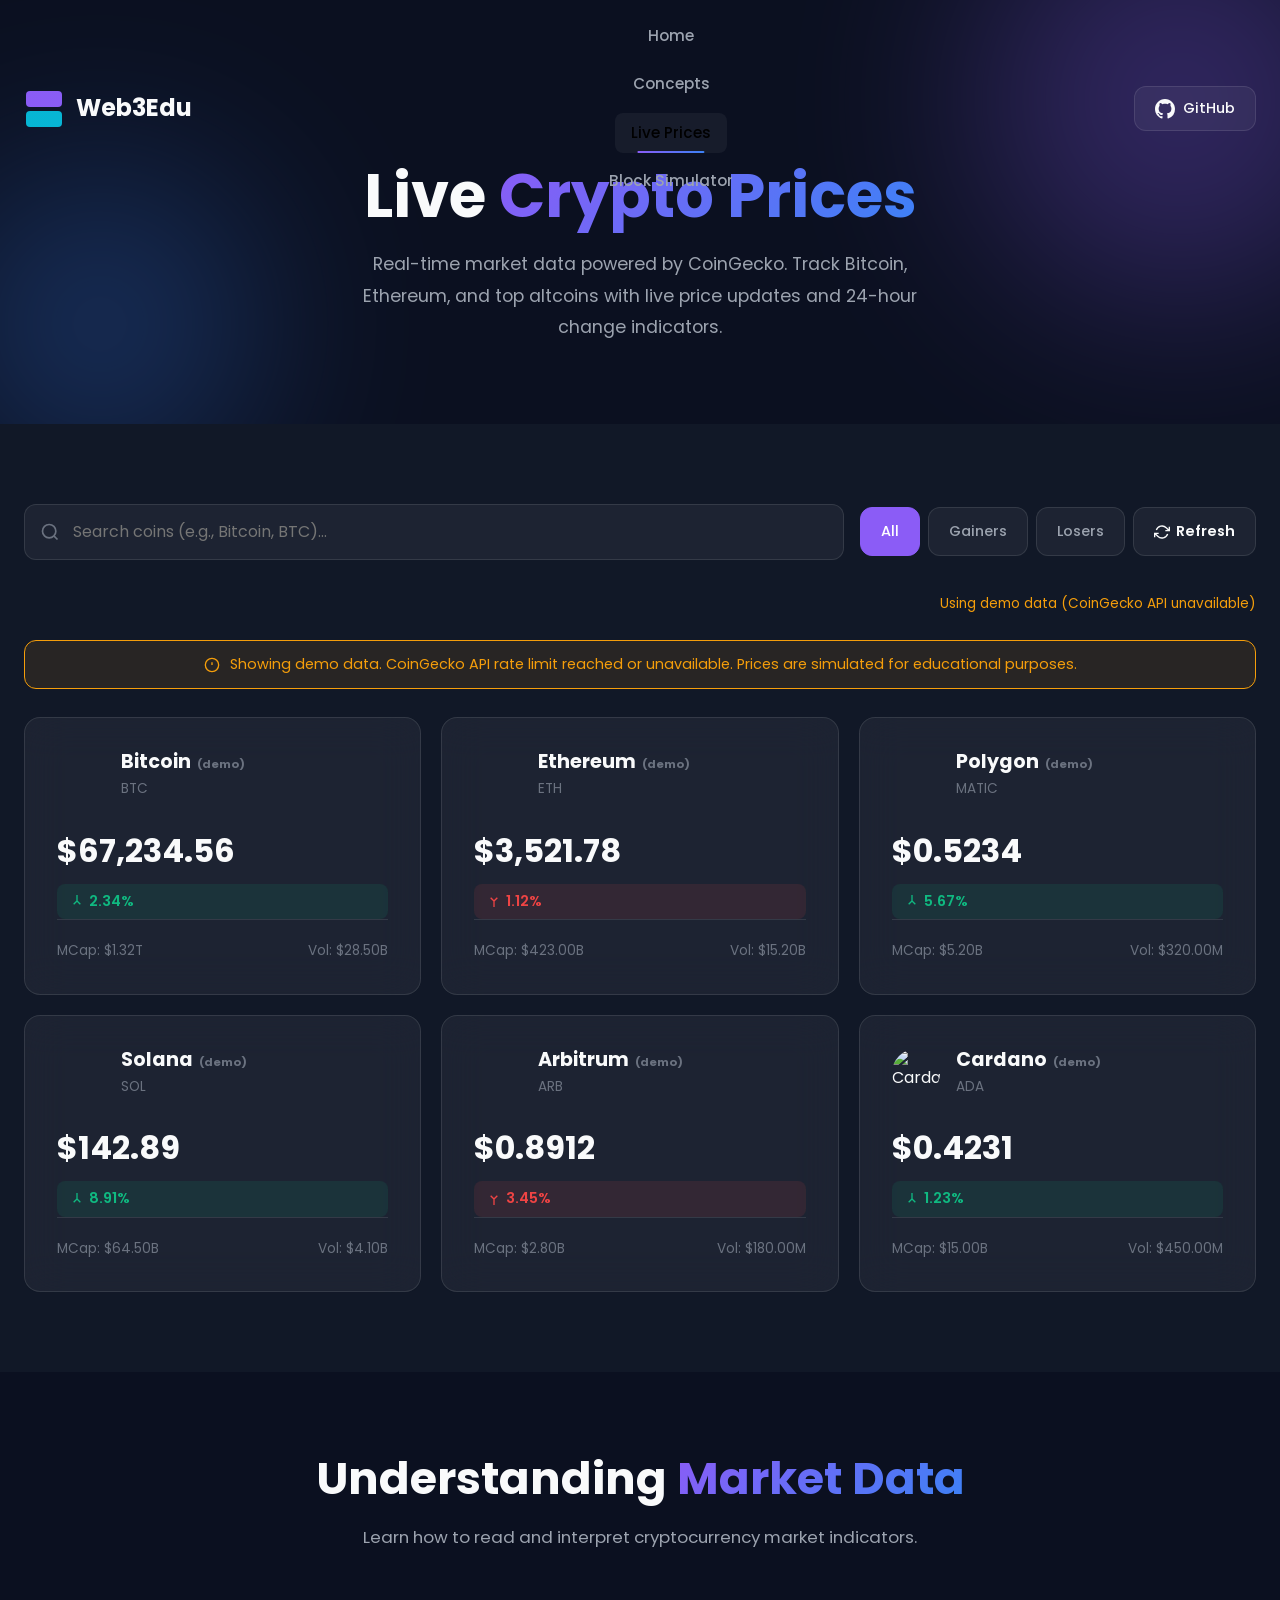
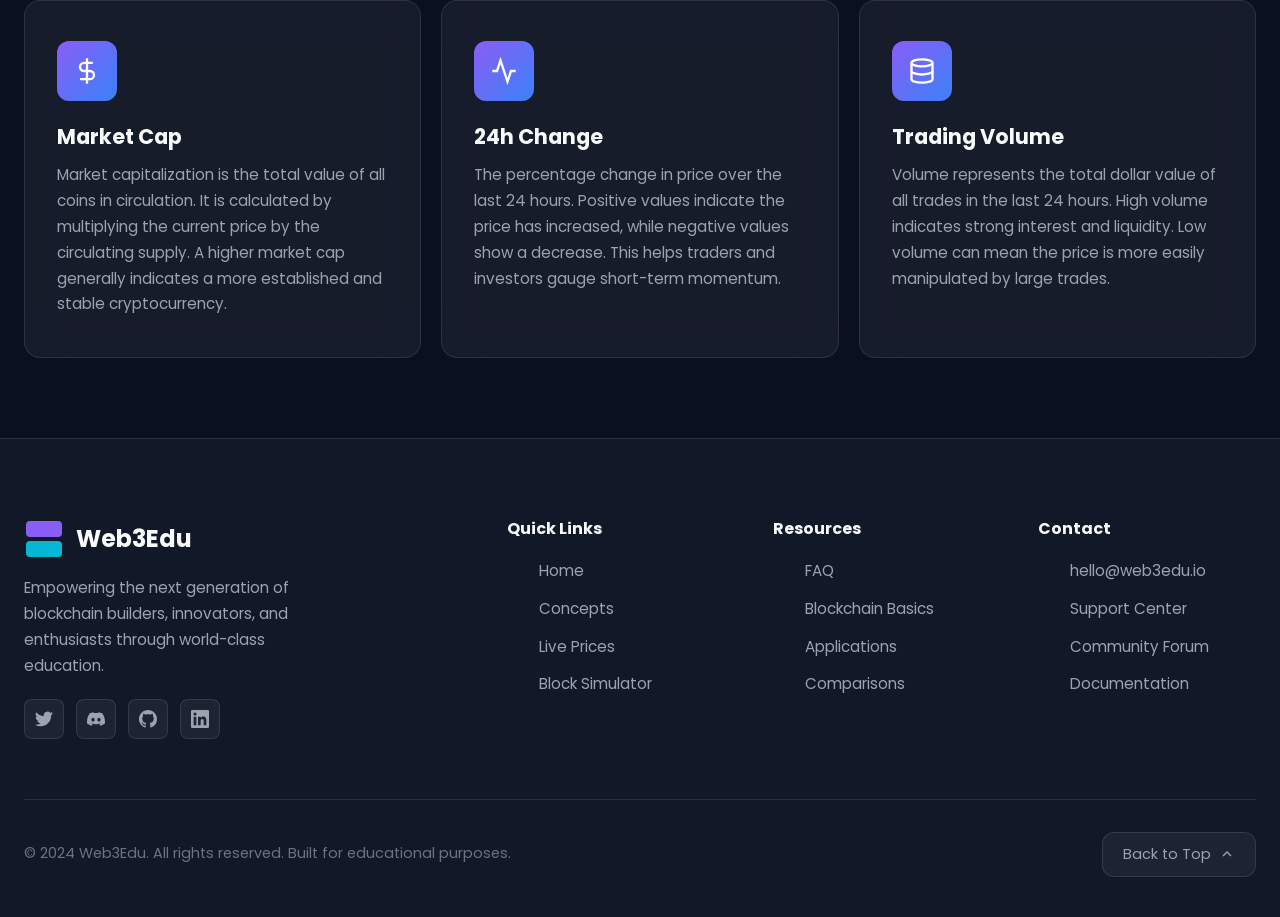
<file: prices.html>
<!DOCTYPE html>
<html lang="en">
<head>
  <meta charset="UTF-8">
  <meta name="viewport" content="width=device-width, initial-scale=1.0">
  <meta name="description" content="Track live cryptocurrency prices for Bitcoin, Ethereum, Polygon, Solana, Arbitrum, and Cardano using real-time CoinGecko data.">
  <meta name="keywords" content="Crypto Prices, Bitcoin Price, Ethereum Price, Live Crypto, CoinGecko">
  <meta name="author" content="Web3Edu">
  <meta name="theme-color" content="#0B1020">
  <title>Live Crypto Prices - Web3Edu</title>

  <link rel="preconnect" href="https://fonts.googleapis.com">
  <link rel="preconnect" href="https://fonts.gstatic.com" crossorigin>
  <link href="https://fonts.googleapis.com/css2?family=Poppins:wght@300;400;500;600;700;800&display=swap" rel="stylesheet">
  <link href="https://cdn.jsdelivr.net/npm/bootstrap@5.3.2/dist/css/bootstrap.min.css" rel="stylesheet">
  <link rel="stylesheet" href="css/style.css">
  <link rel="stylesheet" href="css/responsive.css">
<base target="_blank">
</head>
<body>
  <div class="loading-overlay">
    <div class="loading-content">
      <svg width="64" height="64" viewBox="0 0 24 24" fill="none" stroke="#8B5CF6" stroke-width="2" style="animation: spin 1s linear infinite;">
        <rect x="2" y="2" width="20" height="8" rx="2"/><rect x="2" y="14" width="20" height="8" rx="2"/>
      </svg>
      <h2>Loading Prices</h2>
      <p>Connecting to CoinGecko API...</p>
    </div>
  </div>

  <div class="scroll-progress"></div>
  <div class="mouse-glow"></div>
  <div class="toast-container"></div>

  <!-- Navbar -->
  <nav class="navbar">
    <div class="container">
      <a href="index.html" class="navbar-brand">
        <svg viewBox="0 0 40 40" fill="none" xmlns="http://www.w3.org/2000/svg">
          <rect x="2" y="2" width="36" height="16" rx="4" fill="url(#grad1)"/>
          <rect x="2" y="22" width="36" height="16" rx="4" fill="url(#grad2)"/>
          <defs>
            <linearGradient id="grad1" x1="0" y1="0" x2="40" y2="0">
              <stop offset="0%" stop-color="#8B5CF6"/><stop offset="100%" stop-color="#3B82F6"/>
            </linearGradient>
            <linearGradient id="grad2" x1="0" y1="0" x2="40" y2="0">
              <stop offset="0%" stop-color="#06B6D4"/><stop offset="100%" stop-color="#3B82F6"/>
            </linearGradient>
          </defs>
        </svg>
        Web3Edu
      </a>
      <ul class="navbar-nav">
        <li><a href="index.html" class="nav-link">Home</a></li>
        <li><a href="concepts.html" class="nav-link">Concepts</a></li>
        <li><a href="prices.html" class="nav-link active">Live Prices</a></li>
        <li><a href="simulator.html" class="nav-link">Block Simulator</a></li>
      </ul>
      <div class="navbar-actions">
        <a href="https://github.com" target="_blank" rel="noopener noreferrer" class="github-btn">
          <svg width="20" height="20" viewBox="0 0 24 24" fill="currentColor"><path d="M12 0C5.37 0 0 5.37 0 12c0 5.31 3.435 9.795 8.205 11.385.6.105.825-.255.825-.57 0-.285-.015-1.23-.015-2.235-3.015.555-3.795-.735-4.035-1.41-.135-.345-.72-1.41-1.23-1.695-.42-.225-1.02-.78-.015-.795.945-.015 1.62.87 1.845 1.23 1.08 1.815 2.805 1.305 3.495.99.105-.78.42-1.305.765-1.605-2.67-.3-5.46-1.335-5.46-5.925 0-1.305.465-2.385 1.23-3.225-.12-.3-.54-1.53.12-3.18 0 0 1.005-.315 3.3 1.23.96-.27 1.98-.405 3-.405s2.04.135 3 .405c2.295-1.56 3.3-1.23 3.3-1.23.66 1.65.24 2.88.12 3.18.765.84 1.23 1.905 1.23 3.225 0 4.605-2.805 5.625-5.475 5.925.435.375.81 1.095.81 2.22 0 1.605-.015 2.895-.015 3.3 0 .315.225.69.825.57A12.02 12.02 0 0024 12c0-6.63-5.37-12-12-12z"/></svg>
          <span>GitHub</span>
        </a>
        <button class="hamburger" aria-label="Toggle menu"><span></span><span></span><span></span></button>
      </div>
    </div>
  </nav>

  <!-- Page Header -->
  <section class="page-header">
    <div class="hero-bg">
      <div class="gradient-orb orb-1" style="width: 400px; height: 400px; opacity: 0.3;"></div>
      <div class="gradient-orb orb-2" style="width: 300px; height: 300px; opacity: 0.3;"></div>
    </div>
    <div class="container" style="position: relative; z-index: 10;">
      <h1>Live <span class="text-gradient">Crypto Prices</span></h1>
      <p>Real-time market data powered by CoinGecko. Track Bitcoin, Ethereum, and top altcoins with live price updates and 24-hour change indicators.</p>
    </div>
  </section>

  <!-- Prices Section -->
  <section class="section-padding" style="background: var(--bg-secondary);">
    <div class="container">
      <!-- Controls -->
      <div class="price-controls fade-in">
        <div class="price-search">
          <svg width="20" height="20" viewBox="0 0 24 24" fill="none" stroke="currentColor" stroke-width="2">
            <circle cx="11" cy="11" r="8"/><path d="M21 21l-4.35-4.35"/>
          </svg>
          <input type="text" id="price-search" placeholder="Search coins (e.g., Bitcoin, BTC)...">
        </div>
        <div class="price-filter">
          <button class="filter-btn active" data-filter="all">All</button>
          <button class="filter-btn" data-filter="gainers">Gainers</button>
          <button class="filter-btn" data-filter="losers">Losers</button>
          <button class="btn btn-sm btn-secondary" id="refresh-prices" style="display: flex; align-items: center; gap: 6px;">
            <svg width="16" height="16" viewBox="0 0 24 24" fill="none" stroke="currentColor" stroke-width="2">
              <path d="M23 4v6h-6M1 20v-6h6M3.51 9a9 9 0 0114.85-3.36L23 10M1 14l4.64 4.36A9 9 0 0020.49 15"/>
            </svg>
            Refresh
          </button>
        </div>
      </div>

      <!-- Last Updated -->
      <p id="last-updated" style="text-align: right; color: var(--text-muted); font-size: 0.85rem; margin-bottom: 24px;"></p>

      <!-- Prices Grid -->
      <div class="prices-grid" id="prices-grid"></div>
    </div>
  </section>

  <!-- Info Section -->
  <section class="section-padding">
    <div class="container">
      <div class="section-header fade-in">
        <h2>Understanding <span class="text-gradient">Market Data</span></h2>
        <p>Learn how to read and interpret cryptocurrency market indicators.</p>
      </div>

      <div class="features-grid">
        <div class="feature-card fade-in">
          <div class="feature-icon">
            <svg width="28" height="28" viewBox="0 0 24 24" fill="none" stroke="white" stroke-width="2"><path d="M12 1v22M17 5H9.5a3.5 3.5 0 000 7h5a3.5 3.5 0 010 7H6"/></svg>
          </div>
          <h3>Market Cap</h3>
          <p>Market capitalization is the total value of all coins in circulation. It is calculated by multiplying the current price by the circulating supply. A higher market cap generally indicates a more established and stable cryptocurrency.</p>
        </div>

        <div class="feature-card fade-in stagger-1">
          <div class="feature-icon">
            <svg width="28" height="28" viewBox="0 0 24 24" fill="none" stroke="white" stroke-width="2"><polyline points="22 12 18 12 15 21 9 3 6 12 2 12"/></svg>
          </div>
          <h3>24h Change</h3>
          <p>The percentage change in price over the last 24 hours. Positive values indicate the price has increased, while negative values show a decrease. This helps traders and investors gauge short-term momentum.</p>
        </div>

        <div class="feature-card fade-in stagger-2">
          <div class="feature-icon">
            <svg width="28" height="28" viewBox="0 0 24 24" fill="none" stroke="white" stroke-width="2"><ellipse cx="12" cy="5" rx="9" ry="3"/><path d="M21 12c0 1.66-4 3-9 3s-9-1.34-9-3"/><path d="M3 5v14c0 1.66 4 3 9 3s9-1.34 9-3V5"/></svg>
          </div>
          <h3>Trading Volume</h3>
          <p>Volume represents the total dollar value of all trades in the last 24 hours. High volume indicates strong interest and liquidity. Low volume can mean the price is more easily manipulated by large trades.</p>
        </div>
      </div>
    </div>
  </section>

  <!-- Footer -->
  <footer class="footer">
    <div class="container">
      <div class="footer-grid">
        <div class="footer-brand">
          <a href="index.html" class="navbar-brand">
            <svg viewBox="0 0 40 40" fill="none" xmlns="http://www.w3.org/2000/svg">
              <rect x="2" y="2" width="36" height="16" rx="4" fill="url(#grad1)"/>
              <rect x="2" y="22" width="36" height="16" rx="4" fill="url(#grad2)"/>
              <defs>
                <linearGradient id="grad1" x1="0" y1="0" x2="40" y2="0"><stop offset="0%" stop-color="#8B5CF6"/><stop offset="100%" stop-color="#3B82F6"/></linearGradient>
                <linearGradient id="grad2" x1="0" y1="0" x2="40" y2="0"><stop offset="0%" stop-color="#06B6D4"/><stop offset="100%" stop-color="#3B82F6"/></linearGradient>
              </defs>
            </svg>
            Web3Edu
          </a>
          <p>Empowering the next generation of blockchain builders, innovators, and enthusiasts through world-class education.</p>
          <div class="footer-social">
            <a href="#" aria-label="Twitter"><svg width="18" height="18" viewBox="0 0 24 24" fill="currentColor"><path d="M23.953 4.57a10 10 0 01-2.825.775 4.958 4.958 0 002.163-2.723c-.951.555-2.005.959-3.127 1.184a4.92 4.92 0 00-8.384 4.482C7.69 8.095 4.067 6.13 1.64 3.162a4.822 4.822 0 00-.666 2.475c0 1.71.87 3.213 2.188 4.096a4.904 4.904 0 01-2.228-.616v.06a4.923 4.923 0 003.946 4.827 4.996 4.996 0 01-2.212.085 4.936 4.936 0 004.604 3.417 9.867 9.867 0 01-6.102 2.105c-.39 0-.779-.023-1.17-.067a13.995 13.995 0 007.557 2.209c9.053 0 13.998-7.496 13.998-13.985 0-.21 0-.42-.015-.63A9.935 9.935 0 0024 4.59z"/></svg></a>
            <a href="#" aria-label="Discord"><svg width="18" height="18" viewBox="0 0 24 24" fill="currentColor"><path d="M20.317 4.37a19.791 19.791 0 00-4.885-1.515.074.074 0 00-.079.037c-.21.375-.444.864-.608 1.25a18.27 18.27 0 00-5.487 0 12.64 12.64 0 00-.617-1.25.077.077 0 00-.079-.037A19.736 19.736 0 003.677 4.37a.07.07 0 00-.032.027C.533 9.046-.32 13.58.099 18.057a.082.082 0 00.031.057 19.9 19.9 0 005.993 3.03.078.078 0 00.084-.028c.462-.63.874-1.295 1.226-1.994a.076.076 0 00-.041-.106 13.107 13.107 0 01-1.872-.892.077.077 0 01-.008-.128 10.2 10.2 0 00.372-.292.074.074 0 01.077-.01c3.928 1.793 8.18 1.793 12.062 0a.074.074 0 01.078.01c.12.098.246.198.373.292a.077.077 0 01-.006.127 12.299 12.299 0 01-1.873.892.077.077 0 00-.041.107c.36.698.772 1.362 1.225 1.993a.076.076 0 00.084.028 19.839 19.839 0 006.002-3.03.077.077 0 00.032-.054c.5-5.177-.838-9.674-3.549-13.66a.061.061 0 00-.031-.03zM8.02 15.33c-1.183 0-2.157-1.085-2.157-2.419 0-1.333.956-2.419 2.157-2.419 1.21 0 2.176 1.096 2.157 2.42 0 1.333-.956 2.418-2.157 2.418zm7.975 0c-1.183 0-2.157-1.085-2.157-2.419 0-1.333.955-2.419 2.157-2.419 1.21 0 2.176 1.096 2.157 2.42 0 1.333-.946 2.418-2.157 2.418z"/></svg></a>
            <a href="https://github.com" target="_blank" rel="noopener noreferrer" aria-label="GitHub"><svg width="18" height="18" viewBox="0 0 24 24" fill="currentColor"><path d="M12 0C5.37 0 0 5.37 0 12c0 5.31 3.435 9.795 8.205 11.385.6.105.825-.255.825-.57 0-.285-.015-1.23-.015-2.235-3.015.555-3.795-.735-4.035-1.41-.135-.345-.72-1.41-1.23-1.695-.42-.225-1.02-.78-.015-.795.945-.015 1.62.87 1.845 1.23 1.08 1.815 2.805 1.305 3.495.99.105-.78.42-1.305.765-1.605-2.67-.3-5.46-1.335-5.46-5.925 0-1.305.465-2.385 1.23-3.225-.12-.3-.54-1.53.12-3.18 0 0 1.005-.315 3.3 1.23.96-.27 1.98-.405 3-.405s2.04.135 3 .405c2.295-1.56 3.3-1.23 3.3-1.23.66 1.65.24 2.88.12 3.18.765.84 1.23 1.905 1.23 3.225 0 4.605-2.805 5.625-5.475 5.925.435.375.81 1.095.81 2.22 0 1.605-.015 2.895-.015 3.3 0 .315.225.69.825.57A12.02 12.02 0 0024 12c0-6.63-5.37-12-12-12z"/></svg></a>
            <a href="#" aria-label="LinkedIn"><svg width="18" height="18" viewBox="0 0 24 24" fill="currentColor"><path d="M20.447 20.452h-3.554v-5.569c0-1.328-.027-3.037-1.852-3.037-1.853 0-2.136 1.445-2.136 2.939v5.667H9.351V9h3.414v1.561h.046c.477-.9 1.637-1.85 3.37-1.85 3.601 0 4.267 2.37 4.267 5.455v6.286zM5.337 7.433a2.062 2.062 0 01-2.063-2.065 2.064 2.064 0 112.063 2.065zm1.782 13.019H3.555V9h3.564v11.452zM22.225 0H1.771C.792 0 0 .774 0 1.729v20.542C0 23.227.792 24 1.771 24h20.451C23.2 24 24 23.227 24 22.271V1.729C24 .774 23.2 0 22.222 0h.003z"/></svg></a>
          </div>
        </div>
        <div class="footer-column">
          <h4>Quick Links</h4>
          <ul>
            <li><a href="index.html">Home</a></li>
            <li><a href="concepts.html">Concepts</a></li>
            <li><a href="prices.html">Live Prices</a></li>
            <li><a href="simulator.html">Block Simulator</a></li>
          </ul>
        </div>
        <div class="footer-column">
          <h4>Resources</h4>
          <ul>
            <li><a href="index.html#faq">FAQ</a></li>
            <li><a href="index.html#blockchain">Blockchain Basics</a></li>
            <li><a href="index.html#applications">Applications</a></li>
            <li><a href="concepts.html">Comparisons</a></li>
          </ul>
        </div>
        <div class="footer-column">
          <h4>Contact</h4>
          <ul>
            <li><a href="mailto:hello@web3edu.io">hello@web3edu.io</a></li>
            <li><a href="#">Support Center</a></li>
            <li><a href="#">Community Forum</a></li>
            <li><a href="#">Documentation</a></li>
          </ul>
        </div>
      </div>
      <div class="footer-bottom">
        <p>&copy; 2024 Web3Edu. All rights reserved. Built for educational purposes.</p>
        <a href="#" class="back-to-top">Back to Top<svg width="16" height="16" viewBox="0 0 24 24" fill="none" stroke="currentColor" stroke-width="2"><path d="M18 15l-6-6-6 6"/></svg></a>
      </div>
    </div>
  </footer>

  <script src="https://cdn.jsdelivr.net/npm/bootstrap@5.3.2/dist/js/bootstrap.bundle.min.js"></script>
  <script src="js/main.js"></script>
  <script src="js/prices.js"></script>
</body>
</html>
</file>
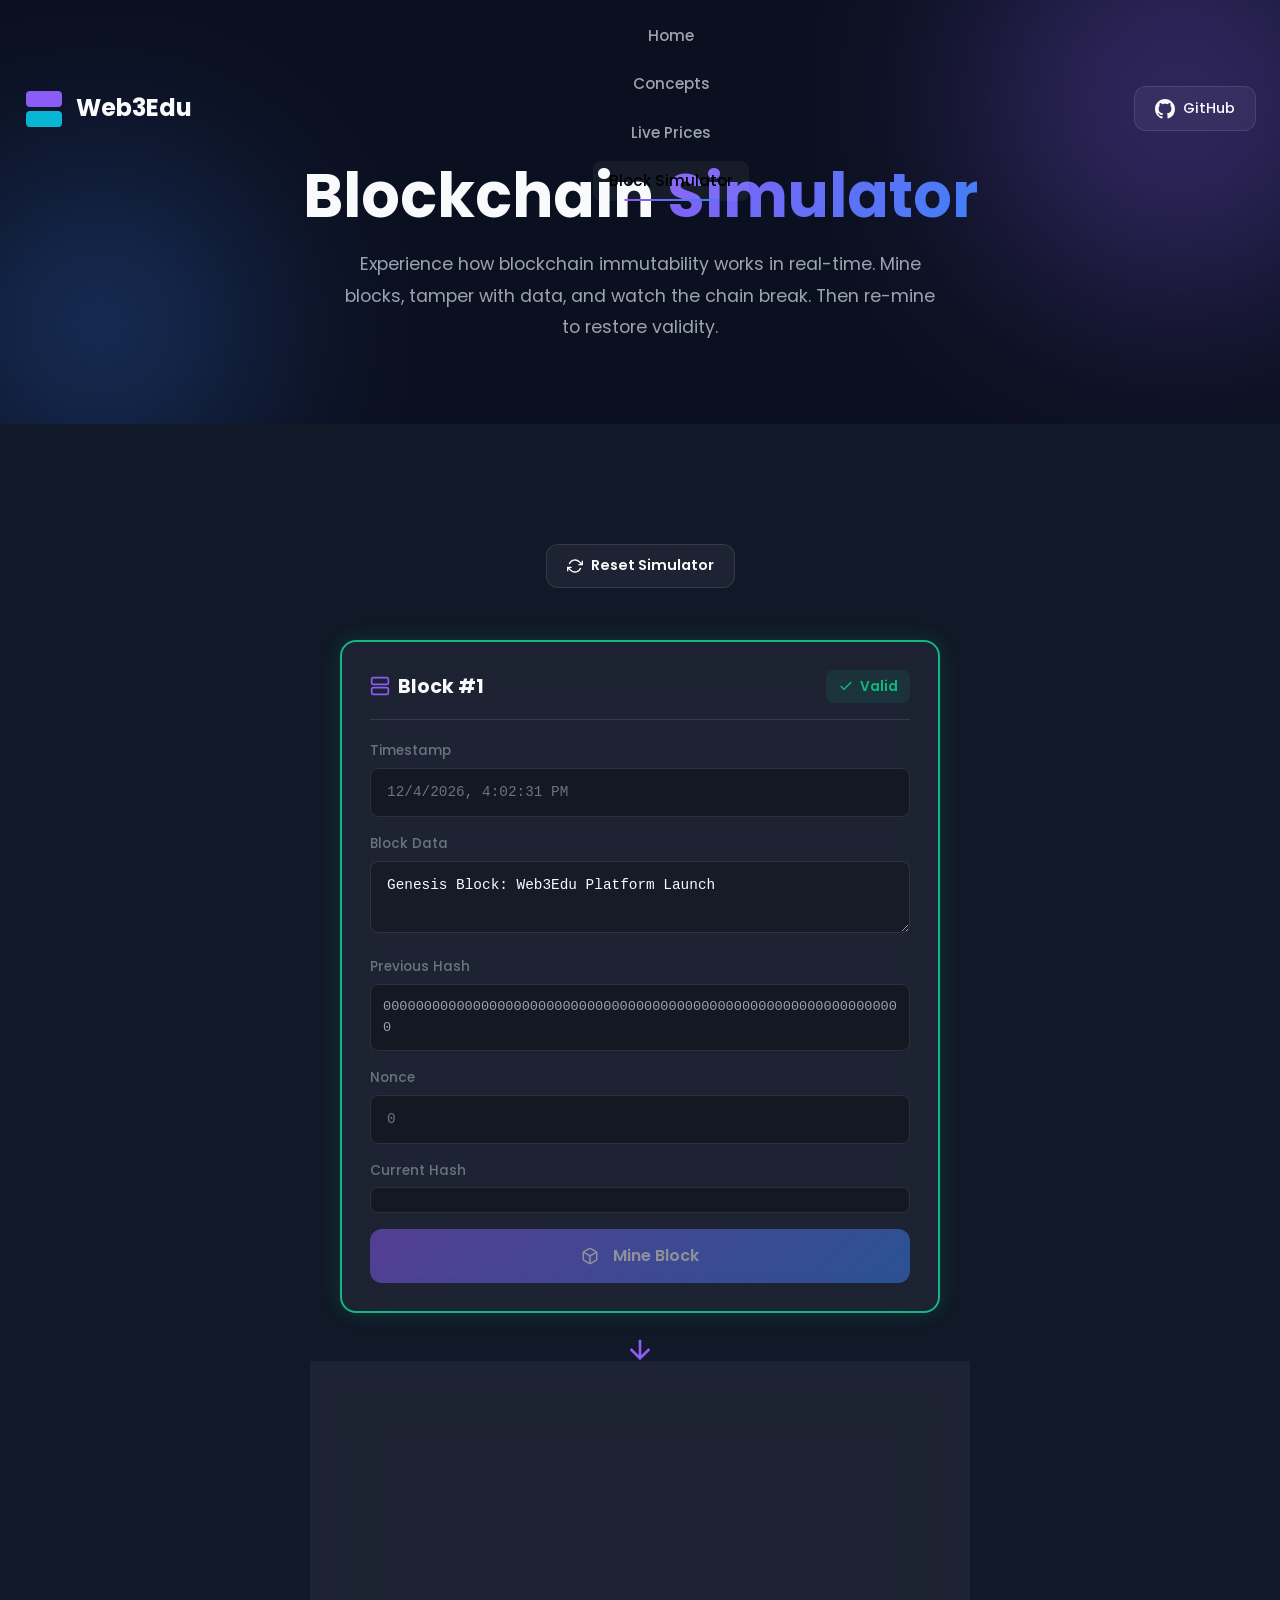
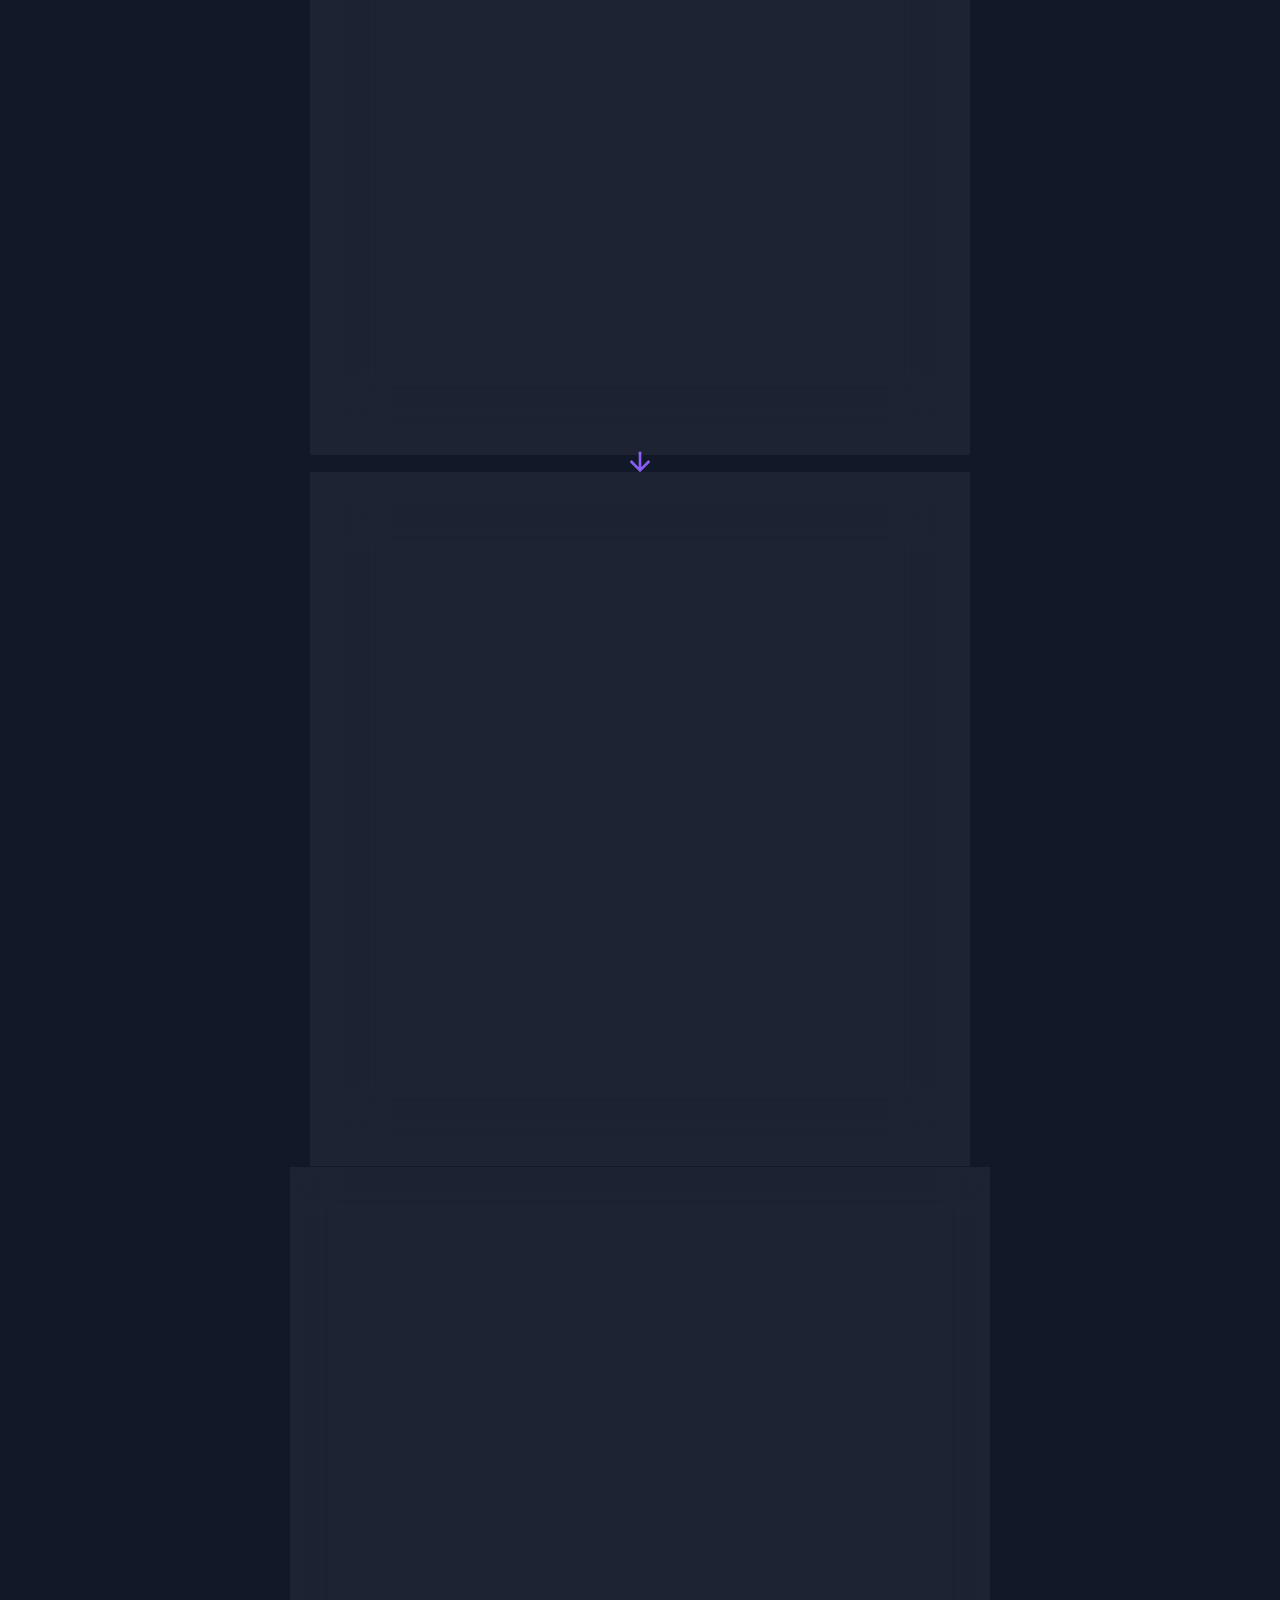
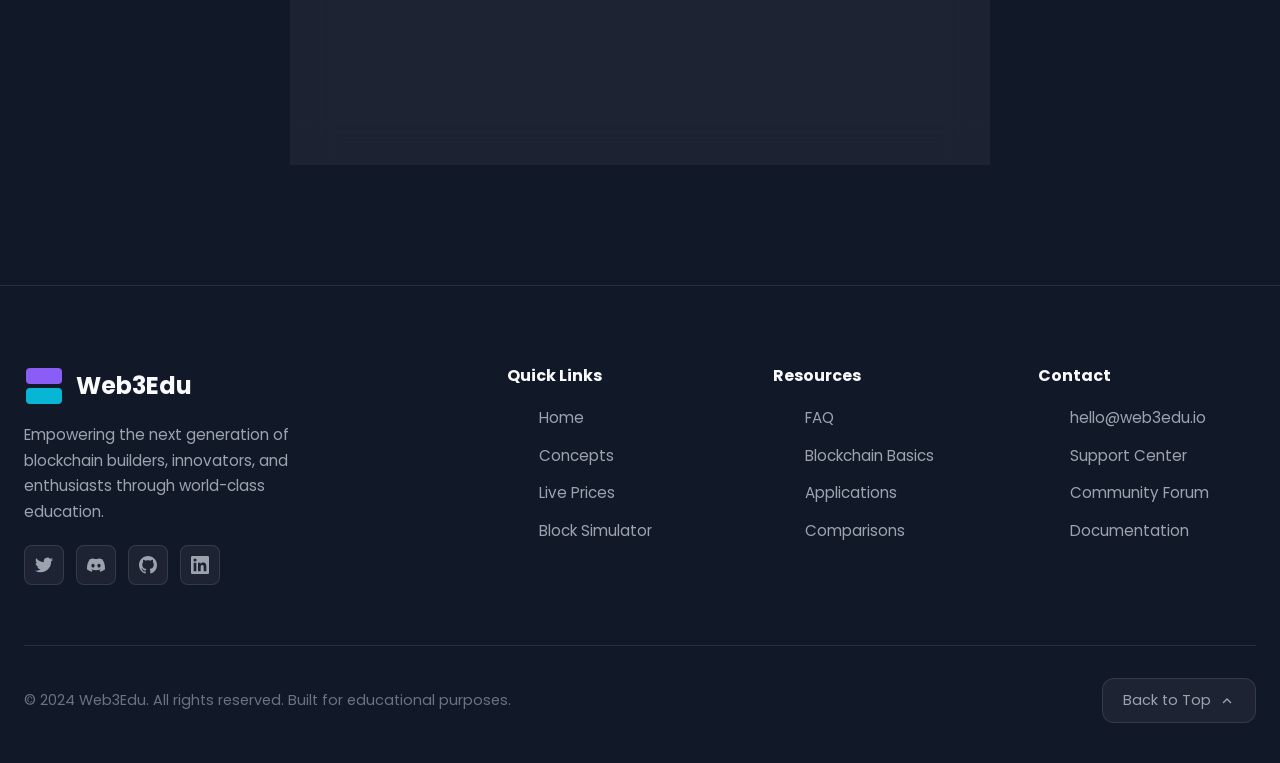
<file: simulator.html>
<!DOCTYPE html>
<html lang="en">
<head>
  <meta charset="UTF-8">
  <meta name="viewport" content="width=device-width, initial-scale=1.0">
  <meta name="description" content="Interactive Blockchain Simulator - Mine blocks, tamper with data, and see how blockchain immutability works in real-time with SHA-256 hashing.">
  <meta name="keywords" content="Blockchain Simulator, SHA-256, Mining, Hash, Block, Interactive, Web3 Education">
  <meta name="author" content="Web3Edu">
  <meta name="theme-color" content="#0B1020">
  <title>Block Simulator - Web3Edu</title>

  <link rel="preconnect" href="https://fonts.googleapis.com">
  <link rel="preconnect" href="https://fonts.gstatic.com" crossorigin>
  <link href="https://fonts.googleapis.com/css2?family=Poppins:wght@300;400;500;600;700;800&family=Courier+Prime:wght@400;700&display=swap" rel="stylesheet">
  <link href="https://cdn.jsdelivr.net/npm/bootstrap@5.3.2/dist/css/bootstrap.min.css" rel="stylesheet">
  <link rel="stylesheet" href="css/style.css">
  <link rel="stylesheet" href="css/responsive.css">
<base target="_blank">
</head>
<body>
  <div class="loading-overlay">
    <div class="loading-content">
      <svg width="64" height="64" viewBox="0 0 24 24" fill="none" stroke="#8B5CF6" stroke-width="2" style="animation: spin 1s linear infinite;">
        <rect x="2" y="2" width="20" height="8" rx="2"/><rect x="2" y="14" width="20" height="8" rx="2"/>
      </svg>
      <h2>Loading Simulator</h2>
      <p>Initializing blockchain engine...</p>
    </div>
  </div>

  <div class="scroll-progress"></div>
  <div class="mouse-glow"></div>
  <div class="toast-container"></div>

  <!-- Navbar -->
  <nav class="navbar">
    <div class="container">
      <a href="index.html" class="navbar-brand">
        <svg viewBox="0 0 40 40" fill="none" xmlns="http://www.w3.org/2000/svg">
          <rect x="2" y="2" width="36" height="16" rx="4" fill="url(#grad1)"/>
          <rect x="2" y="22" width="36" height="16" rx="4" fill="url(#grad2)"/>
          <defs>
            <linearGradient id="grad1" x1="0" y1="0" x2="40" y2="0">
              <stop offset="0%" stop-color="#8B5CF6"/><stop offset="100%" stop-color="#3B82F6"/>
            </linearGradient>
            <linearGradient id="grad2" x1="0" y1="0" x2="40" y2="0">
              <stop offset="0%" stop-color="#06B6D4"/><stop offset="100%" stop-color="#3B82F6"/>
            </linearGradient>
          </defs>
        </svg>
        Web3Edu
      </a>
      <ul class="navbar-nav">
        <li><a href="index.html" class="nav-link">Home</a></li>
        <li><a href="concepts.html" class="nav-link">Concepts</a></li>
        <li><a href="prices.html" class="nav-link">Live Prices</a></li>
        <li><a href="simulator.html" class="nav-link active">Block Simulator</a></li>
      </ul>
      <div class="navbar-actions">
        <a href="https://github.com" target="_blank" rel="noopener noreferrer" class="github-btn">
          <svg width="20" height="20" viewBox="0 0 24 24" fill="currentColor"><path d="M12 0C5.37 0 0 5.37 0 12c0 5.31 3.435 9.795 8.205 11.385.6.105.825-.255.825-.57 0-.285-.015-1.23-.015-2.235-3.015.555-3.795-.735-4.035-1.41-.135-.345-.72-1.41-1.23-1.695-.42-.225-1.02-.78-.015-.795.945-.015 1.62.87 1.845 1.23 1.08 1.815 2.805 1.305 3.495.99.105-.78.42-1.305.765-1.605-2.67-.3-5.46-1.335-5.46-5.925 0-1.305.465-2.385 1.23-3.225-.12-.3-.54-1.53.12-3.18 0 0 1.005-.315 3.3 1.23.96-.27 1.98-.405 3-.405s2.04.135 3 .405c2.295-1.56 3.3-1.23 3.3-1.23.66 1.65.24 2.88.12 3.18.765.84 1.23 1.905 1.23 3.225 0 4.605-2.805 5.625-5.475 5.925.435.375.81 1.095.81 2.22 0 1.605-.015 2.895-.015 3.3 0 .315.225.69.825.57A12.02 12.02 0 0024 12c0-6.63-5.37-12-12-12z"/></svg>
          <span>GitHub</span>
        </a>
        <button class="hamburger" aria-label="Toggle menu"><span></span><span></span><span></span></button>
      </div>
    </div>
  </nav>

  <!-- Page Header -->
  <section class="page-header">
    <div class="hero-bg">
      <div class="gradient-orb orb-1" style="width: 400px; height: 400px; opacity: 0.3;"></div>
      <div class="gradient-orb orb-2" style="width: 300px; height: 300px; opacity: 0.3;"></div>
    </div>
    <div class="container" style="position: relative; z-index: 10;">
      <h1>Blockchain <span class="text-gradient">Simulator</span></h1>
      <p>Experience how blockchain immutability works in real-time. Mine blocks, tamper with data, and watch the chain break. Then re-mine to restore validity.</p>
    </div>
  </section>

  <!-- Simulator Section -->
  <section class="section-padding" style="background: var(--bg-secondary);">
    <div class="container">
      <div class="simulator-container">
        <!-- Chain Status -->
        <div style="text-align: center; margin-bottom: 20px;">
          <button class="btn btn-secondary btn-sm" onclick="resetSimulator()">
            <svg width="16" height="16" viewBox="0 0 24 24" fill="none" stroke="currentColor" stroke-width="2">
              <path d="M23 4v6h-6M1 20v-6h6M3.51 9a9 9 0 0114.85-3.36L23 10M1 14l4.64 4.36A9 9 0 0020.49 15"/>
            </svg>
            Reset Simulator
          </button>
        </div>

        <!-- Block Chain -->
        <div class="block-chain" id="block-chain"></div>

        <!-- Simulator Info -->
        <div class="simulator-info fade-in">
          <h3>
            <svg width="20" height="20" viewBox="0 0 24 24" fill="none" stroke="var(--accent-purple)" stroke-width="2">
              <circle cx="12" cy="12" r="10"/><path d="M12 16v-4"/><path d="M12 8h.01"/>
            </svg>
            How It Works
          </h3>
          <p><strong>1. Mine a Block:</strong> Click "Mine Block" to find a hash starting with "00". The simulator will increment the nonce until it finds a valid hash. This demonstrates the computational work required in Proof of Work.</p>
          <p><strong>2. Tamper with Data:</strong> Edit the "Block Data" field in any block. Watch how the hash changes immediately and how all subsequent blocks become invalid. This demonstrates blockchain immutability.</p>
          <p><strong>3. Restore the Chain:</strong> Re-mine each invalid block in order (starting from the first broken one) to restore chain validity. Each block's previous hash must match the previous block's current hash.</p>
          <ul>
            <li><strong>SHA-256:</strong> The hash function used is the same one used in Bitcoin and Ethereum.</li>
            <li><strong>Nonce:</strong> A number that miners change to find a valid hash. Higher difficulty = more attempts needed.</li>
            <li><strong>Previous Hash:</strong> Links each block to the one before it, creating the "chain" in blockchain.</li>
            <li><strong>Immutability:</strong> Changing any data breaks all subsequent hashes, making tampering detectable instantly.</li>
          </ul>
        </div>
      </div>
    </div>
  </section>

  <!-- Footer -->
  <footer class="footer">
    <div class="container">
      <div class="footer-grid">
        <div class="footer-brand">
          <a href="index.html" class="navbar-brand">
            <svg viewBox="0 0 40 40" fill="none" xmlns="http://www.w3.org/2000/svg">
              <rect x="2" y="2" width="36" height="16" rx="4" fill="url(#grad1)"/>
              <rect x="2" y="22" width="36" height="16" rx="4" fill="url(#grad2)"/>
              <defs>
                <linearGradient id="grad1" x1="0" y1="0" x2="40" y2="0"><stop offset="0%" stop-color="#8B5CF6"/><stop offset="100%" stop-color="#3B82F6"/></linearGradient>
                <linearGradient id="grad2" x1="0" y1="0" x2="40" y2="0"><stop offset="0%" stop-color="#06B6D4"/><stop offset="100%" stop-color="#3B82F6"/></linearGradient>
              </defs>
            </svg>
            Web3Edu
          </a>
          <p>Empowering the next generation of blockchain builders, innovators, and enthusiasts through world-class education.</p>
          <div class="footer-social">
            <a href="#" aria-label="Twitter"><svg width="18" height="18" viewBox="0 0 24 24" fill="currentColor"><path d="M23.953 4.57a10 10 0 01-2.825.775 4.958 4.958 0 002.163-2.723c-.951.555-2.005.959-3.127 1.184a4.92 4.92 0 00-8.384 4.482C7.69 8.095 4.067 6.13 1.64 3.162a4.822 4.822 0 00-.666 2.475c0 1.71.87 3.213 2.188 4.096a4.904 4.904 0 01-2.228-.616v.06a4.923 4.923 0 003.946 4.827 4.996 4.996 0 01-2.212.085 4.936 4.936 0 004.604 3.417 9.867 9.867 0 01-6.102 2.105c-.39 0-.779-.023-1.17-.067a13.995 13.995 0 007.557 2.209c9.053 0 13.998-7.496 13.998-13.985 0-.21 0-.42-.015-.63A9.935 9.935 0 0024 4.59z"/></svg></a>
            <a href="#" aria-label="Discord"><svg width="18" height="18" viewBox="0 0 24 24" fill="currentColor"><path d="M20.317 4.37a19.791 19.791 0 00-4.885-1.515.074.074 0 00-.079.037c-.21.375-.444.864-.608 1.25a18.27 18.27 0 00-5.487 0 12.64 12.64 0 00-.617-1.25.077.077 0 00-.079-.037A19.736 19.736 0 003.677 4.37a.07.07 0 00-.032.027C.533 9.046-.32 13.58.099 18.057a.082.082 0 00.031.057 19.9 19.9 0 005.993 3.03.078.078 0 00.084-.028c.462-.63.874-1.295 1.226-1.994a.076.076 0 00-.041-.106 13.107 13.107 0 01-1.872-.892.077.077 0 01-.008-.128 10.2 10.2 0 00.372-.292.074.074 0 01.077-.01c3.928 1.793 8.18 1.793 12.062 0a.074.074 0 01.078.01c.12.098.246.198.373.292a.077.077 0 01-.006.127 12.299 12.299 0 01-1.873.892.077.077 0 00-.041.107c.36.698.772 1.362 1.225 1.993a.076.076 0 00.084.028 19.839 19.839 0 006.002-3.03.077.077 0 00.032-.054c.5-5.177-.838-9.674-3.549-13.66a.061.061 0 00-.031-.03zM8.02 15.33c-1.183 0-2.157-1.085-2.157-2.419 0-1.333.956-2.419 2.157-2.419 1.21 0 2.176 1.096 2.157 2.42 0 1.333-.956 2.418-2.157 2.418zm7.975 0c-1.183 0-2.157-1.085-2.157-2.419 0-1.333.955-2.419 2.157-2.419 1.21 0 2.176 1.096 2.157 2.42 0 1.333-.946 2.418-2.157 2.418z"/></svg></a>
            <a href="https://github.com" target="_blank" rel="noopener noreferrer" aria-label="GitHub"><svg width="18" height="18" viewBox="0 0 24 24" fill="currentColor"><path d="M12 0C5.37 0 0 5.37 0 12c0 5.31 3.435 9.795 8.205 11.385.6.105.825-.255.825-.57 0-.285-.015-1.23-.015-2.235-3.015.555-3.795-.735-4.035-1.41-.135-.345-.72-1.41-1.23-1.695-.42-.225-1.02-.78-.015-.795.945-.015 1.62.87 1.845 1.23 1.08 1.815 2.805 1.305 3.495.99.105-.78.42-1.305.765-1.605-2.67-.3-5.46-1.335-5.46-5.925 0-1.305.465-2.385 1.23-3.225-.12-.3-.54-1.53.12-3.18 0 0 1.005-.315 3.3 1.23.96-.27 1.98-.405 3-.405s2.04.135 3 .405c2.295-1.56 3.3-1.23 3.3-1.23.66 1.65.24 2.88.12 3.18.765.84 1.23 1.905 1.23 3.225 0 4.605-2.805 5.625-5.475 5.925.435.375.81 1.095.81 2.22 0 1.605-.015 2.895-.015 3.3 0 .315.225.69.825.57A12.02 12.02 0 0024 12c0-6.63-5.37-12-12-12z"/></svg></a>
            <a href="#" aria-label="LinkedIn"><svg width="18" height="18" viewBox="0 0 24 24" fill="currentColor"><path d="M20.447 20.452h-3.554v-5.569c0-1.328-.027-3.037-1.852-3.037-1.853 0-2.136 1.445-2.136 2.939v5.667H9.351V9h3.414v1.561h.046c.477-.9 1.637-1.85 3.37-1.85 3.601 0 4.267 2.37 4.267 5.455v6.286zM5.337 7.433a2.062 2.062 0 01-2.063-2.065 2.064 2.064 0 112.063 2.065zm1.782 13.019H3.555V9h3.564v11.452zM22.225 0H1.771C.792 0 0 .774 0 1.729v20.542C0 23.227.792 24 1.771 24h20.451C23.2 24 24 23.227 24 22.271V1.729C24 .774 23.2 0 22.222 0h.003z"/></svg></a>
          </div>
        </div>
        <div class="footer-column">
          <h4>Quick Links</h4>
          <ul>
            <li><a href="index.html">Home</a></li>
            <li><a href="concepts.html">Concepts</a></li>
            <li><a href="prices.html">Live Prices</a></li>
            <li><a href="simulator.html">Block Simulator</a></li>
          </ul>
        </div>
        <div class="footer-column">
          <h4>Resources</h4>
          <ul>
            <li><a href="index.html#faq">FAQ</a></li>
            <li><a href="index.html#blockchain">Blockchain Basics</a></li>
            <li><a href="index.html#applications">Applications</a></li>
            <li><a href="concepts.html">Comparisons</a></li>
          </ul>
        </div>
        <div class="footer-column">
          <h4>Contact</h4>
          <ul>
            <li><a href="mailto:hello@web3edu.io">hello@web3edu.io</a></li>
            <li><a href="#">Support Center</a></li>
            <li><a href="#">Community Forum</a></li>
            <li><a href="#">Documentation</a></li>
          </ul>
        </div>
      </div>
      <div class="footer-bottom">
        <p>&copy; 2024 Web3Edu. All rights reserved. Built for educational purposes.</p>
        <a href="#" class="back-to-top">Back to Top<svg width="16" height="16" viewBox="0 0 24 24" fill="none" stroke="currentColor" stroke-width="2"><path d="M18 15l-6-6-6 6"/></svg></a>
      </div>
    </div>
  </footer>

  <script src="https://cdn.jsdelivr.net/npm/bootstrap@5.3.2/dist/js/bootstrap.bundle.min.js"></script>
  <script src="js/main.js"></script>
  <script src="js/simulator.js"></script>
</body>
</html>
</file>
<file: css/style.css>
/* ============================================
   Web3Edu - Premium Web3 Educational Platform
   Global Stylesheet - Production Ready
   ============================================ */

/* CSS Variables */
:root {
  --bg-primary: #0B1020;
  --bg-secondary: #111827;
  --bg-card: rgba(17, 24, 39, 0.7);
  --bg-glass: rgba(255, 255, 255, 0.05);
  --border-glass: rgba(255, 255, 255, 0.1);
  --text-primary: #F9FAFB;
  --text-secondary: #9CA3AF;
  --text-muted: #6B7280;
  --accent-purple: #8B5CF6;
  --accent-purple-light: #A78BFA;
  --accent-blue: #3B82F6;
  --accent-cyan: #06B6D4;
  --accent-green: #10B981;
  --accent-red: #EF4444;
  --accent-orange: #F59E0B;
  --gradient-purple: linear-gradient(135deg, #8B5CF6 0%, #3B82F6 100%);
  --gradient-cyan: linear-gradient(135deg, #06B6D4 0%, #3B82F6 100%);
  --gradient-dark: linear-gradient(180deg, #0B1020 0%, #111827 100%);
  --shadow-sm: 0 2px 8px rgba(0, 0, 0, 0.2);
  --shadow-md: 0 8px 24px rgba(0, 0, 0, 0.3);
  --shadow-lg: 0 16px 48px rgba(0, 0, 0, 0.4);
  --shadow-glow-purple: 0 0 20px rgba(139, 92, 246, 0.3);
  --shadow-glow-cyan: 0 0 20px rgba(6, 182, 212, 0.3);
  --radius-sm: 8px;
  --radius-md: 12px;
  --radius-lg: 16px;
  --radius-xl: 24px;
  --font-primary: 'Poppins', -apple-system, BlinkMacSystemFont, 'Segoe UI', sans-serif;
  --transition-fast: 0.2s ease;
  --transition-normal: 0.3s ease;
  --transition-slow: 0.5s ease;
}

/* Reset & Base */
*, *::before, *::after {
  margin: 0;
  padding: 0;
  box-sizing: border-box;
}

html {
  scroll-behavior: smooth;
  font-size: 16px;
  -webkit-text-size-adjust: 100%;
}

body {
  font-family: var(--font-primary);
  background-color: var(--bg-primary);
  background: var(--bg-primary);
  color: var(--text-primary);
  line-height: 1.6;
  overflow-x: hidden;
  min-height: 100vh;
  -webkit-font-smoothing: antialiased;
  -moz-osx-font-smoothing: grayscale;
  text-rendering: optimizeLegibility;
}

a {
  color: inherit;
  text-decoration: none;
  transition: var(--transition-fast);
}

img {
  max-width: 100%;
  height: auto;
  display: block;
}

button {
  font-family: inherit;
  cursor: pointer;
  border: none;
  outline: none;
  background: none;
}

ul, ol {
  list-style: none;
}

/* Scrollbar */
::-webkit-scrollbar {
  width: 8px;
}
::-webkit-scrollbar-track {
  background: var(--bg-secondary);
}
::-webkit-scrollbar-thumb {
  background: var(--accent-purple);
  border-radius: 4px;
}
::-webkit-scrollbar-thumb:hover {
  background: var(--accent-purple-light);
}

/* Selection */
::selection {
  background: var(--accent-purple);
  color: white;
}

/* ============================================
   Typography
   ============================================ */

h1, h2, h3, h4, h5, h6 {
  font-weight: 700;
  line-height: 1.2;
  color: var(--text-primary);
  margin-bottom: 0.5em;
}

h1 { font-size: clamp(2.2rem, 5vw, 3.8rem); }
h2 { font-size: clamp(1.8rem, 4vw, 2.8rem); }
h3 { font-size: clamp(1.3rem, 3vw, 1.8rem); }
h4 { font-size: clamp(1.1rem, 2vw, 1.4rem); }

p {
  color: var(--text-secondary);
  font-size: 1rem;
  line-height: 1.8;
  margin-bottom: 1em;
}

p:last-child {
  margin-bottom: 0;
}

.text-gradient {
  background: var(--gradient-purple);
  -webkit-background-clip: text;
  -webkit-text-fill-color: transparent;
  background-clip: text;
}

.text-cyan { color: var(--accent-cyan); }
.text-purple { color: var(--accent-purple); }
.text-green { color: var(--accent-green); }
.text-red { color: var(--accent-red); }

/* ============================================
   Utilities
   ============================================ */

.container {
  width: 100%;
  max-width: 1280px;
  margin: 0 auto;
  padding: 0 24px;
  position: relative;
}

.section-padding {
  padding: 80px 0;
}

.section-header {
  text-align: center;
  margin-bottom: 48px;
  max-width: 800px;
  margin-left: auto;
  margin-right: auto;
}

.section-header h2 {
  margin-bottom: 16px;
}

.section-header p {
  max-width: 600px;
  margin: 0 auto;
  font-size: 1.05rem;
}

.glass-card {
  background: var(--bg-glass);
  backdrop-filter: blur(20px);
  -webkit-backdrop-filter: blur(20px);
  border: 1px solid var(--border-glass);
  border-radius: var(--radius-lg);
  padding: 32px;
  transition: var(--transition-normal);
}

.glass-card:hover {
  border-color: rgba(139, 92, 246, 0.3);
  box-shadow: var(--shadow-glow-purple);
  transform: translateY(-4px);
}

/* ============================================
   Buttons
   ============================================ */

.btn {
  display: inline-flex;
  align-items: center;
  justify-content: center;
  gap: 8px;
  padding: 14px 32px;
  font-size: 1rem;
  font-weight: 600;
  border-radius: var(--radius-md);
  transition: var(--transition-normal);
  position: relative;
  overflow: hidden;
  text-align: center;
  white-space: nowrap;
}

.btn-primary {
  background: var(--gradient-purple);
  color: white;
  box-shadow: 0 4px 16px rgba(139, 92, 246, 0.3);
}

.btn-primary:hover {
  transform: translateY(-2px);
  box-shadow: 0 8px 24px rgba(139, 92, 246, 0.4);
  color: white;
}

.btn-secondary {
  background: rgba(255, 255, 255, 0.05);
  color: var(--text-primary);
  border: 1px solid var(--border-glass);
}

.btn-secondary:hover {
  background: rgba(255, 255, 255, 0.1);
  border-color: var(--accent-purple);
  color: var(--text-primary);
}

.btn-cyan {
  background: var(--gradient-cyan);
  color: white;
  box-shadow: 0 4px 16px rgba(6, 182, 212, 0.3);
}

.btn-cyan:hover {
  transform: translateY(-2px);
  box-shadow: 0 8px 24px rgba(6, 182, 212, 0.4);
  color: white;
}

.btn-sm {
  padding: 10px 20px;
  font-size: 0.9rem;
}

/* Ripple Effect */
.btn-ripple {
  position: relative;
  overflow: hidden;
}

.btn-ripple::after {
  content: '';
  position: absolute;
  width: 100%;
  height: 100%;
  top: 0;
  left: 0;
  pointer-events: none;
  background-image: radial-gradient(circle, rgba(255,255,255,0.3) 10%, transparent 10.01%);
  background-repeat: no-repeat;
  background-position: 50%;
  transform: scale(10, 10);
  opacity: 0;
  transition: transform 0.5s, opacity 0.5s;
}

.btn-ripple:active::after {
  transform: scale(0, 0);
  opacity: 0.3;
  transition: 0s;
}

/* ============================================
   Navbar
   ============================================ */

.navbar {
  position: fixed;
  top: 0;
  left: 0;
  width: 100%;
  z-index: 1000;
  padding: 16px 0;
  transition: var(--transition-normal);
}

.navbar.scrolled {
  background: rgba(11, 16, 32, 0.95);
  backdrop-filter: blur(20px);
  -webkit-backdrop-filter: blur(20px);
  box-shadow: var(--shadow-md);
  padding: 12px 0;
}

.navbar .container {
  display: flex;
  align-items: center;
  justify-content: space-between;
}

.navbar-brand {
  display: flex;
  align-items: center;
  gap: 12px;
  font-size: 1.5rem;
  font-weight: 700;
  color: var(--text-primary);
  flex-shrink: 0;
}

.navbar-brand svg {
  width: 40px;
  height: 40px;
  flex-shrink: 0;
}

.navbar-nav {
  display: flex;
  align-items: center;
  gap: 8px;
  list-style: none;
  margin: 0;
  padding: 0;
}

.nav-link {
  padding: 8px 16px;
  font-size: 0.95rem;
  font-weight: 500;
  color: var(--text-secondary);
  position: relative;
  border-radius: var(--radius-sm);
  transition: var(--transition-fast);
  display: inline-block;
}

.nav-link:hover,
.nav-link.active {
  color: var(--text-primary);
  background: var(--bg-glass);
}

.nav-link::after {
  content: '';
  position: absolute;
  bottom: 0;
  left: 50%;
  width: 0;
  height: 2px;
  background: var(--gradient-purple);
  transition: var(--transition-normal);
  transform: translateX(-50%);
  border-radius: 2px;
}

.nav-link:hover::after,
.nav-link.active::after {
  width: 60%;
}

.navbar-actions {
  display: flex;
  align-items: center;
  gap: 12px;
  flex-shrink: 0;
}

.github-btn {
  display: flex;
  align-items: center;
  gap: 8px;
  padding: 10px 20px;
  background: var(--bg-glass);
  border: 1px solid var(--border-glass);
  border-radius: var(--radius-md);
  color: var(--text-primary);
  font-size: 0.9rem;
  font-weight: 500;
  transition: var(--transition-fast);
}

.github-btn:hover {
  background: rgba(255,255,255,0.1);
  border-color: var(--accent-purple);
  color: var(--text-primary);
}

.hamburger {
  display: none;
  flex-direction: column;
  gap: 5px;
  padding: 8px;
  background: none;
  border: none;
  cursor: pointer;
}

.hamburger span {
  display: block;
  width: 24px;
  height: 2px;
  background: var(--text-primary);
  border-radius: 2px;
  transition: var(--transition-fast);
}

.hamburger.active span:nth-child(1) {
  transform: rotate(45deg) translate(5px, 5px);
}

.hamburger.active span:nth-child(2) {
  opacity: 0;
}

.hamburger.active span:nth-child(3) {
  transform: rotate(-45deg) translate(5px, -5px);
}

/* ============================================
   Hero Section
   ============================================ */

.hero {
  position: relative;
  min-height: 100vh;
  display: flex;
  align-items: center;
  padding: 140px 0 100px;
  overflow: hidden;
  background: var(--bg-primary);
}

.hero-bg {
  position: absolute;
  inset: 0;
  z-index: 0;
  overflow: hidden;
  pointer-events: none;
}

.hero-bg .gradient-orb {
  position: absolute;
  border-radius: 50%;
  filter: blur(100px);
  opacity: 0.35;
  animation: float-orb 8s ease-in-out infinite;
  pointer-events: none;
}

.hero-bg .orb-1 {
  width: 500px;
  height: 500px;
  background: var(--accent-purple);
  top: -100px;
  right: -100px;
  animation-delay: 0s;
}

.hero-bg .orb-2 {
  width: 400px;
  height: 400px;
  background: var(--accent-blue);
  bottom: -50px;
  left: -50px;
  animation-delay: -2s;
}

.hero-bg .orb-3 {
  width: 300px;
  height: 300px;
  background: var(--accent-cyan);
  top: 50%;
  left: 50%;
  animation-delay: -4s;
  transform: translate(-50%, -50%);
}

@keyframes float-orb {
  0%, 100% { transform: translate(0, 0) scale(1); }
  33% { transform: translate(30px, -30px) scale(1.05); }
  66% { transform: translate(-20px, 20px) scale(0.95); }
}

.hero-grid {
  position: absolute;
  inset: 0;
  background-image: 
    linear-gradient(rgba(139, 92, 246, 0.03) 1px, transparent 1px),
    linear-gradient(90deg, rgba(139, 92, 246, 0.03) 1px, transparent 1px);
  background-size: 60px 60px;
  z-index: 1;
  pointer-events: none;
}

.hero-particles {
  position: absolute;
  inset: 0;
  z-index: 2;
  pointer-events: none;
  overflow: hidden;
}

.hero .container {
  position: relative;
  z-index: 10;
}

.hero-content {
  display: grid;
  grid-template-columns: 1fr 1fr;
  gap: 60px;
  align-items: center;
  width: 100%;
}

.hero-text {
  position: relative;
  z-index: 10;
}

.hero-text h1 {
  margin-bottom: 20px;
  line-height: 1.1;
}

.hero-text p {
  font-size: 1.15rem;
  margin-bottom: 32px;
  max-width: 500px;
}

.hero-buttons {
  display: flex;
  gap: 16px;
  flex-wrap: wrap;
}

.hero-visual {
  position: relative;
  display: flex;
  justify-content: center;
  align-items: center;
  z-index: 5;
}

.hero-illustration {
  width: 100%;
  max-width: 480px;
  height: auto;
  animation: float 6s ease-in-out infinite;
}

@keyframes float {
  0%, 100% { transform: translateY(0); }
  50% { transform: translateY(-20px); }
}

.floating-coin {
  position: absolute;
  font-size: 2rem;
  opacity: 0.6;
  animation: coin-float 4s ease-in-out infinite;
  pointer-events: none;
  z-index: 6;
}

.floating-coin:nth-child(2) {
  top: 10%;
  right: 10%;
  animation-delay: 0s;
}

.floating-coin:nth-child(3) {
  bottom: 20%;
  left: 5%;
  animation-delay: -1.5s;
}

.floating-coin:nth-child(4) {
  top: 40%;
  right: 0;
  animation-delay: -3s;
}

@keyframes coin-float {
  0%, 100% { transform: translateY(0) rotate(0deg); }
  50% { transform: translateY(-15px) rotate(5deg); }
}

/* Wave Divider */
.wave-divider {
  position: absolute;
  bottom: 0;
  left: 0;
  width: 100%;
  z-index: 5;
  line-height: 0;
}

.wave-divider svg {
  display: block;
  width: 100%;
  height: auto;
  max-height: 120px;
}

/* ============================================
   Stats Section
   ============================================ */

.stats-section {
  padding: 60px 0;
  background: var(--bg-secondary);
  border-top: 1px solid var(--border-glass);
  border-bottom: 1px solid var(--border-glass);
}

.stats-grid {
  display: grid;
  grid-template-columns: repeat(4, 1fr);
  gap: 32px;
}

.stat-item {
  text-align: center;
  padding: 24px;
}

.stat-number {
  font-size: 2.5rem;
  font-weight: 700;
  background: var(--gradient-purple);
  -webkit-background-clip: text;
  -webkit-text-fill-color: transparent;
  background-clip: text;
  margin-bottom: 8px;
}

.stat-label {
  color: var(--text-secondary);
  font-size: 0.95rem;
}

/* ============================================
   Feature Cards
   ============================================ */

.features-grid {
  display: grid;
  grid-template-columns: repeat(3, 1fr);
  gap: 24px;
}

.feature-card {
  background: var(--bg-glass);
  backdrop-filter: blur(20px);
  -webkit-backdrop-filter: blur(20px);
  border: 1px solid var(--border-glass);
  border-radius: var(--radius-lg);
  padding: 40px 32px;
  transition: var(--transition-normal);
  position: relative;
  overflow: hidden;
  height: 100%;
  display: flex;
  flex-direction: column;
}

.feature-card::before {
  content: '';
  position: absolute;
  top: 0;
  left: 0;
  width: 100%;
  height: 3px;
  background: var(--gradient-purple);
  transform: scaleX(0);
  transform-origin: left;
  transition: var(--transition-normal);
}

.feature-card:hover::before {
  transform: scaleX(1);
}

.feature-card:hover {
  transform: translateY(-8px);
  border-color: rgba(139, 92, 246, 0.3);
  box-shadow: var(--shadow-glow-purple);
}

.feature-icon {
  width: 60px;
  height: 60px;
  display: flex;
  align-items: center;
  justify-content: center;
  background: var(--gradient-purple);
  border-radius: var(--radius-md);
  margin-bottom: 24px;
  font-size: 1.5rem;
  flex-shrink: 0;
}

.feature-card h3 {
  margin-bottom: 12px;
  font-size: 1.3rem;
}

.feature-card p {
  font-size: 0.95rem;
  line-height: 1.7;
  margin-bottom: 0;
}

/* ============================================
   Timeline
   ============================================ */

.timeline {
  position: relative;
  padding: 40px 0;
  max-width: 900px;
  margin: 0 auto;
}

.timeline::before {
  content: '';
  position: absolute;
  left: 50%;
  top: 0;
  bottom: 0;
  width: 2px;
  background: var(--gradient-purple);
  transform: translateX(-50%);
}

.timeline-item {
  display: flex;
  justify-content: flex-end;
  padding-right: 50%;
  position: relative;
  margin-bottom: 60px;
}

.timeline-item:nth-child(even) {
  justify-content: flex-start;
  padding-right: 0;
  padding-left: 50%;
}

.timeline-item:last-child {
  margin-bottom: 0;
}

.timeline-dot {
  position: absolute;
  left: 50%;
  top: 0;
  width: 20px;
  height: 20px;
  background: var(--accent-purple);
  border: 4px solid var(--bg-primary);
  border-radius: 50%;
  transform: translateX(-50%);
  z-index: 2;
  box-shadow: 0 0 0 4px rgba(139, 92, 246, 0.2);
}

.timeline-content {
  max-width: 400px;
  padding: 0 40px;
}

.timeline-content h3 {
  margin-bottom: 8px;
  color: var(--accent-purple-light);
  font-size: 1.2rem;
}

.timeline-content p {
  font-size: 0.95rem;
  margin-bottom: 0;
}

/* ============================================
   Comparison Cards (Concepts Page)
   ============================================ */

.comparison-grid {
  display: grid;
  grid-template-columns: repeat(2, 1fr);
  gap: 32px;
}

.comparison-card {
  background: var(--bg-glass);
  backdrop-filter: blur(20px);
  -webkit-backdrop-filter: blur(20px);
  border: 1px solid var(--border-glass);
  border-radius: var(--radius-lg);
  overflow: hidden;
  transition: var(--transition-normal);
  height: 100%;
  display: flex;
  flex-direction: column;
}

.comparison-card:hover {
  border-color: rgba(139, 92, 246, 0.3);
  box-shadow: var(--shadow-glow-purple);
}

.comparison-header {
  padding: 24px 32px;
  background: rgba(139, 92, 246, 0.1);
  border-bottom: 1px solid var(--border-glass);
  display: flex;
  align-items: center;
  gap: 16px;
  flex-shrink: 0;
}

.comparison-header .icon {
  width: 48px;
  height: 48px;
  display: flex;
  align-items: center;
  justify-content: center;
  background: var(--gradient-purple);
  border-radius: var(--radius-md);
  font-size: 1.5rem;
  flex-shrink: 0;
}

.comparison-header h3 {
  font-size: 1.3rem;
  margin-bottom: 0;
}

.comparison-body {
  padding: 32px;
  flex: 1;
}

.comparison-body h4 {
  font-size: 1rem;
  color: var(--accent-purple-light);
  margin-bottom: 8px;
  margin-top: 20px;
}

.comparison-body h4:first-child {
  margin-top: 0;
}

.comparison-body p,
.comparison-body ul {
  font-size: 0.95rem;
  color: var(--text-secondary);
  line-height: 1.7;
}

.comparison-body p {
  margin-bottom: 12px;
}

.comparison-body ul {
  padding-left: 20px;
  list-style: disc;
  margin-bottom: 12px;
}

.comparison-body ul li {
  margin-bottom: 6px;
}

.comparison-table {
  width: 100%;
  border-collapse: collapse;
  margin-top: 16px;
  font-size: 0.9rem;
}

.comparison-table th,
.comparison-table td {
  padding: 12px 16px;
  text-align: left;
  border-bottom: 1px solid var(--border-glass);
}

.comparison-table th {
  background: rgba(139, 92, 246, 0.1);
  color: var(--accent-purple-light);
  font-weight: 600;
}

.comparison-table td {
  color: var(--text-secondary);
}

.status-green { color: var(--accent-green); }
.status-red { color: var(--accent-red); }
.status-yellow { color: var(--accent-orange); }

/* ============================================
   Price Cards
   ============================================ */

.price-controls {
  display: flex;
  gap: 16px;
  margin-bottom: 32px;
  flex-wrap: wrap;
  align-items: center;
}

.price-search {
  flex: 1;
  min-width: 250px;
  position: relative;
}

.price-search input {
  width: 100%;
  padding: 14px 20px 14px 48px;
  background: var(--bg-glass);
  border: 1px solid var(--border-glass);
  border-radius: var(--radius-md);
  color: var(--text-primary);
  font-size: 1rem;
  transition: var(--transition-fast);
  font-family: inherit;
}

.price-search input:focus {
  outline: none;
  border-color: var(--accent-purple);
  box-shadow: 0 0 0 3px rgba(139, 92, 246, 0.1);
}

.price-search svg {
  position: absolute;
  left: 16px;
  top: 50%;
  transform: translateY(-50%);
  color: var(--text-muted);
  pointer-events: none;
}

.price-filter {
  display: flex;
  gap: 8px;
  flex-wrap: wrap;
}

.filter-btn {
  padding: 12px 20px;
  background: var(--bg-glass);
  border: 1px solid var(--border-glass);
  border-radius: var(--radius-md);
  color: var(--text-secondary);
  font-size: 0.9rem;
  font-weight: 500;
  transition: var(--transition-fast);
  cursor: pointer;
  font-family: inherit;
}

.filter-btn:hover,
.filter-btn.active {
  background: var(--accent-purple);
  color: white;
  border-color: var(--accent-purple);
}

.prices-grid {
  display: grid;
  grid-template-columns: repeat(3, 1fr);
  gap: 24px;
}

.price-card {
  background: var(--bg-glass);
  backdrop-filter: blur(20px);
  -webkit-backdrop-filter: blur(20px);
  border: 1px solid var(--border-glass);
  border-radius: var(--radius-lg);
  padding: 32px;
  transition: var(--transition-normal);
  position: relative;
  overflow: hidden;
  height: 100%;
  display: flex;
  flex-direction: column;
}

.price-card:hover {
  transform: translateY(-4px);
  border-color: rgba(139, 92, 246, 0.3);
  box-shadow: var(--shadow-glow-purple);
}

.price-card-header {
  display: flex;
  align-items: center;
  gap: 16px;
  margin-bottom: 24px;
  flex-shrink: 0;
}

.price-card-header img {
  width: 48px;
  height: 48px;
  border-radius: 50%;
  flex-shrink: 0;
}

.price-card-header h3 {
  font-size: 1.2rem;
  margin-bottom: 2px;
}

.price-card-header span {
  font-size: 0.85rem;
  color: var(--text-muted);
}

.price-value {
  font-size: 2rem;
  font-weight: 700;
  margin-bottom: 8px;
  color: var(--text-primary);
}

.price-change {
  display: inline-flex;
  align-items: center;
  gap: 4px;
  padding: 6px 12px;
  border-radius: var(--radius-sm);
  font-size: 0.9rem;
  font-weight: 600;
  flex-shrink: 0;
}

.price-change.up {
  background: rgba(16, 185, 129, 0.1);
  color: var(--accent-green);
}

.price-change.down {
  background: rgba(239, 68, 68, 0.1);
  color: var(--accent-red);
}

.price-meta {
  margin-top: auto;
  padding-top: 20px;
  border-top: 1px solid var(--border-glass);
  display: flex;
  justify-content: space-between;
  font-size: 0.85rem;
  color: var(--text-muted);
  flex-wrap: wrap;
  gap: 8px;
}

.price-loading {
  display: flex;
  flex-direction: column;
  align-items: center;
  justify-content: center;
  padding: 60px;
  gap: 16px;
  grid-column: 1 / -1;
}

.spinner {
  width: 48px;
  height: 48px;
  border: 3px solid var(--border-glass);
  border-top-color: var(--accent-purple);
  border-radius: 50%;
  animation: spin 1s linear infinite;
}

@keyframes spin {
  to { transform: rotate(360deg); }
}

.price-error {
  text-align: center;
  padding: 60px;
  grid-column: 1 / -1;
}

.price-error h3 {
  margin-bottom: 16px;
}

/* ============================================
   Block Simulator
   ============================================ */

.simulator-container {
  display: flex;
  flex-direction: column;
  gap: 32px;
  padding: 40px 0;
  align-items: center;
}

.block-chain {
  display: flex;
  flex-direction: column;
  gap: 24px;
  align-items: center;
  width: 100%;
}

.block-wrapper {
  display: flex;
  flex-direction: column;
  align-items: center;
  gap: 16px;
  width: 100%;
  max-width: 600px;
}

.block-arrow {
  font-size: 1.5rem;
  color: var(--accent-purple);
  animation: pulse 2s ease-in-out infinite;
}

@keyframes pulse {
  0%, 100% { opacity: 0.5; transform: scale(1); }
  50% { opacity: 1; transform: scale(1.1); }
}

.block {
  width: 100%;
  background: var(--bg-glass);
  backdrop-filter: blur(20px);
  -webkit-backdrop-filter: blur(20px);
  border: 2px solid var(--border-glass);
  border-radius: var(--radius-lg);
  padding: 28px;
  transition: var(--transition-normal);
  position: relative;
}

.block.valid {
  border-color: var(--accent-green);
  box-shadow: 0 0 20px rgba(16, 185, 129, 0.2);
}

.block.invalid {
  border-color: var(--accent-red);
  box-shadow: 0 0 20px rgba(239, 68, 68, 0.2);
}

.block.mining {
  border-color: var(--accent-orange);
  animation: mining-pulse 0.5s ease-in-out infinite;
}

@keyframes mining-pulse {
  0%, 100% { box-shadow: 0 0 10px rgba(245, 158, 11, 0.2); }
  50% { box-shadow: 0 0 30px rgba(245, 158, 11, 0.4); }
}

.block-header {
  display: flex;
  justify-content: space-between;
  align-items: center;
  margin-bottom: 20px;
  padding-bottom: 16px;
  border-bottom: 1px solid var(--border-glass);
  flex-wrap: wrap;
  gap: 12px;
}

.block-header h3 {
  font-size: 1.2rem;
  display: flex;
  align-items: center;
  gap: 8px;
  margin-bottom: 0;
}

.block-status {
  display: flex;
  align-items: center;
  gap: 6px;
  padding: 6px 12px;
  border-radius: var(--radius-sm);
  font-size: 0.85rem;
  font-weight: 600;
  flex-shrink: 0;
}

.block-status.valid {
  background: rgba(16, 185, 129, 0.1);
  color: var(--accent-green);
}

.block-status.invalid {
  background: rgba(239, 68, 68, 0.1);
  color: var(--accent-red);
}

.block-field {
  margin-bottom: 16px;
}

.block-field label {
  display: block;
  font-size: 0.85rem;
  color: var(--text-muted);
  margin-bottom: 6px;
  font-weight: 500;
}

.block-field input,
.block-field textarea {
  width: 100%;
  padding: 12px 16px;
  background: rgba(0, 0, 0, 0.2);
  border: 1px solid var(--border-glass);
  border-radius: var(--radius-sm);
  color: var(--text-primary);
  font-family: 'Courier New', 'Courier', monospace;
  font-size: 0.9rem;
  transition: var(--transition-fast);
  resize: vertical;
}

.block-field input:focus,
.block-field textarea:focus {
  outline: none;
  border-color: var(--accent-purple);
}

.block-field input[readonly] {
  background: rgba(0, 0, 0, 0.3);
  color: var(--text-muted);
}

.block-hash {
  font-family: 'Courier New', 'Courier', monospace;
  font-size: 0.85rem;
  word-break: break-all;
  padding: 12px;
  background: rgba(0, 0, 0, 0.3);
  border-radius: var(--radius-sm);
  border: 1px solid var(--border-glass);
  color: var(--text-secondary);
  line-height: 1.5;
}

.mine-btn {
  width: 100%;
  padding: 14px;
  background: var(--gradient-purple);
  color: white;
  font-weight: 600;
  border-radius: var(--radius-md);
  margin-top: 8px;
  transition: var(--transition-fast);
  font-family: inherit;
  font-size: 1rem;
  display: flex;
  align-items: center;
  justify-content: center;
  gap: 8px;
}

.mine-btn:hover {
  transform: translateY(-2px);
  box-shadow: var(--shadow-glow-purple);
}

.mine-btn:disabled {
  opacity: 0.5;
  cursor: not-allowed;
  transform: none;
  box-shadow: none;
}

.mining-stats {
  display: flex;
  gap: 16px;
  margin-top: 16px;
  padding-top: 16px;
  border-top: 1px solid var(--border-glass);
  font-size: 0.85rem;
  color: var(--text-muted);
  flex-wrap: wrap;
}

.mining-stats span {
  display: flex;
  align-items: center;
  gap: 6px;
}

.chain-broken-banner {
  width: 100%;
  max-width: 600px;
  padding: 16px 24px;
  background: rgba(239, 68, 68, 0.1);
  border: 1px solid var(--accent-red);
  border-radius: var(--radius-md);
  display: flex;
  align-items: center;
  gap: 12px;
  color: var(--accent-red);
  font-weight: 600;
  animation: shake 0.5s ease-in-out;
  margin-bottom: 16px;
}

@keyframes shake {
  0%, 100% { transform: translateX(0); }
  25% { transform: translateX(-5px); }
  75% { transform: translateX(5px); }
}

.simulator-info {
  background: var(--bg-glass);
  backdrop-filter: blur(20px);
  -webkit-backdrop-filter: blur(20px);
  border: 1px solid var(--border-glass);
  border-radius: var(--radius-lg);
  padding: 32px;
  max-width: 700px;
  width: 100%;
  margin: 0 auto;
}

.simulator-info h3 {
  margin-bottom: 16px;
  display: flex;
  align-items: center;
  gap: 8px;
  font-size: 1.2rem;
}

.simulator-info p {
  font-size: 0.95rem;
  margin-bottom: 12px;
}

.simulator-info ul {
  padding-left: 20px;
  list-style: disc;
  color: var(--text-secondary);
  font-size: 0.95rem;
}

.simulator-info ul li {
  margin-bottom: 8px;
}

/* ============================================
   Testimonials
   ============================================ */

.testimonials-grid {
  display: grid;
  grid-template-columns: repeat(3, 1fr);
  gap: 24px;
}

.testimonial-card {
  background: var(--bg-glass);
  backdrop-filter: blur(20px);
  -webkit-backdrop-filter: blur(20px);
  border: 1px solid var(--border-glass);
  border-radius: var(--radius-lg);
  padding: 32px;
  transition: var(--transition-normal);
  height: 100%;
  display: flex;
  flex-direction: column;
}

.testimonial-card:hover {
  transform: translateY(-4px);
  border-color: rgba(139, 92, 246, 0.3);
}

.testimonial-stars {
  color: var(--accent-orange);
  margin-bottom: 16px;
  font-size: 1.1rem;
  flex-shrink: 0;
}

.testimonial-text {
  font-size: 1rem;
  line-height: 1.7;
  margin-bottom: 24px;
  font-style: italic;
  flex: 1;
}

.testimonial-author {
  display: flex;
  align-items: center;
  gap: 12px;
  flex-shrink: 0;
}

.testimonial-avatar {
  width: 48px;
  height: 48px;
  border-radius: 50%;
  background: var(--gradient-purple);
  display: flex;
  align-items: center;
  justify-content: center;
  font-weight: 700;
  font-size: 1.1rem;
  color: white;
  flex-shrink: 0;
}

.testimonial-author h4 {
  font-size: 1rem;
  margin-bottom: 2px;
}

.testimonial-author span {
  font-size: 0.85rem;
  color: var(--text-muted);
}

/* ============================================
   FAQ Accordion
   ============================================ */

.faq-list {
  max-width: 800px;
  margin: 0 auto;
}

.faq-item {
  background: var(--bg-glass);
  border: 1px solid var(--border-glass);
  border-radius: var(--radius-md);
  margin-bottom: 12px;
  overflow: hidden;
  transition: var(--transition-normal);
}

.faq-item:hover {
  border-color: rgba(139, 92, 246, 0.2);
}

.faq-question {
  width: 100%;
  padding: 20px 24px;
  display: flex;
  justify-content: space-between;
  align-items: center;
  background: none;
  border: none;
  color: var(--text-primary);
  font-size: 1rem;
  font-weight: 600;
  text-align: left;
  cursor: pointer;
  transition: var(--transition-fast);
  font-family: inherit;
  gap: 16px;
}

.faq-question:hover {
  color: var(--accent-purple-light);
}

.faq-question svg {
  transition: var(--transition-fast);
  flex-shrink: 0;
}

.faq-item.active .faq-question svg {
  transform: rotate(180deg);
}

.faq-answer {
  max-height: 0;
  overflow: hidden;
  transition: max-height 0.3s ease, padding 0.3s ease;
}

.faq-item.active .faq-answer {
  max-height: 500px;
  padding: 0 24px 20px;
}

.faq-answer p {
  font-size: 0.95rem;
  line-height: 1.7;
  margin-bottom: 0;
}

/* ============================================
   Newsletter
   ============================================ */

.newsletter-section {
  padding: 80px 0;
  background: var(--bg-secondary);
  border-top: 1px solid var(--border-glass);
}

.newsletter-box {
  max-width: 600px;
  margin: 0 auto;
  text-align: center;
}

.newsletter-box h2 {
  margin-bottom: 16px;
}

.newsletter-box p {
  margin-bottom: 32px;
}

.newsletter-form {
  display: flex;
  gap: 12px;
}

.newsletter-form input {
  flex: 1;
  padding: 14px 20px;
  background: var(--bg-glass);
  border: 1px solid var(--border-glass);
  border-radius: var(--radius-md);
  color: var(--text-primary);
  font-size: 1rem;
  transition: var(--transition-fast);
  font-family: inherit;
  min-width: 0;
}

.newsletter-form input:focus {
  outline: none;
  border-color: var(--accent-purple);
  box-shadow: 0 0 0 3px rgba(139, 92, 246, 0.1);
}

.newsletter-form input::placeholder {
  color: var(--text-muted);
}

/* ============================================
   Footer
   ============================================ */

.footer {
  background: var(--bg-secondary);
  border-top: 1px solid var(--border-glass);
  padding: 80px 0 40px;
  position: relative;
  z-index: 1;
}

.footer-grid {
  display: grid;
  grid-template-columns: 2fr 1fr 1fr 1fr;
  gap: 48px;
  margin-bottom: 60px;
}

.footer-brand {
  max-width: 300px;
}

.footer-brand .navbar-brand {
  margin-bottom: 16px;
}

.footer-brand p {
  font-size: 0.95rem;
  line-height: 1.7;
}

.footer-column h4 {
  font-size: 1rem;
  margin-bottom: 20px;
  color: var(--text-primary);
}

.footer-column ul li {
  margin-bottom: 12px;
}

.footer-column ul li a {
  color: var(--text-secondary);
  font-size: 0.95rem;
  transition: var(--transition-fast);
  display: inline-block;
}

.footer-column ul li a:hover {
  color: var(--accent-purple-light);
  padding-left: 4px;
}

.footer-social {
  display: flex;
  gap: 12px;
  margin-top: 20px;
}

.footer-social a {
  width: 40px;
  height: 40px;
  display: flex;
  align-items: center;
  justify-content: center;
  background: var(--bg-glass);
  border: 1px solid var(--border-glass);
  border-radius: var(--radius-sm);
  color: var(--text-secondary);
  transition: var(--transition-fast);
}

.footer-social a:hover {
  background: var(--accent-purple);
  color: white;
  border-color: var(--accent-purple);
  transform: translateY(-2px);
}

.footer-bottom {
  padding-top: 32px;
  border-top: 1px solid var(--border-glass);
  display: flex;
  justify-content: space-between;
  align-items: center;
  flex-wrap: wrap;
  gap: 16px;
}

.footer-bottom p {
  font-size: 0.9rem;
  color: var(--text-muted);
  margin-bottom: 0;
}

.back-to-top {
  display: flex;
  align-items: center;
  gap: 8px;
  padding: 10px 20px;
  background: var(--bg-glass);
  border: 1px solid var(--border-glass);
  border-radius: var(--radius-md);
  color: var(--text-secondary);
  font-size: 0.9rem;
  transition: var(--transition-fast);
  cursor: pointer;
  font-family: inherit;
}

.back-to-top:hover {
  background: var(--accent-purple);
  color: white;
  border-color: var(--accent-purple);
}

/* ============================================
   Scroll Progress Bar
   ============================================ */

.scroll-progress {
  position: fixed;
  top: 0;
  left: 0;
  height: 3px;
  background: var(--gradient-purple);
  z-index: 9999;
  width: 0%;
  transition: width 0.1s linear;
}

/* ============================================
   Dark Glow Mouse Effect
   ============================================ */

.mouse-glow {
  position: fixed;
  width: 400px;
  height: 400px;
  background: radial-gradient(circle, rgba(139, 92, 246, 0.12) 0%, transparent 70%);
  border-radius: 50%;
  pointer-events: none;
  z-index: 0;
  transform: translate(-50%, -50%);
  transition: left 0.15s ease, top 0.15s ease;
  opacity: 0.8;
}

/* ============================================
   Toast Notifications
   ============================================ */

.toast-container {
  position: fixed;
  bottom: 24px;
  right: 24px;
  z-index: 9999;
  display: flex;
  flex-direction: column;
  gap: 12px;
  pointer-events: none;
}

.toast {
  padding: 16px 24px;
  background: var(--bg-glass);
  backdrop-filter: blur(20px);
  -webkit-backdrop-filter: blur(20px);
  border: 1px solid var(--border-glass);
  border-radius: var(--radius-md);
  color: var(--text-primary);
  font-size: 0.95rem;
  display: flex;
  align-items: center;
  gap: 12px;
  box-shadow: var(--shadow-lg);
  animation: toast-in 0.3s ease;
  max-width: 400px;
  pointer-events: auto;
}

.toast.success { border-left: 4px solid var(--accent-green); }
.toast.error { border-left: 4px solid var(--accent-red); }
.toast.info { border-left: 4px solid var(--accent-blue); }

@keyframes toast-in {
  from { transform: translateX(100%); opacity: 0; }
  to { transform: translateX(0); opacity: 1; }
}

.toast-out {
  animation: toast-out 0.3s ease forwards;
}

@keyframes toast-out {
  from { transform: translateX(0); opacity: 1; }
  to { transform: translateX(100%); opacity: 0; }
}

/* ============================================
   Tooltip
   ============================================ */

.tooltip {
  position: relative;
}

.tooltip::after {
  content: attr(data-tooltip);
  position: absolute;
  bottom: calc(100% + 8px);
  left: 50%;
  transform: translateX(-50%);
  padding: 8px 12px;
  background: var(--bg-secondary);
  border: 1px solid var(--border-glass);
  border-radius: var(--radius-sm);
  font-size: 0.8rem;
  color: var(--text-primary);
  white-space: nowrap;
  opacity: 0;
  visibility: hidden;
  transition: var(--transition-fast);
  z-index: 100;
  pointer-events: none;
}

.tooltip:hover::after {
  opacity: 1;
  visibility: visible;
}

/* ============================================
   Animations
   ============================================ */

.fade-in {
  opacity: 0;
  transform: translateY(30px);
  transition: opacity 0.6s ease, transform 0.6s ease;
}

.fade-in.visible {
  opacity: 1;
  transform: translateY(0);
}

.stagger-1 { transition-delay: 0.1s; }
.stagger-2 { transition-delay: 0.2s; }
.stagger-3 { transition-delay: 0.3s; }
.stagger-4 { transition-delay: 0.4s; }

/* Typing Animation */
.typing-text::after {
  content: '|';
  animation: blink 1s step-end infinite;
}

@keyframes blink {
  50% { opacity: 0; }
}

/* ============================================
   Page Header
   ============================================ */

.page-header {
  padding: 160px 0 80px;
  text-align: center;
  position: relative;
  overflow: hidden;
  background: var(--bg-primary);
}

.page-header h1 {
  margin-bottom: 16px;
  position: relative;
  z-index: 2;
}

.page-header p {
  max-width: 600px;
  margin: 0 auto;
  font-size: 1.1rem;
  position: relative;
  z-index: 2;
}

/* ============================================
   Loading Overlay
   ============================================ */

.loading-overlay {
  position: fixed;
  inset: 0;
  background: var(--bg-primary);
  display: flex;
  align-items: center;
  justify-content: center;
  z-index: 10000;
  transition: opacity 0.5s ease, visibility 0.5s ease;
}

.loading-overlay.hidden {
  opacity: 0;
  visibility: hidden;
  pointer-events: none;
}

.loading-content {
  text-align: center;
}

.loading-content h2 {
  margin-top: 24px;
  font-size: 1.5rem;
}

.loading-content p {
  margin-top: 8px;
  color: var(--text-muted);
}

/* ============================================
   Responsive
   ============================================ */

@media (max-width: 1024px) {
  .hero-content {
    grid-template-columns: 1fr;
    text-align: center;
    gap: 48px;
  }

  .hero-text p {
    margin-left: auto;
    margin-right: auto;
  }

  .hero-buttons {
    justify-content: center;
  }

  .hero-visual {
    order: -1;
  }

  .hero-illustration {
    max-width: 350px;
  }

  .features-grid,
  .prices-grid,
  .testimonials-grid {
    grid-template-columns: repeat(2, 1fr);
  }

  .stats-grid {
    grid-template-columns: repeat(2, 1fr);
  }

  .comparison-grid {
    grid-template-columns: 1fr;
  }

  .footer-grid {
    grid-template-columns: repeat(2, 1fr);
  }

  .footer-brand {
    grid-column: 1 / -1;
    max-width: 100%;
  }

  .timeline::before {
    left: 20px;
  }

  .timeline-item,
  .timeline-item:nth-child(even) {
    justify-content: flex-start;
    padding-right: 0;
    padding-left: 60px;
  }

  .timeline-dot {
    left: 20px;
    transform: translateX(-50%);
  }
}

@media (max-width: 768px) {
  .section-padding {
    padding: 60px 0;
  }

  .navbar-nav {
    position: fixed;
    top: 0;
    right: -100%;
    width: 80%;
    max-width: 320px;
    height: 100vh;
    background: var(--bg-secondary);
    flex-direction: column;
    padding: 80px 32px 32px;
    gap: 8px;
    transition: var(--transition-normal);
    border-left: 1px solid var(--border-glass);
    z-index: 999;
    overflow-y: auto;
  }

  .navbar-nav.active {
    right: 0;
  }

  .nav-link {
    padding: 12px 16px;
    width: 100%;
    display: block;
  }

  .hamburger {
    display: flex;
    z-index: 1001;
  }

  .github-btn span {
    display: none;
  }

  .features-grid,
  .prices-grid,
  .testimonials-grid,
  .stats-grid {
    grid-template-columns: 1fr;
  }

  .footer-grid {
    grid-template-columns: 1fr;
    gap: 32px;
  }

  .newsletter-form {
    flex-direction: column;
  }

  .price-controls {
    flex-direction: column;
  }

  .price-filter {
    width: 100%;
  }

  .filter-btn {
    flex: 1;
    text-align: center;
  }

  .hero {
    padding: 120px 0 60px;
    min-height: auto;
  }

  .page-header {
    padding: 140px 0 60px;
  }

  .comparison-body {
    padding: 20px;
  }

  .comparison-table {
    display: block;
    overflow-x: auto;
    font-size: 0.85rem;
  }

  .comparison-table th,
  .comparison-table td {
    padding: 10px 12px;
  }

  .block {
    padding: 20px;
  }

  .mouse-glow {
    display: none;
  }
}

@media (max-width: 480px) {
  .container {
    padding: 0 16px;
  }

  .btn {
    padding: 12px 24px;
    font-size: 0.9rem;
    width: 100%;
  }

  .hero-text h1 {
    font-size: 1.9rem;
  }

  .hero-text p {
    font-size: 1rem;
  }

  .hero-buttons {
    flex-direction: column;
    gap: 12px;
  }

  .hero-buttons .btn {
    width: 100%;
  }

  .stat-number {
    font-size: 2rem;
  }

  .feature-card,
  .price-card,
  .testimonial-card {
    padding: 24px 20px;
  }

  .section-header {
    margin-bottom: 36px;
  }

  .comparison-header {
    padding: 20px 24px;
  }

  .faq-question {
    padding: 16px 20px;
    font-size: 0.95rem;
  }

  .faq-item.active .faq-answer {
    padding: 0 20px 16px;
  }

  .newsletter-box h2 {
    font-size: 1.5rem;
  }

  .footer {
    padding: 60px 0 32px;
  }

  .footer-bottom {
    flex-direction: column;
    text-align: center;
  }

  .page-header h1 {
    font-size: 1.9rem;
  }

  .block-header {
    flex-direction: column;
    align-items: flex-start;
  }

  .mining-stats {
    flex-direction: column;
    gap: 8px;
  }

  .simulator-info {
    padding: 24px;
  }

  .toast-container {
    left: 16px;
    right: 16px;
    bottom: 16px;
  }

  .toast {
    max-width: 100%;
  }
}

@media (max-width: 360px) {
  html {
    font-size: 15px;
  }

  .hero-text h1 {
    font-size: 1.7rem;
  }

  .feature-card,
  .price-card {
    padding: 20px 16px;
  }
}

/* Landscape Mobile */
@media (max-height: 500px) and (orientation: landscape) {
  .hero {
    min-height: auto;
    padding: 100px 0 40px;
  }

  .hero-content {
    grid-template-columns: 1fr 1fr;
    gap: 30px;
  }

  .hero-illustration {
    max-width: 220px;
  }
}

/* Reduced Motion */
@media (prefers-reduced-motion: reduce) {
  *,
  *::before,
  *::after {
    animation-duration: 0.01ms !important;
    animation-iteration-count: 1 !important;
    transition-duration: 0.01ms !important;
  }

  html {
    scroll-behavior: auto;
  }

  .hero-illustration,
  .floating-coin {
    animation: none;
  }
}

/* High Contrast Mode */
@media (prefers-contrast: high) {
  :root {
    --border-glass: rgba(255, 255, 255, 0.3);
    --text-secondary: #D1D5DB;
  }

  .glass-card,
  .feature-card,
  .price-card,
  .testimonial-card,
  .comparison-card,
  .block,
  .faq-item {
    border-width: 2px;
  }
}
</file>
<file: css/responsive.css>
/* ============================================
   Web3Edu - Responsive Overrides
   Additional responsive styles for edge cases
   ============================================ */

/* Large Desktop */
@media (min-width: 1920px) {
  .container {
    max-width: 1440px;
  }

  .hero-text h1 {
    font-size: 4rem;
  }

  .hero-illustration {
    max-width: 550px;
  }
}

/* Laptop */
@media (max-width: 1366px) and (min-width: 1025px) {
  .hero-content {
    gap: 48px;
  }

  .hero-illustration {
    max-width: 420px;
  }

  .features-grid,
  .prices-grid,
  .testimonials-grid {
    gap: 20px;
  }
}

/* Tablet Landscape */
@media (max-width: 1024px) and (min-width: 769px) {
  .hero-content {
    gap: 40px;
  }

  .features-grid,
  .prices-grid,
  .testimonials-grid {
    grid-template-columns: repeat(2, 1fr);
    gap: 20px;
  }

  .comparison-grid {
    grid-template-columns: 1fr;
  }

  .footer-grid {
    grid-template-columns: repeat(2, 1fr);
  }

  .stats-grid {
    grid-template-columns: repeat(2, 1fr);
  }

  .section-padding {
    padding: 70px 0;
  }
}

/* Tablet Portrait */
@media (max-width: 768px) and (min-width: 481px) {
  .navbar .container {
    padding: 0 20px;
  }

  .hero {
    min-height: auto;
    padding: 120px 0 60px;
  }

  .hero-content {
    gap: 40px;
  }

  .section-padding {
    padding: 60px 0;
  }

  .section-header {
    margin-bottom: 40px;
  }

  .features-grid,
  .prices-grid,
  .testimonials-grid,
  .stats-grid {
    grid-template-columns: 1fr;
    gap: 20px;
  }

  .comparison-grid {
    grid-template-columns: 1fr;
    gap: 24px;
  }

  .timeline::before {
    left: 16px;
  }

  .timeline-item,
  .timeline-item:nth-child(even) {
    padding-left: 48px;
  }

  .timeline-dot {
    left: 16px;
    width: 16px;
    height: 16px;
  }

  .timeline-content {
    padding: 0;
    max-width: 100%;
  }

  .footer-grid {
    grid-template-columns: 1fr 1fr;
    gap: 32px;
  }

  .footer-brand {
    grid-column: 1 / -1;
    max-width: 100%;
  }

  .newsletter-form {
    flex-direction: column;
  }

  .price-controls {
    flex-direction: column;
  }

  .block {
    padding: 20px;
  }

  .block-field input,
  .block-field textarea {
    font-size: 0.85rem;
  }

  .simulator-info {
    padding: 24px;
  }

  .page-header {
    padding: 140px 0 60px;
  }
}

/* Mobile */
@media (max-width: 480px) {
  html {
    font-size: 15px;
  }

  .container {
    padding: 0 16px;
  }

  .navbar {
    padding: 12px 0;
  }

  .navbar-brand {
    font-size: 1.2rem;
  }

  .navbar-brand svg {
    width: 32px;
    height: 32px;
  }

  .hero {
    padding: 100px 0 40px;
  }

  .hero-text h1 {
    font-size: 1.8rem;
  }

  .hero-text p {
    font-size: 0.95rem;
  }

  .hero-buttons {
    flex-direction: column;
    gap: 12px;
  }

  .hero-buttons .btn {
    width: 100%;
  }

  .hero-illustration {
    max-width: 280px;
  }

  .section-padding {
    padding: 50px 0;
  }

  .section-header {
    margin-bottom: 32px;
  }

  .section-header h2 {
    font-size: 1.6rem;
  }

  .section-header p {
    font-size: 0.95rem;
  }

  .features-grid,
  .prices-grid,
  .testimonials-grid,
  .stats-grid {
    gap: 16px;
  }

  .feature-card,
  .price-card,
  .testimonial-card {
    padding: 24px 20px;
  }

  .feature-icon {
    width: 48px;
    height: 48px;
    font-size: 1.2rem;
  }

  .stat-number {
    font-size: 1.8rem;
  }

  .comparison-header {
    padding: 20px 24px;
  }

  .comparison-body {
    padding: 20px;
  }

  .comparison-table th,
  .comparison-table td {
    padding: 10px 12px;
    font-size: 0.8rem;
  }

  .timeline-item,
  .timeline-item:nth-child(even) {
    padding-left: 40px;
  }

  .timeline-dot {
    left: 12px;
  }

  .timeline-content h3 {
    font-size: 1.1rem;
  }

  .faq-question {
    padding: 16px 20px;
    font-size: 0.95rem;
  }

  .faq-item.active .faq-answer {
    padding: 0 20px 16px;
  }

  .newsletter-box h2 {
    font-size: 1.5rem;
  }

  .newsletter-form input,
  .newsletter-form .btn {
    padding: 12px 16px;
  }

  .footer {
    padding: 60px 0 32px;
  }

  .footer-grid {
    gap: 24px;
    margin-bottom: 40px;
  }

  .footer-column h4 {
    margin-bottom: 16px;
  }

  .footer-column ul li {
    margin-bottom: 10px;
  }

  .footer-bottom {
    flex-direction: column;
    gap: 12px;
    text-align: center;
  }

  .page-header {
    padding: 120px 0 50px;
  }

  .page-header h1 {
    font-size: 1.9rem;
  }

  .price-search {
    min-width: 100%;
  }

  .price-filter {
    width: 100%;
    justify-content: stretch;
  }

  .filter-btn {
    flex: 1;
    text-align: center;
    padding: 10px 12px;
  }

  .price-card-header img {
    width: 40px;
    height: 40px;
  }

  .price-value {
    font-size: 1.6rem;
  }

  .block {
    padding: 16px;
  }

  .block-header {
    flex-direction: column;
    align-items: flex-start;
    gap: 12px;
  }

  .block-field input,
  .block-field textarea {
    padding: 10px 12px;
    font-size: 0.8rem;
  }

  .block-hash {
    font-size: 0.75rem;
    padding: 10px;
  }

  .mining-stats {
    flex-direction: column;
    gap: 8px;
  }

  .simulator-info {
    padding: 20px;
  }

  .simulator-info h3 {
    font-size: 1.1rem;
  }

  .chain-broken-banner {
    padding: 12px 16px;
    font-size: 0.9rem;
  }

  .toast-container {
    left: 16px;
    right: 16px;
    bottom: 16px;
  }

  .toast {
    max-width: 100%;
    padding: 12px 16px;
  }

  .mouse-glow {
    display: none;
  }
}

/* Small Mobile */
@media (max-width: 360px) {
  html {
    font-size: 14px;
  }

  .hero-text h1 {
    font-size: 1.6rem;
  }

  .btn {
    padding: 10px 20px;
  }

  .feature-card,
  .price-card {
    padding: 20px 16px;
  }

  .section-padding {
    padding: 40px 0;
  }
}

/* Landscape Mobile */
@media (max-height: 500px) and (orientation: landscape) {
  .hero {
    min-height: auto;
    padding: 80px 0 40px;
  }

  .hero-content {
    grid-template-columns: 1fr 1fr;
    gap: 30px;
  }

  .hero-illustration {
    max-width: 200px;
  }

  .page-header {
    padding: 100px 0 40px;
  }
}

/* Reduced Motion */
@media (prefers-reduced-motion: reduce) {
  *,
  *::before,
  *::after {
    animation-duration: 0.01ms !important;
    animation-iteration-count: 1 !important;
    transition-duration: 0.01ms !important;
  }

  html {
    scroll-behavior: auto;
  }

  .hero-illustration,
  .floating-coin,
  .gradient-orb {
    animation: none;
  }
}

/* High Contrast Mode */
@media (prefers-contrast: high) {
  :root {
    --border-glass: rgba(255, 255, 255, 0.3);
    --text-secondary: #D1D5DB;
  }

  .glass-card,
  .feature-card,
  .price-card,
  .testimonial-card,
  .comparison-card,
  .block,
  .faq-item {
    border-width: 2px;
  }
}

/* Print Styles */
@media print {
  .navbar,
  .hero-bg,
  .hero-grid,
  .hero-particles,
  .mouse-glow,
  .scroll-progress,
  .toast-container,
  .loading-overlay,
  .back-to-top,
  .footer-social {
    display: none !important;
  }

  body {
    background: white;
    color: black;
  }

  .feature-card,
  .comparison-card,
  .testimonial-card {
    border: 1px solid #ccc;
    break-inside: avoid;
  }
}
</file>
